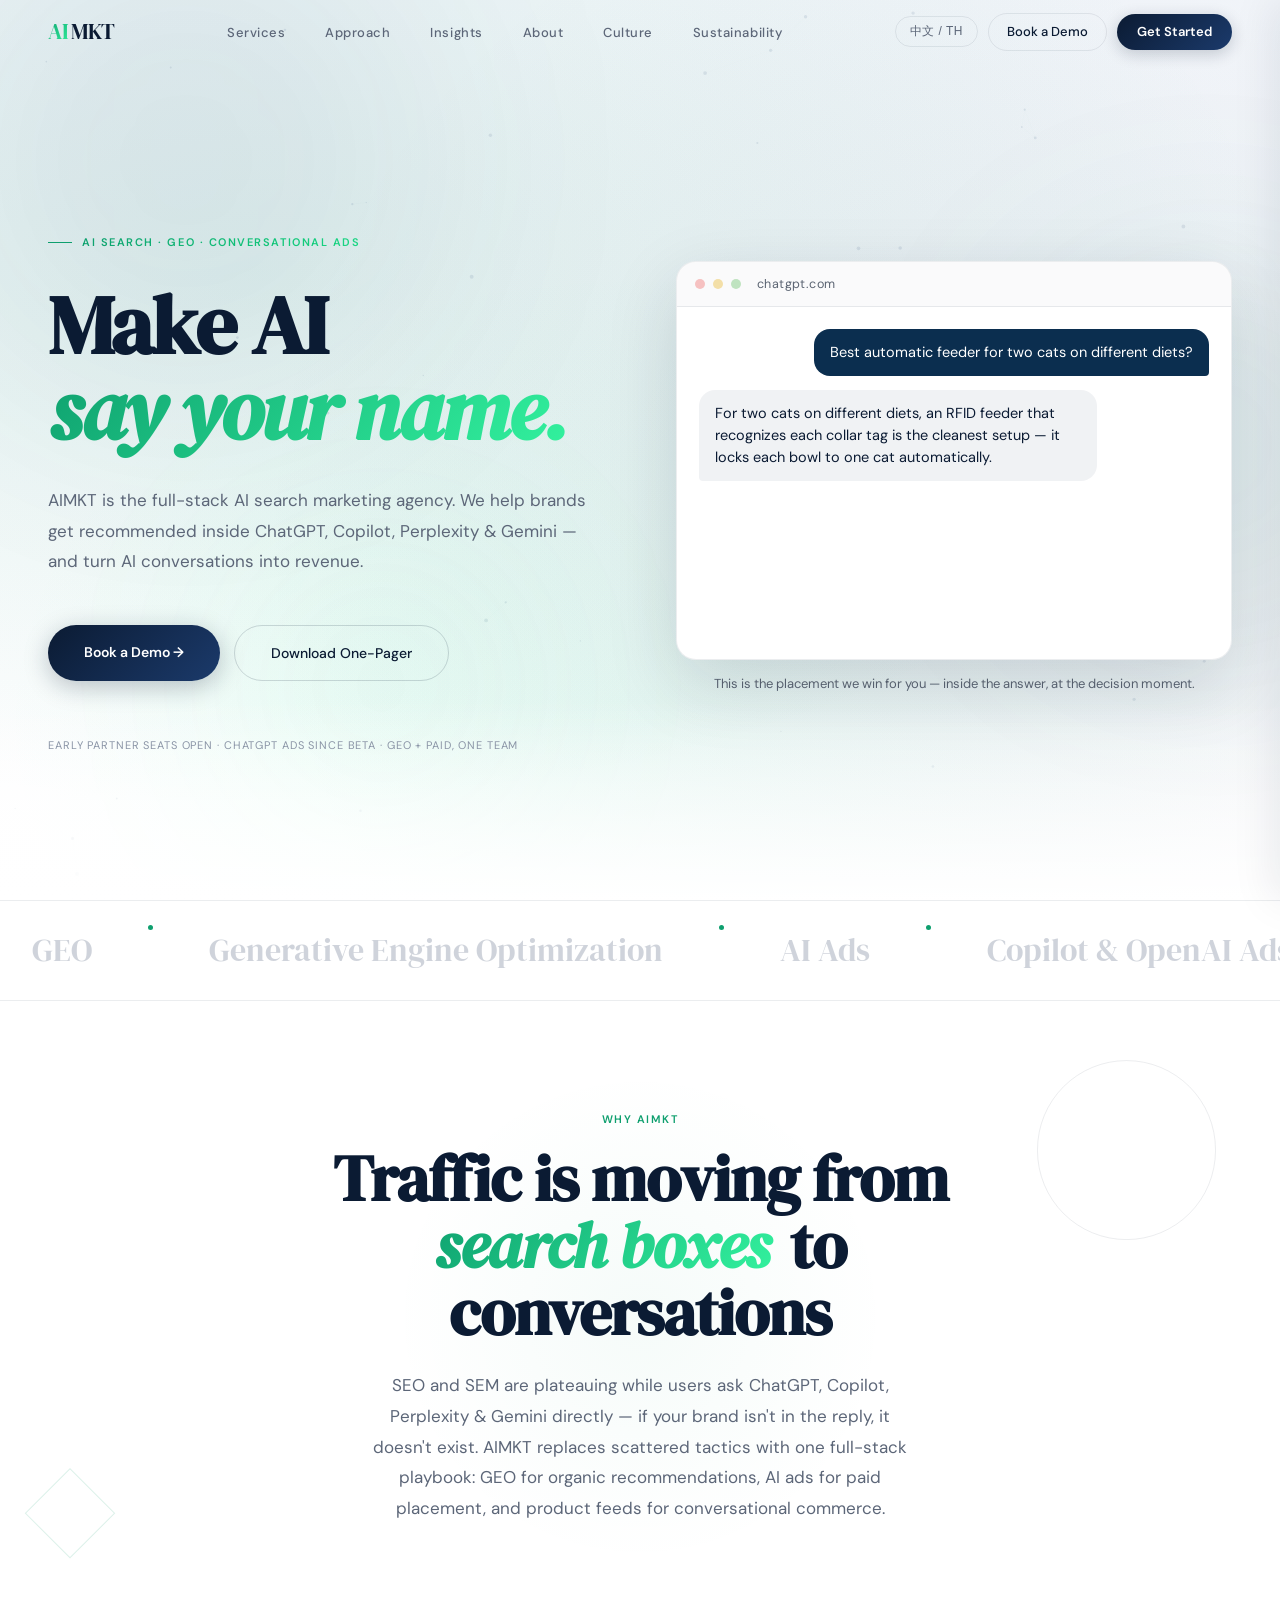
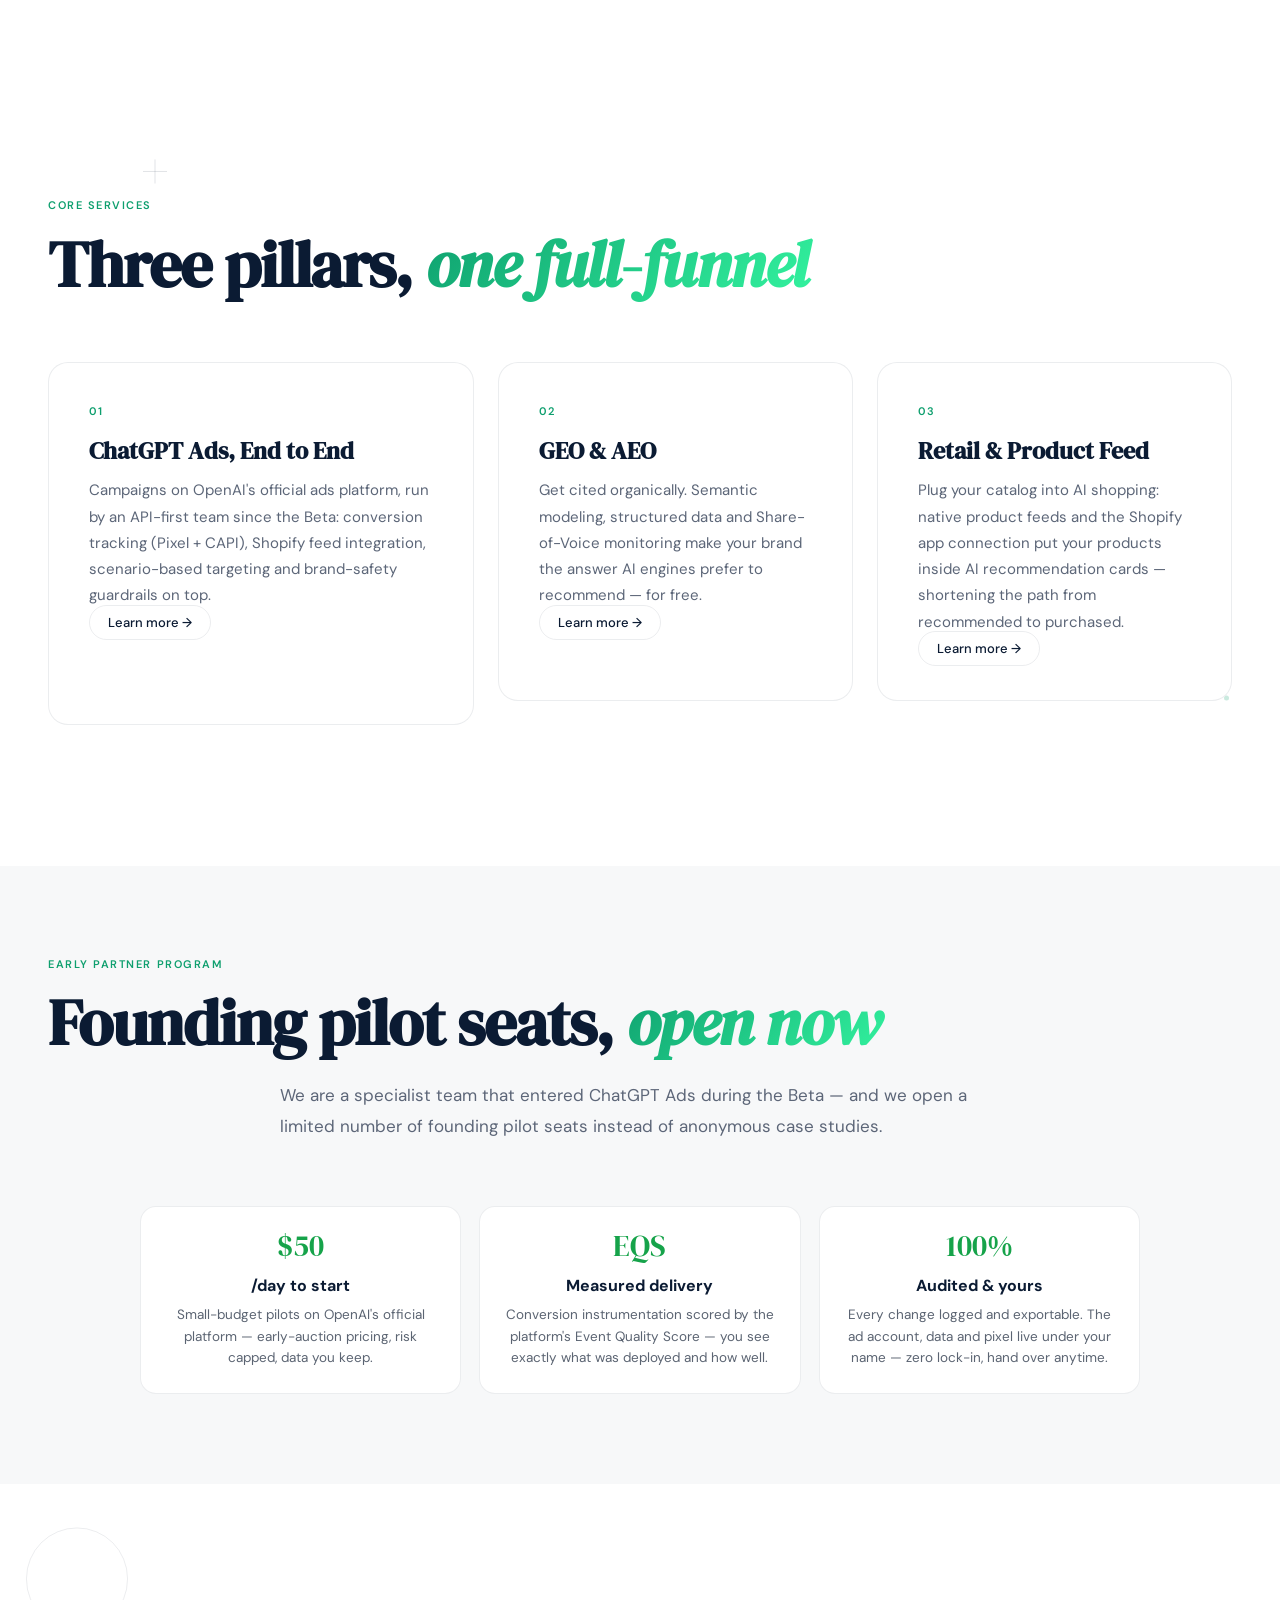
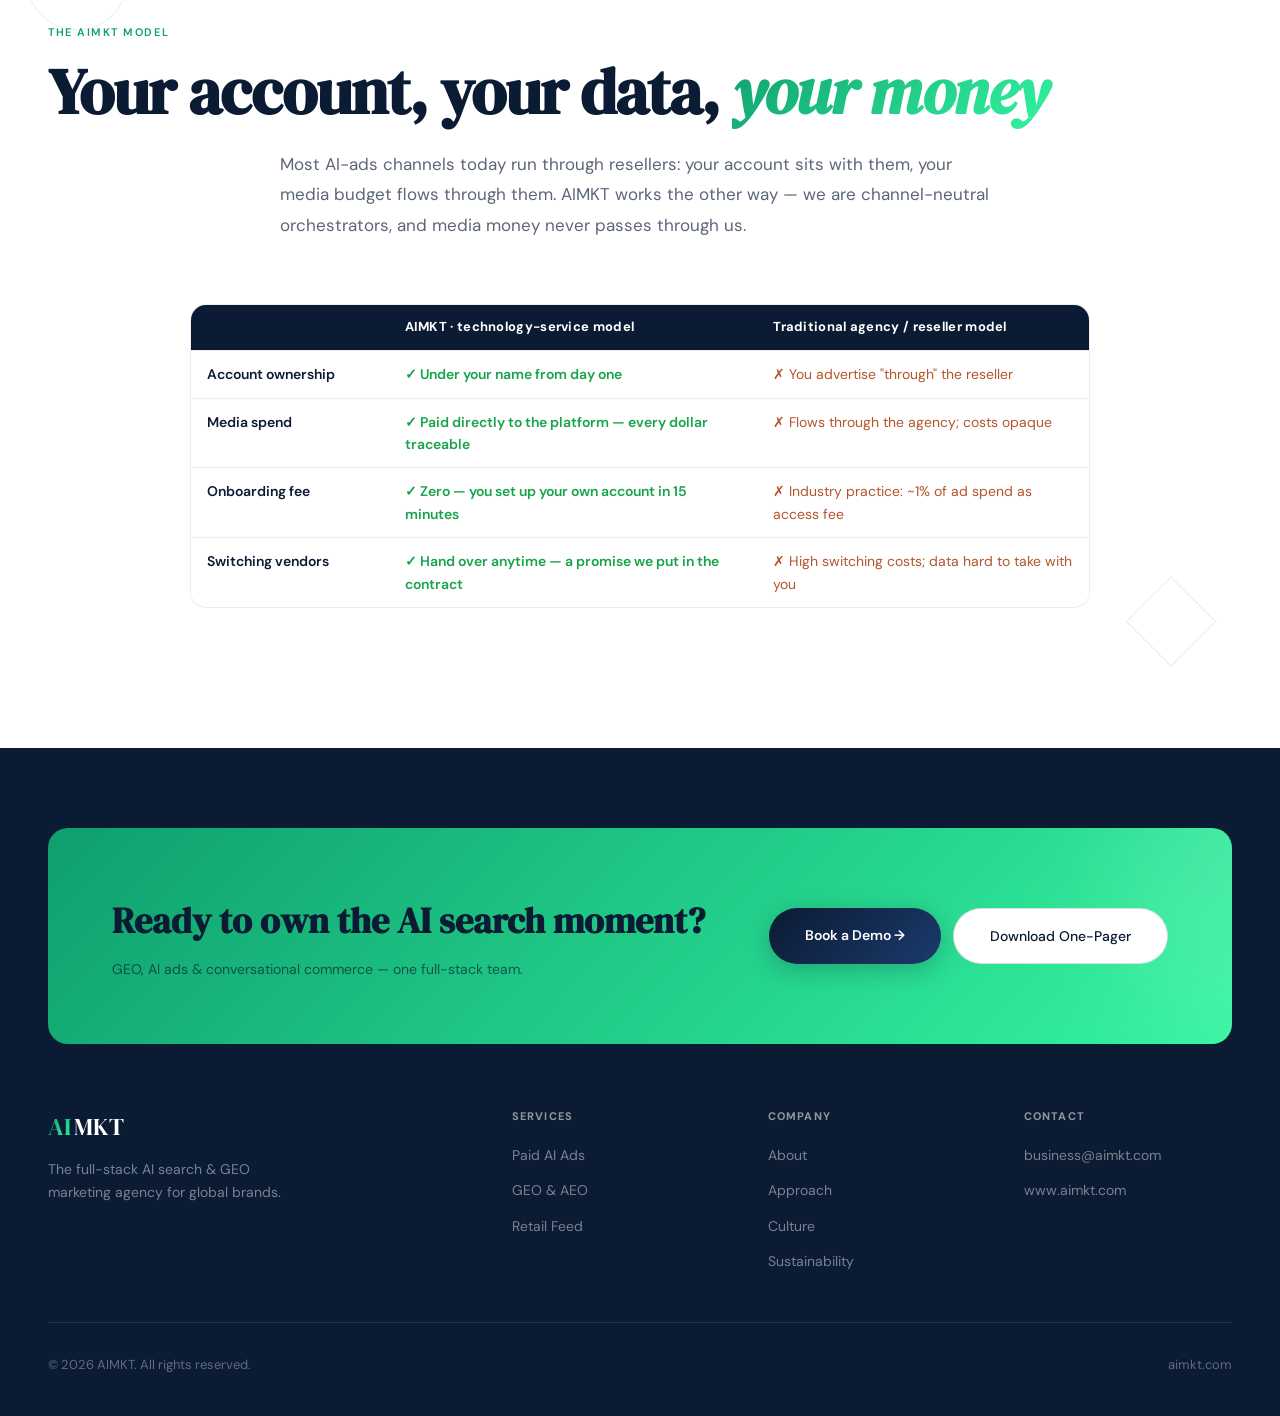
<file: index.html>
<!DOCTYPE html>
<html lang="en">
<head>
  <meta charset="UTF-8">
  <meta name="viewport" content="width=device-width, initial-scale=1.0">
  <title>AIMKT — AI Search, GEO &amp; Conversational Ads Agency</title>
  <meta name="description" content="AIMKT runs ChatGPT Ads end to end — campaigns, Pixel/CAPI conversion tracking, Shopify feeds and GEO — on OpenAI's official platform. Your account, your data, your money.">
  <link rel="canonical" href="https://aimkt.com/">
  <meta property="og:title" content="AIMKT — AI Search, GEO & Conversational Ads Agency">
  <meta property="og:description" content="The full-stack AI search marketing agency. Get recommended inside ChatGPT, Copilot, Perplexity & Gemini.">
  <meta property="og:url" content="https://aimkt.com/">
  <meta property="og:type" content="website">
  <meta name="twitter:card" content="summary_large_image">
  <link rel="icon" href="data:image/svg+xml,<svg xmlns='http://www.w3.org/2000/svg' viewBox='0 0 100 100'><text y='.9em' font-size='90'>⚡</text></svg>">
  <link rel="preconnect" href="https://fonts.googleapis.com">
  <link rel="preconnect" href="https://fonts.gstatic.com" crossorigin>
  <link href="https://fonts.googleapis.com/css2?family=DM+Serif+Display&family=DM+Sans:wght@300;400;500;600;700&display=swap" rel="stylesheet">
  <link rel="stylesheet" href="css/style.css">
</head>
<body class="lang-en">

<a href="#main-content" class="skip-link">Skip to content</a>
<div class="scroll-progress"></div>

<nav>
  <a href="index.html" class="logo"><em>AI</em>MKT</a>
  <ul class="nav-links">
    <li><a href="features.html"><span class="en">Services</span><span class="zh">服务</span><span class="th">บริการ</span></a></li>
    <li><a href="vendors.html"><span class="en">Approach</span><span class="zh">服务方法</span><span class="th">แนวทาง</span></a></li>
    <li><a href="insights.html"><span class="en">Insights</span><span class="zh">洞察</span><span class="th">อินไซต์</span></a></li>
    <li><a href="about.html"><span class="en">About</span><span class="zh">关于我们</span><span class="th">เกี่ยวกับเรา</span></a></li>
    <li><a href="culture.html"><span class="en">Culture</span><span class="zh">企业文化</span><span class="th">วัฒนธรรม</span></a></li>
    <li><a href="sustainability.html"><span class="en">Sustainability</span><span class="zh">可持续发展</span><span class="th">ความยั่งยืน</span></a></li>
  </ul>
  <div class="nav-right">
    <button class="lang-btn" aria-label="Switch language">中文 / TH</button>
    <a href="mailto:business@aimkt.com" class="btn-ghost"><span class="en">Book a Demo</span><span class="zh">预约咨询</span><span class="th">นัดปรึกษา</span></a>
    <a href="mailto:business@aimkt.com" class="btn-primary"><span class="en">Get Started</span><span class="zh">开始合作</span><span class="th">เริ่มต้น</span></a>
  </div>
  <button class="hamburger" aria-label="Menu" aria-expanded="false"><span></span><span></span><span></span></button>
</nav>
<div class="mobile-overlay"></div>
<div class="mobile-menu">
  <a href="index.html"><span class="en">Home</span><span class="zh">首页</span><span class="th">หน้าแรก</span></a>
  <a href="features.html"><span class="en">Services</span><span class="zh">服务</span><span class="th">บริการ</span></a>
  <a href="vendors.html"><span class="en">Approach</span><span class="zh">服务方法</span><span class="th">แนวทาง</span></a>
<a href="insights.html"><span class="en">Insights</span><span class="zh">洞察</span><span class="th">อินไซต์</span></a>
  <a href="about.html"><span class="en">About</span><span class="zh">关于我们</span><span class="th">เกี่ยวกับเรา</span></a>
  <a href="culture.html"><span class="en">Culture</span><span class="zh">企业文化</span><span class="th">วัฒนธรรม</span></a>
  <a href="sustainability.html"><span class="en">Sustainability</span><span class="zh">可持续发展</span><span class="th">ความยั่งยืน</span></a>
</div>

<!-- Hero -->
<div class="hero-bg" aria-hidden="true">
  <canvas id="hero-canvas"></canvas>
  <div class="orb orb-1"></div>
  <div class="orb orb-2"></div>
  <div class="orb orb-3"></div>
</div>
<div class="hero">
  <div class="hero-content">
    <div class="hero-tag reveal"><span class="en gradient-anim">AI Search · GEO · Conversational Ads</span><span class="zh">AI 搜索 · GEO · 对话式广告</span><span class="th">AI Search · GEO · Conversational Ads</span></div>
    <h1 class="reveal d1"><span class="en">Make AI<br><em>say your name.</em></span><span class="zh">让 AI<br><em>替你说出品牌名。</em></span><span class="th">ทำให้ AI<br><em>พูดถึงแบรนด์คุณ</em></span></h1>
    <p class="hero-sub reveal d2"><span class="en">AIMKT is the full-stack AI search marketing agency. We help brands get recommended inside ChatGPT, Copilot, Perplexity &amp; Gemini — and turn AI conversations into revenue.</span><span class="zh">AIMKT 是全栈 AI 搜索营销代理商。我们帮品牌在 ChatGPT、Copilot、Perplexity、Gemini 的回答里赢得优先推荐，把 AI 对话变成真实生意。</span><span class="th">AIMKT คือผู้เชี่ยวชาญด้าน AI Search แบบครบวงจร ช่วยให้แบรนด์ของคุณถูกแนะนำใน ChatGPT, Copilot, Perplexity & Gemini และเปลี่ยนการสนทนา AI เป็นรายได้</span></p>
    <div class="hero-actions reveal d3">
      <a href="mailto:business@aimkt.com" class="btn-lg"><span class="en">Book a Demo →</span><span class="zh">预约咨询 →</span><span class="th">นัดปรึกษา →</span></a>
      <a href="onepager-en.pdf" download class="btn-lg-out"><span class="en">Download One-Pager</span><span class="zh">下载一页介绍</span><span class="th">ดาวน์โหลด One-Pager</span></a>
    </div>
    <p class="hero-trust reveal d4"><span class="en">Early partner seats open · ChatGPT Ads since Beta · GEO + Paid, one team</span><span class="zh">早期合作伙伴席位开放 · ChatGPT Ads Beta 期入场 · GEO 与付费投放一个团队</span><span class="th">เปิดรับพันธมิตรระยะแรก · ChatGPT Ads ตั้งแต่ Beta · GEO + Paid ทีมเดียว</span></p>
  </div>
  <div class="hero-demo-wrap reveal d4">
    <div class="chat-demo" id="chatDemo">
      <div class="chat-demo-bar"><i></i><i></i><i></i><span>chatgpt.com</span></div>
      <div class="chat-demo-body">
        <div class="cd-bubble user"><span id="cdQuestion"></span><span class="caret" id="cdCaret"></span></div>
        <div class="cd-bubble ai" id="cdAnswer">
          <span class="en">For two cats on different diets, an RFID feeder that recognizes each collar tag is the cleanest setup — it locks each bowl to one cat automatically.</span>
          <span class="zh">两只猫吃不同粮的话，最干净的方案是 RFID 智能喂食器——识别项圈自动锁定各自的碗。</span>
          <span class="th">For two cats on different diets, an RFID feeder that recognizes each collar tag is the cleanest setup.</span>
        </div>
        <div class="cd-ad" id="cdAd">
          <div class="cd-ad-thumb">🐾</div>
          <div class="cd-ad-info">
            <div class="cd-ad-sponsored">Sponsored · Your Brand</div>
            <div class="cd-ad-title"><span class="en">Your Product — Smart Feeder for Multi-Pet Homes</span><span class="zh">你的产品——多宠家庭智能喂食器</span><span class="th">สินค้าของคุณ — เครื่องให้อาหารอัจฉริยะสำหรับบ้านหลายสัตว์เลี้ยง</span></div>
            <div class="cd-ad-desc"><span class="en">Scenario-based targeting puts your product in the answer</span><span class="zh">场景化定向让你的产品出现在答案里</span><span class="th">การกำหนดเป้าตามสถานการณ์ทำให้สินค้าของคุณอยู่ในคำตอบ</span></div>
          </div>
          <div class="cd-ad-cta">Shop now</div>
        </div>
      </div>
    </div>
    <p class="cd-caption"><span class="en">This is the placement we win for you — inside the answer, at the decision moment.</span><span class="zh">这就是我们帮你占住的位置——答案里，决策瞬间。</span><span class="th">นี่คือตำแหน่งที่เราช่วยคุณครอง — ในคำตอบ ณ ช่วงเวลาตัดสินใจ</span></p>
  </div>
</div>

<script>
(function(){
  var questions={en:"Best automatic feeder for two cats on different diets?",zh:"两只猫吃不同的粮,有什么好的自动喂食器?",th:"Best automatic feeder for two cats on different diets?"};
  function lang(){return document.body.classList.contains('lang-zh')?'zh':(document.body.classList.contains('lang-th')?'th':'en');}
  function run(){
    var q=document.getElementById('cdQuestion'),a=document.getElementById('cdAnswer'),ad=document.getElementById('cdAd'),caret=document.getElementById('cdCaret');
    var text=questions[lang()]||questions.en;
    q.textContent='';a.classList.remove('show');ad.classList.remove('show');
    var i=0;
    (function type(){
      if(i<=text.length){q.textContent=text.slice(0,i);i++;setTimeout(type,34);}
      else{setTimeout(function(){caret.style.display='none';a.classList.add('show');},420);
           setTimeout(function(){ad.classList.add('show');},1750);
           setTimeout(function(){caret.style.display='';run();},8600);}
    })();
  }
  var started=false;
  window.addEventListener('scroll',function(){if(!started&&window.scrollY<window.innerHeight*0.9){}},{passive:true});
  function boot(){if(started)return;started=true;run();}
  if(window.IntersectionObserver){var io=new IntersectionObserver(function(es){es.forEach(function(e){if(e.isIntersecting){boot();io.disconnect();}})},{threshold:.3});io.observe(document.getElementById('chatDemo'));}
  else{boot();}
})();
</script>

<!-- Marquee -->
<div class="marquee-section">
  <div class="marquee-track">
    <div class="marquee-content"><span class="en">GEO</span><span class="zh">GEO 生成式引擎优化</span><span class="th">GEO</span><i class="dot"></i><span class="en">Generative Engine Optimization</span><span class="zh">语义建模</span><span class="th">Generative Engine Optimization</span><i class="dot"></i><span class="en">AI Ads</span><span class="zh">AI 投放</span><span class="th">AI Ads</span><i class="dot"></i><span class="en">Copilot &amp; OpenAI Ads</span><span class="zh">Copilot / OpenAI Ads</span><span class="th">Copilot & OpenAI Ads</span><i class="dot"></i><span class="en">Share of Voice</span><span class="zh">AI 声量监测</span><span class="th">Share of Voice</span><i class="dot"></i><span class="en">Context Hints</span><span class="zh">上下文意图库</span><span class="th">Context Hints</span><i class="dot"></i><span class="en">Product Feed</span><span class="zh">商品 Feed</span><span class="th">Product Feed</span><i class="dot"></i><span class="en">Conversational Commerce</span><span class="zh">对话式电商</span><span class="th">Conversational Commerce</span><i class="dot"></i></div>
    <div class="marquee-content"><span class="en">GEO</span><span class="zh">GEO 生成式引擎优化</span><span class="th">GEO</span><i class="dot"></i><span class="en">Generative Engine Optimization</span><span class="zh">语义建模</span><span class="th">Generative Engine Optimization</span><i class="dot"></i><span class="en">AI Ads</span><span class="zh">AI 投放</span><span class="th">AI Ads</span><i class="dot"></i><span class="en">Copilot &amp; OpenAI Ads</span><span class="zh">Copilot / OpenAI Ads</span><span class="th">Copilot & OpenAI Ads</span><i class="dot"></i><span class="en">Share of Voice</span><span class="zh">AI 声量监测</span><span class="th">Share of Voice</span><i class="dot"></i><span class="en">Context Hints</span><span class="zh">上下文意图库</span><span class="th">Context Hints</span><i class="dot"></i><span class="en">Product Feed</span><span class="zh">商品 Feed</span><span class="th">Product Feed</span><i class="dot"></i><span class="en">Conversational Commerce</span><span class="zh">对话式电商</span><span class="th">Conversational Commerce</span><i class="dot"></i></div>
  </div>
</div>

<!-- Why AIMKT -->
<section id="main-content" class="section-glow" style="text-align:center;padding-top:110px;padding-bottom:110px">
  <div class="geo geo-ring pulse-ring" style="top:10%;right:5%" data-speed=".02"></div>
  <div class="geo geo-diamond float" style="bottom:15%;left:3%" data-speed=".04"></div>
  <div class="reveal" style="max-width:780px;margin:0 auto">
    <div class="eyebrow"><span class="en">Why AIMKT</span><span class="zh">为什么选择 AIMKT</span><span class="th">ทำไมต้อง AIMKT</span></div>
    <h2 class="sh2" style="text-align:center"><span class="en">Traffic is moving from <em>search boxes</em> to conversations</span><span class="zh">流量正从<em>搜索框</em>迁移到<em>对话</em></span><span class="th">การเข้าชมกำลังเปลี่ยนจาก<em>กล่องค้นหา</em>สู่การสนทนา</span></h2>
    <p class="slead" style="margin:0 auto"><span class="en">SEO and SEM are plateauing while users ask ChatGPT, Copilot, Perplexity &amp; Gemini directly — if your brand isn't in the reply, it doesn't exist. AIMKT replaces scattered tactics with one full-stack playbook: GEO for organic recommendations, AI ads for paid placement, and product feeds for conversational commerce.</span><span class="zh">SEO 与 SEM 流量见顶，用户开始直接问 ChatGPT、Copilot、Perplexity、Gemini 要答案——品牌若不在 AI 的回答里，就等于不存在。AIMKT 用一套全栈打法取代零散试错：GEO 占住自然推荐、AI 投放卡位付费入口、商品 Feed 接入对话式电商。</span><span class="th">SEO และ SEM กำลังชะลอตัว ผู้ใช้ถาม ChatGPT, Copilot, Perplexity, Gemini โดยตรง ถ้าแบรนด์ไม่อยู่ในคำตอบ ก็เท่ากับไม่มีอยู่ AIMKT รวม GEO โฆษณา AI และ Product Feed เป็นแผนเดียว</span></p>
  </div>
</section>

<!-- Services Bento Grid -->
<section>
  <div class="geo geo-cross float-d1" style="top:8%;left:8%"></div>
  <div class="geo geo-dot" style="bottom:20%;right:4%"></div>
  <div class="shead reveal">
    <div class="eyebrow"><span class="en">Core Services</span><span class="zh">核心服务</span><span class="th">บริการหลัก</span></div>
    <h2 class="sh2"><span class="en">Three pillars, <em>one full-funnel</em></span><span class="zh">三大支撑，<em>覆盖全链路</em></span><span class="th">สามเสาหลัก<em>ครบทุกขั้นตอน</em></span></h2>
  </div>
  <div class="bento-grid">
    <div class="card card-tilt reveal">
      <div class="card-tag"><span class="en">01</span></div>
      <h3><span class="en">ChatGPT Ads, End to End</span><span class="zh">ChatGPT Ads 全链路投放</span><span class="th">ChatGPT Ads แบบครบวงจร</span></h3>
      <p><span class="en">Campaigns on OpenAI's official ads platform, run by an API-first team since the Beta: conversion tracking (Pixel + CAPI), Shopify feed integration, scenario-based targeting and brand-safety guardrails on top.</span><span class="zh">基于 OpenAI 官方广告平台的投放——Beta 期入场、API 优先的团队操盘：转化追踪（Pixel + CAPI）部署、Shopify 商品目录接入、场景化定向与品牌安全护栏。</span><span class="th">แคมเปญบนแพลตฟอร์มโฆษณาทางการของ OpenAI โดยทีม API-first ตั้งแต่ Beta: ติดตาม Conversion (Pixel + CAPI), เชื่อมต่อ Shopify Feed, การกำหนดเป้าตามสถานการณ์ และ Brand Safety</span></p>
      <a href="features.html" class="btn-ghost" style="margin-top:1.5rem;border-color:var(--border);color:var(--ink)"><span class="en">Learn more →</span><span class="zh">了解更多 →</span><span class="th">เรียนรู้เพิ่มเติม →</span></a>
    </div>
    <div class="card card-tilt reveal d1">
      <div class="card-tag"><span class="en">02</span></div>
      <h3><span class="en">GEO &amp; AEO</span><span class="zh">GEO / AEO 自然引用优化</span><span class="th">GEO &amp; AEO</span></h3>
      <p><span class="en">Get cited organically. Semantic modeling, structured data and Share-of-Voice monitoring make your brand the answer AI engines prefer to recommend — for free.</span><span class="zh">让品牌被自然引用。语义建模、结构化数据与 AI 声量监测，让品牌成为 AI 引擎优先推荐的答案——而且是免费的。</span><span class="th">ให้แบรนด์ถูกอ้างอิงโดยธรรมชาติ ด้วย Semantic Modeling, Structured Data และการติดตาม Share of Voice</span></p>
      <a href="features.html" class="btn-ghost" style="margin-top:1.5rem;border-color:var(--border);color:var(--ink)"><span class="en">Learn more →</span><span class="zh">了解更多 →</span><span class="th">เรียนรู้เพิ่มเติม →</span></a>
    </div>
    <div class="card card-tilt reveal d2">
      <div class="card-tag"><span class="en">03</span></div>
      <h3><span class="en">Retail &amp; Product Feed</span><span class="zh">Retail &amp; Product Feed</span><span class="th">Retail &amp; Product Feed</span></h3>
      <p><span class="en">Plug your catalog into AI shopping: native product feeds and the Shopify app connection put your products inside AI recommendation cards — shortening the path from recommended to purchased.</span><span class="zh">把商品库接入 AI 购物：原生商品 Feed 与 Shopify 直连，让你的商品出现在 AI 推荐卡片里，缩短从「被推荐」到「下单」的路径。</span><span class="th">เชื่อมแคตตาล็อกเข้ากับ AI Shopping ด้วย Product Feed และ Shopify เพื่อให้สินค้าของคุณปรากฏในการ์ดแนะนำของ AI</span></p>
      <a href="features.html" class="btn-ghost" style="margin-top:1.5rem;border-color:var(--border);color:var(--ink)"><span class="en">Learn more →</span><span class="zh">了解更多 →</span><span class="th">เรียนรู้เพิ่มเติม →</span></a>
    </div>
  </div>
</section>

<!-- Early Partner Program -->
<section style="background:rgba(11,46,79,.03);padding-top:90px;padding-bottom:90px">
  <div class="shead reveal">
    <div class="eyebrow"><span class="en">Early Partner Program</span><span class="zh">早期合作伙伴计划</span><span class="th">โปรแกรมพันธมิตรระยะแรก</span></div>
    <h2 class="sh2"><span class="en">Founding pilot seats, <em>open now</em></span><span class="zh">首批试点席位，<em>开放中</em></span><span class="th">ที่นั่งนำร่องรุ่นแรก<em>เปิดอยู่ตอนนี้</em></span></h2>
    <p class="slead" style="max-width:720px;margin:0 auto 8px"><span class="en">We are a specialist team that entered ChatGPT Ads during the Beta — and we open a limited number of founding pilot seats instead of anonymous case studies.</span><span class="zh">我们是 Beta 期入场的 ChatGPT Ads 专职团队——我们开放少量首批试点席位，而不是放匿名案例。</span><span class="th">เราเป็นทีมเฉพาะทางที่เข้าสู่ ChatGPT Ads ตั้งแต่ Beta และเปิดที่นั่งนำร่องจำนวนจำกัดแทนเคสศึกษาไม่ระบุชื่อ</span></p>
  </div>
  <div class="pilot-grid" style="margin-top:34px">
    <div class="pilot-card reveal">
      <div class="pilot-num">$50</div>
      <h4><span class="en">/day to start</span><span class="zh">/日起测</span><span class="th">/วัน เริ่มต้น</span></h4>
      <p><span class="en">Small-budget pilots on OpenAI's official platform — early-auction pricing, risk capped, data you keep.</span><span class="zh">OpenAI 官方平台小预算试点——竞价早期红利、风险可控、数据归你。</span><span class="th">นำร่องงบประมาณเล็กบนแพลตฟอร์มทางการของ OpenAI — ความเสี่ยงจำกัด ข้อมูลเป็นของคุณ</span></p>
    </div>
    <div class="pilot-card reveal d1">
      <div class="pilot-num">EQS</div>
      <h4><span class="en">Measured delivery</span><span class="zh">量化验收</span><span class="th">การส่งมอบที่วัดผลได้</span></h4>
      <p><span class="en">Conversion instrumentation scored by the platform's Event Quality Score — you see exactly what was deployed and how well.</span><span class="zh">转化部署以平台官方 Event Quality Score 打分验收——装了什么、装得好不好，全部可见。</span><span class="th">การติดตั้ง Conversion ถูกวัดด้วย Event Quality Score ของแพลตฟอร์ม</span></p>
    </div>
    <div class="pilot-card reveal d2">
      <div class="pilot-num">100%</div>
      <h4><span class="en">Audited &amp; yours</span><span class="zh">全程审计、账户归你</span><span class="th">ตรวจสอบได้ และเป็นของคุณ</span></h4>
      <p><span class="en">Every change logged and exportable. The ad account, data and pixel live under your name — zero lock-in, hand over anytime.</span><span class="zh">每一步操作留痕可导出。广告账户、数据与像素都在你名下——零锁定，随时移交。</span><span class="th">ทุกการเปลี่ยนแปลงถูกบันทึก บัญชีโฆษณาและข้อมูลอยู่ในชื่อของคุณ ไม่มีการล็อคอิน</span></p>
    </div>
  </div>
</section>

<!-- Differentiation: AIMKT vs traditional -->
<section>
  <div class="geo geo-ring float-d2" style="top:5%;left:2%;width:clamp(60px,8vw,120px);height:clamp(60px,8vw,120px)" data-speed=".015"></div>
  <div class="geo geo-diamond float-d3" style="bottom:10%;right:6%" data-speed=".025"></div>
  <div class="shead reveal">
    <div class="eyebrow"><span class="en">The AIMKT Model</span><span class="zh">AIMKT 的合作模式</span><span class="th">โมเดลของ AIMKT</span></div>
    <h2 class="sh2"><span class="en">Your account, your data, <em>your money</em></span><span class="zh">你的账户、你的数据、<em>你的钱</em></span><span class="th">บัญชีของคุณ ข้อมูลของคุณ<em>เงินของคุณ</em></span></h2>
    <p class="slead" style="max-width:720px;margin:0 auto"><span class="en">Most AI-ads channels today run through resellers: your account sits with them, your media budget flows through them. AIMKT works the other way — we are channel-neutral orchestrators, and media money never passes through us.</span><span class="zh">如今多数 AI 广告通道走的是转售模式：账户在代理手里，媒体费也经他们的手。AIMKT 反其道而行——我们是通道中立的编排者，媒体款永远不经过我们。</span><span class="th">ช่องทาง AI Ads ส่วนใหญ่วันนี้ผ่านตัวแทนขายต่อ AIMKT ทำตรงข้าม — เราเป็นผู้ประสานช่องทางที่เป็นกลาง เงินสื่อไม่ผ่านมือเรา</span></p>
  </div>
  <div class="vs-wrap reveal" style="margin-top:34px">
    <table class="vs-table">
      <tr>
        <th></th>
        <th>AIMKT <span class="en">· technology-service model</span><span class="zh">· 技术服务模式</span><span class="th">· technology-service model</span></th>
        <th><span class="en">Traditional agency / reseller model</span><span class="zh">传统代理 / 转售模式</span><span class="th">Traditional reseller model</span></th>
      </tr>
      <tr>
        <td><span class="en">Account ownership</span><span class="zh">账户所有权</span><span class="th">ความเป็นเจ้าของบัญชี</span></td>
        <td class="vs-yes"><span class="en">✓ Under your name from day one</span><span class="zh">✓ 从第一天起就在你名下</span><span class="th">✓ อยู่ในชื่อของคุณตั้งแต่วันแรก</span></td>
        <td class="vs-no"><span class="en">✗ You advertise "through" the reseller</span><span class="zh">✗ 你在「通过」转售商投广告</span><span class="th">✗ โฆษณาผ่านตัวแทนขายต่อ</span></td>
      </tr>
      <tr>
        <td><span class="en">Media spend</span><span class="zh">媒体费</span><span class="th">งบสื่อ</span></td>
        <td class="vs-yes"><span class="en">✓ Paid directly to the platform — every dollar traceable</span><span class="zh">✓ 直付平台，每一分钱可查</span><span class="th">✓ จ่ายตรงกับแพลตฟอร์ม ตรวจสอบได้ทุกบาท</span></td>
        <td class="vs-no"><span class="en">✗ Flows through the agency; costs opaque</span><span class="zh">✗ 经手代理，成本不透明</span><span class="th">✗ ไหลผ่านเอเจนซี่</span></td>
      </tr>
      <tr>
        <td><span class="en">Onboarding fee</span><span class="zh">开户通道费</span><span class="th">ค่าธรรมเนียมเริ่มต้น</span></td>
        <td class="vs-yes"><span class="en">✓ Zero — you set up your own account in 15 minutes</span><span class="zh">✓ 零——你自己 15 分钟开户</span><span class="th">✓ ฟรี — เปิดบัญชีเองใน 15 นาที</span></td>
        <td class="vs-no"><span class="en">✗ Industry practice: ~1% of ad spend as access fee</span><span class="zh">✗ 行业惯例：约 1% 消耗额的通道费</span><span class="th">✗ ค่าเข้าถึงประมาณ 1% ของยอดโฆษณา</span></td>
      </tr>
      <tr>
        <td><span class="en">Switching vendors</span><span class="zh">更换服务商</span><span class="th">การเปลี่ยนผู้ให้บริการ</span></td>
        <td class="vs-yes"><span class="en">✓ Hand over anytime — a promise we put in the contract</span><span class="zh">✓ 随时移交——写进合同的承诺</span><span class="th">✓ ส่งมอบได้ทุกเมื่อ ระบุในสัญญา</span></td>
        <td class="vs-no"><span class="en">✗ High switching costs; data hard to take with you</span><span class="zh">✗ 更换成本高、数据难带走</span><span class="th">✗ ต้นทุนการเปลี่ยนสูง</span></td>
      </tr>
    </table>
  </div>
</section>

<!-- Footer -->
<footer>
  <div class="fi">
    <div class="fcta reveal">
      <div class="footer-cta-text">
        <h3><span class="en">Ready to own the AI search moment?</span><span class="zh">准备好占领 AI 搜索的下一个入口了吗？</span><span class="th">พร้อมครองช่วงเวลาการค้นหา AI หรือยัง?</span></h3>
        <p><span class="en">GEO, AI ads &amp; conversational commerce — one full-stack team.</span><span class="zh">GEO、AI 投放与对话式电商，一个全栈团队搞定。</span><span class="th">GEO, โฆษณา AI และพาณิชย์แบบสนทนา — ทีมเดียวครบจบ</span></p>
      </div>
      <div class="fcta-btns">
        <a href="mailto:business@aimkt.com" class="btn-primary btn-lg"><span class="en">Book a Demo →</span><span class="zh">预约咨询 →</span><span class="th">นัดปรึกษา →</span></a>
        <a href="onepager-en.pdf" download class="btn-lg-out" style="background:#fff;color:#0B1B33;border-color:rgba(11,27,51,.15)"><span class="en">Download One-Pager</span><span class="zh">下载一页介绍</span><span class="th">ดาวน์โหลด One-Pager</span></a>
      </div>
    </div>
    <div class="ftop">
      <div>
        <div class="flogo"><em>AI</em>MKT</div>
        <p class="fdesc en">The full-stack AI search &amp; GEO marketing agency for global brands.</p>
        <p class="fdesc zh">面向全球化品牌的 AI 搜索与 GEO 全栈营销代理商。</p>
        <p class="fdesc th">ผู้เชี่ยวชาญด้าน AI Search และ GEO แบบครบวงจรสำหรับแบรนด์ระดับโลก</p>
      </div>
      <div>
        <div class="fct"><span class="en">Services</span><span class="zh">服务</span><span class="th">บริการ</span></div>
        <ul class="flinks">
          <li><a href="features.html"><span class="en">Paid AI Ads</span><span class="zh">付费 AI 投放</span><span class="th">โฆษณา AI</span></a></li>
          <li><a href="features.html"><span class="en">GEO &amp; AEO</span><span class="zh">GEO 优化</span><span class="th">GEO</span></a></li>
          <li><a href="features.html"><span class="en">Retail Feed</span><span class="zh">商品 Feed</span><span class="th">Retail Feed</span></a></li>
        </ul>
      </div>
      <div>
        <div class="fct"><span class="en">Company</span><span class="zh">公司</span><span class="th">บริษัท</span></div>
        <ul class="flinks">
          <li><a href="about.html"><span class="en">About</span><span class="zh">关于我们</span><span class="th">เกี่ยวกับเรา</span></a></li>
          <li><a href="vendors.html"><span class="en">Approach</span><span class="zh">服务方法</span><span class="th">แนวทาง</span></a></li>
          <li><a href="culture.html"><span class="en">Culture</span><span class="zh">企业文化</span><span class="th">วัฒนธรรม</span></a></li>
          <li><a href="sustainability.html"><span class="en">Sustainability</span><span class="zh">可持续发展</span><span class="th">ความยั่งยืน</span></a></li>
        </ul>
      </div>
      <div>
        <div class="fct"><span class="en">Contact</span><span class="zh">联系</span><span class="th">ติดต่อ</span></div>
        <ul class="flinks">
          <li><a href="mailto:business@aimkt.com">business@aimkt.com</a></li>
          <li><a href="https://www.aimkt.com">www.aimkt.com</a></li>
        </ul>
      </div>
    </div>
    <div class="fbot">
      <span>© 2026 AIMKT. <span class="en">All rights reserved.</span><span class="zh">保留所有权利。</span><span class="th">สงวนลิขสิทธิ์</span></span>
      <span>aimkt.com</span>
    </div>
  </div>
</footer>
<div class="cursor-glow"></div>
<button class="back-to-top" aria-label="Back to top">↑</button>
<script src="js/main.js"></script>
</body>
</html>
</file>
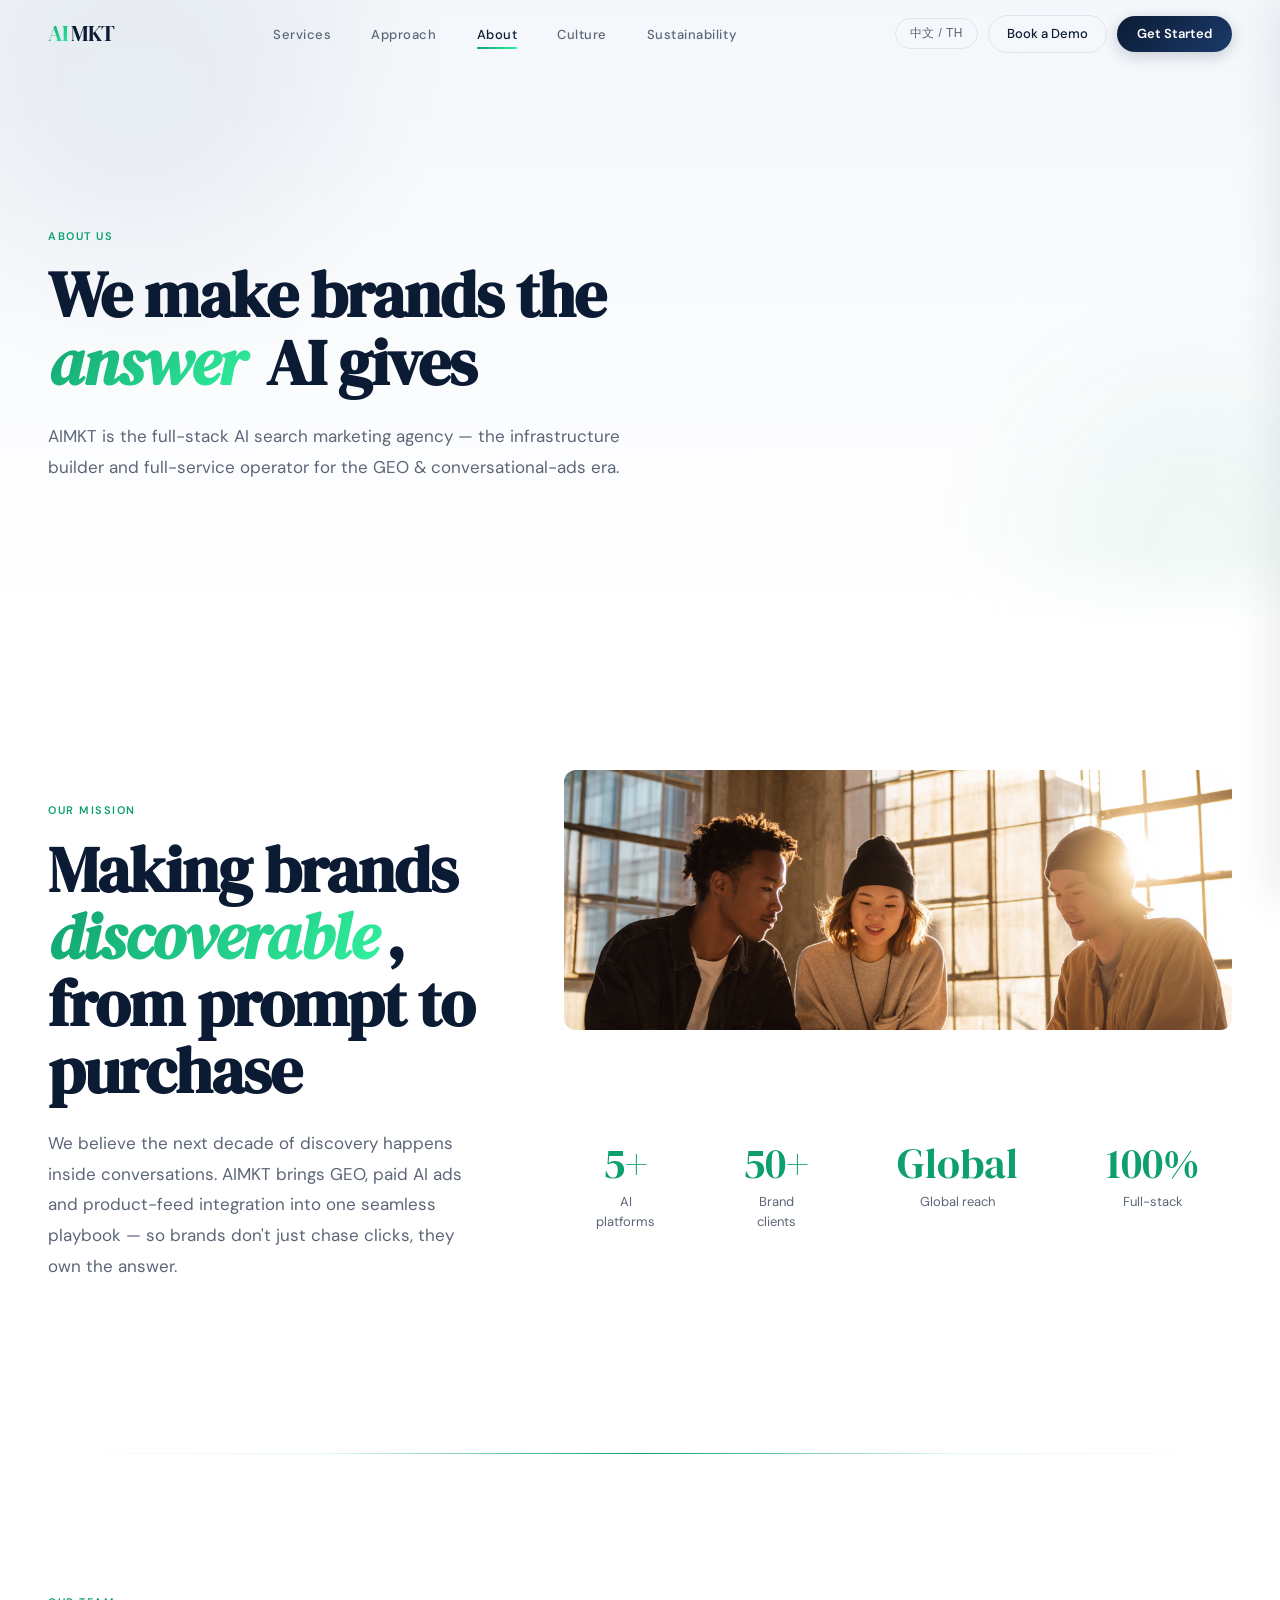
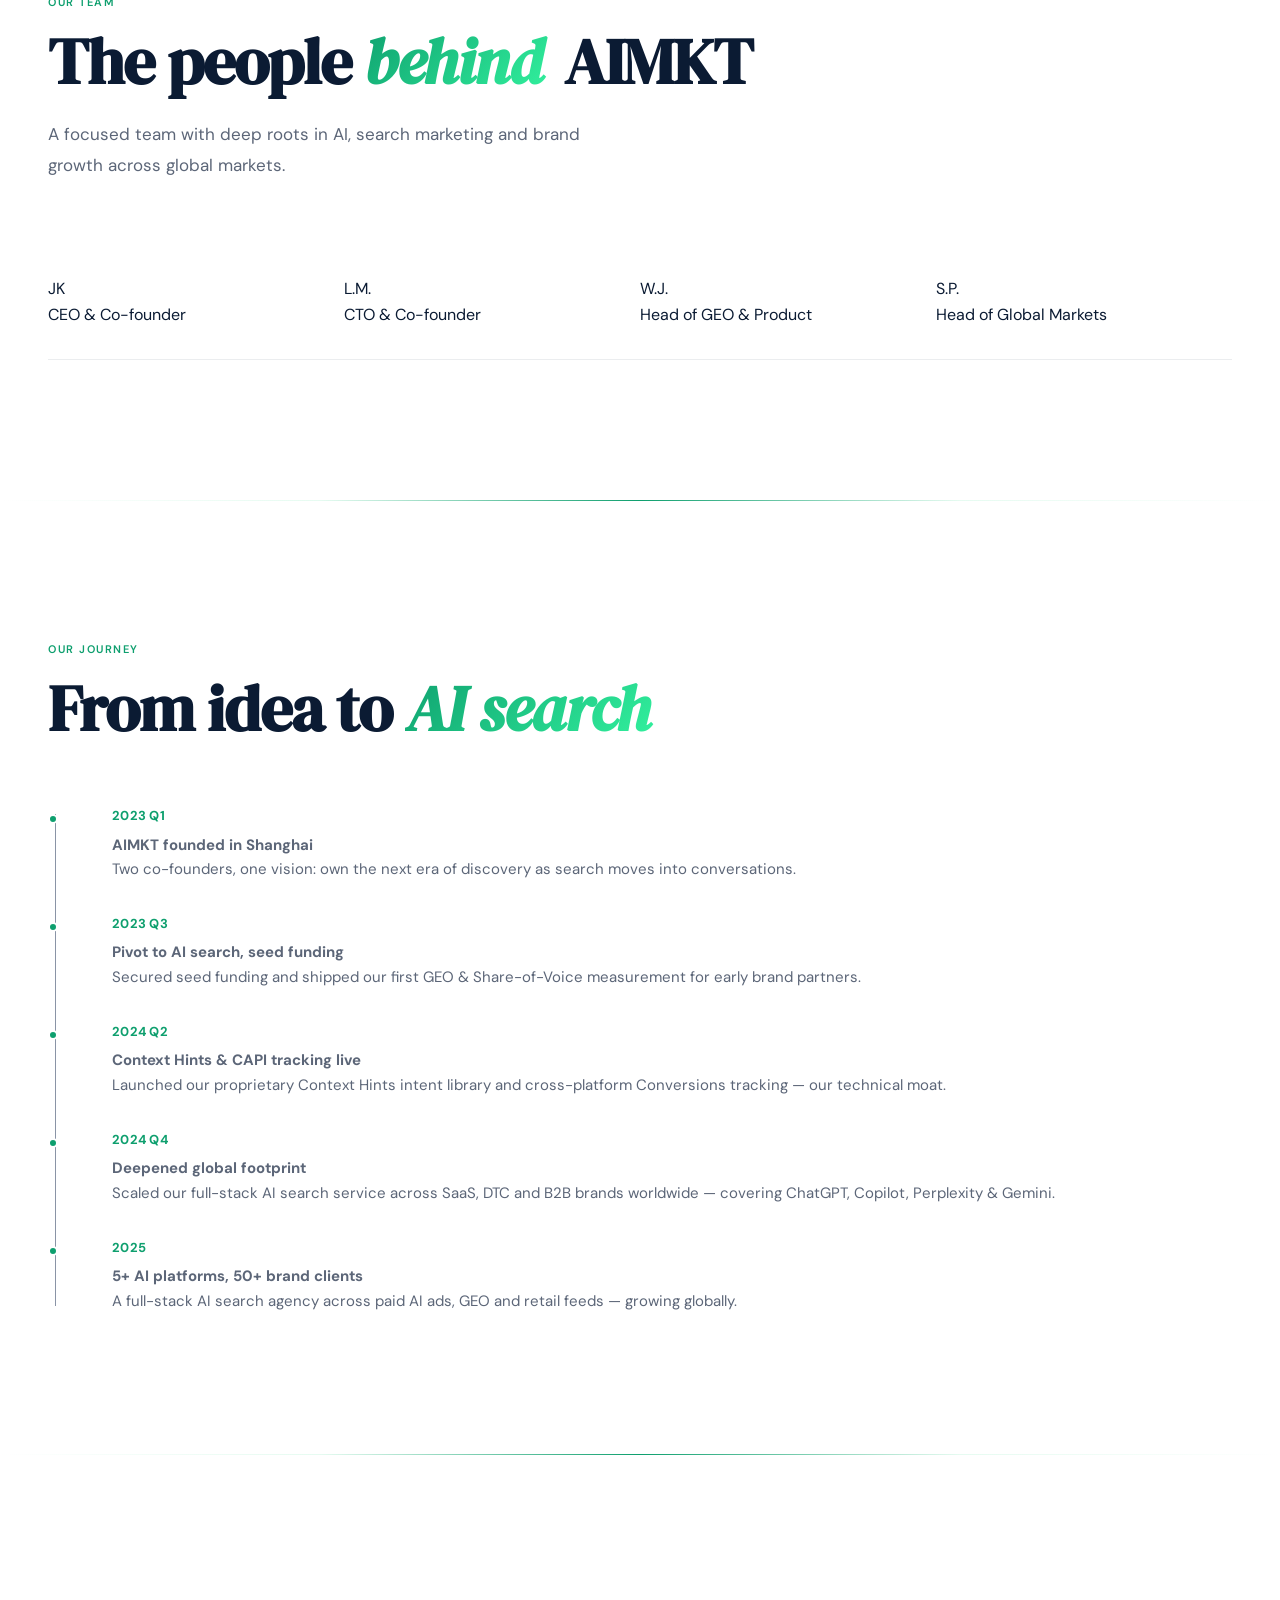
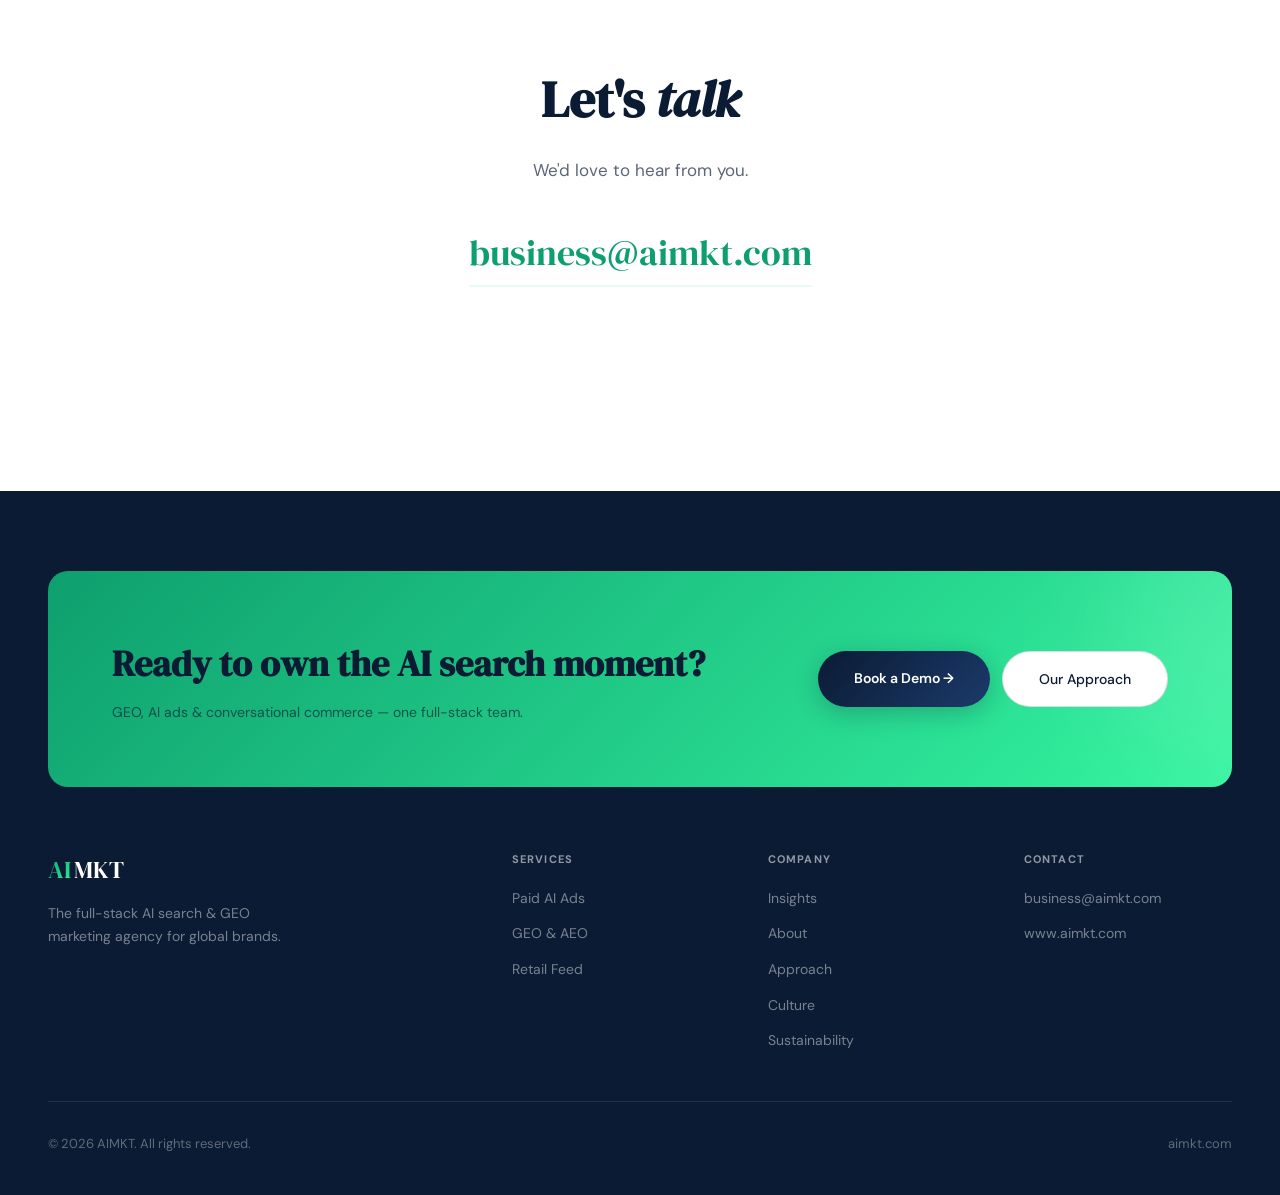
<file: about.html>
<!DOCTYPE html>
<html lang="en">
<head>
<meta charset="UTF-8">
<meta name="viewport" content="width=device-width, initial-scale=1.0">
<title>AIMKT — About · The Full-Stack AI Search Agency</title>
<meta name="description" content="AIMKT is the full-stack AI search marketing agency. We build the infrastructure that makes brands the answer AI engines recommend.">
<meta name="keywords" content="AI search agency, GEO, about AIMKT, generative engine optimization, conversational ads">
<link rel="canonical" href="https://aimkt.com/about.html">
<meta property="og:type" content="website">
<meta property="og:title" content="AIMKT — About · The Full-Stack AI Search Agency">
<meta property="og:description" content="AIMKT builds the infrastructure that makes brands the answer AI engines recommend.">
<meta property="og:url" content="https://aimkt.com/about.html">
<meta property="og:site_name" content="AIMKT">
<meta name="twitter:card" content="summary_large_image">
<meta name="twitter:title" content="AIMKT — About">
<meta name="twitter:description" content="The full-stack AI search & GEO marketing agency.">
<link rel="icon" type="image/svg+xml" href="data:image/svg+xml,<svg xmlns='http://www.w3.org/2000/svg' viewBox='0 0 100 100'><text y='.9em' font-size='90'>⚡</text></svg>">
<link rel="preconnect" href="https://fonts.googleapis.com">
<link rel="preconnect" href="https://fonts.gstatic.com" crossorigin>
<link href="https://fonts.googleapis.com/css2?family=DM+Serif+Display:ital@0;1&family=DM+Sans:opsz,wght@9..40,300;9..40,400;9..40,500;9..40,600&display=swap" rel="stylesheet">
<link rel="stylesheet" href="css/style.css">
</head>
<body class="lang-en" style="--nav-h:68px">

<a href="#main-content" class="skip-link">Skip to content</a>
<div class="scroll-progress"></div>

<nav>
  <a href="index.html" class="logo"><em>AI</em>MKT</a>
  <ul class="nav-links">
    <li><a href="features.html"><span class="en">Services</span><span class="zh">服务</span><span class="th">บริการ</span></a></li>
    <li><a href="vendors.html"><span class="en">Approach</span><span class="zh">服务方法</span><span class="th">แนวทาง</span></a></li>
    <li><a href="about.html" class="active"><span class="en">About</span><span class="zh">关于我们</span><span class="th">เกี่ยวกับเรา</span></a></li>
    <li><a href="culture.html"><span class="en">Culture</span><span class="zh">企业文化</span><span class="th">วัฒนธรรม</span></a></li>
    <li><a href="sustainability.html"><span class="en">Sustainability</span><span class="zh">可持续发展</span><span class="th">ความยั่งยืน</span></a></li>
  </ul>
  <div class="nav-right">
    <button class="lang-btn" aria-label="Switch language">中文 / TH</button>
    <a href="mailto:business@aimkt.com" class="btn-ghost"><span class="en">Book a Demo</span><span class="zh">预约咨询</span><span class="th">นัดปรึกษา</span></a>
    <a href="mailto:business@aimkt.com" class="btn-primary"><span class="en">Get Started</span><span class="zh">开始合作</span><span class="th">เริ่มต้น</span></a>
  </div>
  <button class="hamburger" aria-label="Menu" aria-expanded="false"><span></span><span></span><span></span></button>
</nav>

<div class="mobile-overlay"></div>
<div class="mobile-menu">
  <a href="index.html"><span class="en">Home</span><span class="zh">首页</span><span class="th">หน้าแรก</span></a>
  <a href="features.html"><span class="en">Services</span><span class="zh">服务</span><span class="th">บริการ</span></a>
  <a href="vendors.html"><span class="en">Approach</span><span class="zh">服务方法</span><span class="th">แนวทาง</span></a>
<a href="insights.html"><span class="en">Insights</span><span class="zh">洞察</span><span class="th">อินไซต์</span></a>
  <a href="about.html"><span class="en">About</span><span class="zh">关于我们</span><span class="th">เกี่ยวกับเรา</span></a>
  <a href="culture.html"><span class="en">Culture</span><span class="zh">企业文化</span><span class="th">วัฒนธรรม</span></a>
  <a href="sustainability.html"><span class="en">Sustainability</span><span class="zh">可持续发展</span><span class="th">ความยั่งยืน</span></a>
</div>

<!-- PAGE HERO -->
<div class="page-hero-wrap" style="min-height:70vh">
  <div class="orb orb-1" aria-hidden="true"></div>
  <div class="orb orb-2" aria-hidden="true"></div>
  <div class="page-hero" style="min-height:70vh;display:flex;flex-direction:column;justify-content:center">
    <div class="eyebrow reveal"><span class="en">About Us</span><span class="zh">关于我们</span><span class="th">เกี่ยวกับเรา</span></div>
    <h1 class="reveal d1"><span class="en">We make brands the<br><em>answer</em> AI gives</span><span class="zh">我们让品牌成为<br>AI 给出的<em>答案</em></span><span class="th">เราทำให้แบรนด์เป็น<em><br>คำตอบ</em>ที่ AI ให้</span></h1>
    <p class="reveal d2"><span class="en">AIMKT is the full-stack AI search marketing agency — the infrastructure builder and full-service operator for the GEO &amp; conversational-ads era.</span><span class="zh">AIMKT 是全栈 AI 搜索营销代理商——AI 搜索时代的基础设施搭建者与全局服务商。</span><span class="th">AIMKT คือผู้เชี่ยวชาญด้าน AI Search แบบครบวงจร ผู้สร้างโครงสร้างพื้นฐานและผู้ให้บริการครบวงจรในยุค GEO</span></p>
  </div>
</div>

<!-- MISSION & STATS -->
<section id="main-content">
  <div class="editorial reveal">
    <div class="editorial-left">
      <div class="eyebrow"><span class="en">Our Mission</span><span class="zh">我们的使命</span><span class="th">พันธกิจของเรา</span></div>
      <h2 class="sh2"><span class="en">Making brands <em>discoverable</em>, from prompt to purchase</span><span class="zh">让品牌<em>被发现</em>，从提问到购买</span><span class="th">ทำให้แบรนด์<em>ถูกค้นพบ</em> ตั้งแต่ Prompt สู่การซื้อ</span></h2>
      <p class="slead"><span class="en">We believe the next decade of discovery happens inside conversations. AIMKT brings GEO, paid AI ads and product-feed integration into one seamless playbook — so brands don't just chase clicks, they own the answer.</span><span class="zh">我们相信下一个十年的「被发现」发生在对话里。AIMKT 把 GEO、付费 AI 投放与商品 Feed 接入整合成一套无缝打法——品牌不再只追点击，而是占领答案。</span><span class="th">เราเชื่อว่าทศวรรษหน้าของการถูกค้นพบเกิดในการสนทนา AIMKT รวม GEO โฆษณา AI และ Product Feed เป็นแผนเดียว</span></p>
    </div>
    <div class="editorial-right">
      <img src="images/about-mission.png" alt="" style="width:100%;border-radius:var(--radius,12px);margin-bottom:1.5rem;object-fit:cover;max-height:260px">
      <div class="stat-row">
        <div class="stat-box reveal">
          <div class="stat-num" data-count="5" data-suffix="+" data-decimals="0">0+</div>
          <div class="stat-label"><span class="en">AI platforms</span><span class="zh">AI 平台</span><span class="th">แพลตฟอร์ม AI</span></div>
        </div>
        <div class="stat-box reveal d1">
          <div class="stat-num" data-count="50" data-suffix="+" data-decimals="0">0+</div>
          <div class="stat-label"><span class="en">Brand clients</span><span class="zh">品牌客户</span><span class="th">ลูกค้าแบรนด์</span></div>
        </div>
        <div class="stat-box reveal d2">
          <div class="stat-num">Global</div>
          <div class="stat-label"><span class="en">Global reach</span><span class="zh">全球覆盖</span><span class="th">ครอบคลุมระดับโลก</span></div>
        </div>
        <div class="stat-box reveal d3">
          <div class="stat-num" data-count="100" data-suffix="%" data-decimals="0">0%</div>
          <div class="stat-label"><span class="en">Full-stack</span><span class="zh">全栈服务</span><span class="th">ครบวงจร</span></div>
        </div>
      </div>
    </div>
  </div>
</section>

<hr class="gradient-line">

<!-- TEAM -->
<section>
  <div class="shead reveal">
    <div class="eyebrow"><span class="en">Our Team</span><span class="zh">团队</span><span class="th">ทีมของเรา</span></div>
    <h2 class="sh2"><span class="en">The people <em>behind</em> AIMKT</span><span class="zh">AIMKT <em>背后</em>的人</span><span class="th">บุคคล<em>เบื้องหลัง</em> AIMKT</span></h2>
    <p class="slead"><span class="en">A focused team with deep roots in AI, search marketing and brand growth across global markets.</span><span class="zh">一支精干的团队，深耕 AI、搜索营销与品牌增长，服务全球市场。</span><span class="th">ทีมที่มุ่งมั่น มีประสบการณ์ลึกด้าน AI การตลาดการค้นหา และการเติบโตของแบรนด์ในตลาดระดับโลก</span></p>
  </div>
  <div class="team-list">
    <div class="team-member reveal">
      <div class="member-name">JK</div>
      <div class="member-role"><span class="en">CEO &amp; Co-founder</span><span class="zh">CEO &amp; 联合创始人</span><span class="th">CEO &amp; ผู้ร่วมก่อตั้ง</span></div>
    </div>
    <div class="team-member reveal d1">
      <div class="member-name">L.M.</div>
      <div class="member-role"><span class="en">CTO &amp; Co-founder</span><span class="zh">CTO &amp; 联合创始人</span><span class="th">CTO &amp; ผู้ร่วมก่อตั้ง</span></div>
    </div>
    <div class="team-member reveal d2">
      <div class="member-name">W.J.</div>
      <div class="member-role"><span class="en">Head of GEO &amp; Product</span><span class="zh">GEO 与产品负责人</span><span class="th">หัวหน้า GEO &amp; Product</span></div>
    </div>
    <div class="team-member reveal d3">
      <div class="member-name">S.P.</div>
      <div class="member-role"><span class="en">Head of Global Markets</span><span class="zh">全球市场负责人</span><span class="th">หัวหน้าตลาดระดับโลก</span></div>
    </div>
  </div>
</section>

<hr class="gradient-line">

<!-- TIMELINE -->
<section>
  <div class="shead reveal">
    <div class="eyebrow"><span class="en">Our Journey</span><span class="zh">发展历程</span><span class="th">เส้นทางของเรา</span></div>
    <h2 class="sh2"><span class="en">From idea to <em>AI search</em></span><span class="zh">从想法到<em>AI 搜索</em></span><span class="th">จากไอเดียสู่<em>AI Search</em></span></h2>
  </div>
  <div class="timeline">
    <div class="tl-item reveal">
      <div class="tl-year">2023 Q1</div>
      <div class="tl-text"><strong><span class="en">AIMKT founded in Shanghai</span><span class="zh">AIMKT 在上海成立</span><span class="th">AIMKT ก่อตั้งในเซี่ยงไฮ้</span></strong><br><span class="en">Two co-founders, one vision: own the next era of discovery as search moves into conversations.</span><span class="zh">两位联合创始人，一个愿景：当搜索迁入对话，占领下一个「被发现」的时代。</span></div>
    </div>
    <div class="tl-item reveal d1">
      <div class="tl-year">2023 Q3</div>
      <div class="tl-text"><strong><span class="en">Pivot to AI search, seed funding</span><span class="zh">转向 AI 搜索，完成种子轮</span><span class="th">หันสู่ AI Search ระดมทุน Seed</span></strong><br><span class="en">Secured seed funding and shipped our first GEO &amp; Share-of-Voice measurement for early brand partners.</span><span class="zh">完成种子轮融资，向早期品牌客户上线首版 GEO 与 AI 声量监测。</span></div>
    </div>
    <div class="tl-item reveal d2">
      <div class="tl-year">2024 Q2</div>
      <div class="tl-text"><strong><span class="en">Context Hints &amp; CAPI tracking live</span><span class="zh">Context Hints 与 CAPI 追踪上线</span><span class="th">เปิดตัว Context Hints &amp; CAPI</span></strong><br><span class="en">Launched our proprietary Context Hints intent library and cross-platform Conversions tracking — our technical moat.</span><span class="zh">上线自研 Context Hints 上下文意图库与跨平台 Conversions 追踪——我们的技术护城河。</span></div>
    </div>
    <div class="tl-item reveal d3">
      <div class="tl-year">2024 Q4</div>
      <div class="tl-text"><strong><span class="en">Deepened global footprint</span><span class="zh">深耕全球市场</span><span class="th">ขยายเชิงลึกระดับโลก</span></strong><br><span class="en">Scaled our full-stack AI search service across SaaS, DTC and B2B brands worldwide — covering ChatGPT, Copilot, Perplexity &amp; Gemini.</span><span class="zh">面向全球 SaaS、DTC、B2B 品牌规模化全栈 AI 搜索服务，覆盖 ChatGPT、Copilot、Perplexity、Gemini。</span></div>
    </div>
    <div class="tl-item reveal d4">
      <div class="tl-year">2025</div>
      <div class="tl-text"><strong><span class="en">5+ AI platforms, 50+ brand clients</span><span class="zh">5+ AI 平台，50+ 品牌客户</span><span class="th">5+ แพลตฟอร์ม AI, 50+ ลูกค้าแบรนด์</span></strong><br><span class="en">A full-stack AI search agency across paid AI ads, GEO and retail feeds — growing globally.</span><span class="zh">成为覆盖付费 AI 投放、GEO、商品 Feed 的全栈 AI 搜索代理商，持续全球化增长。</span></div>
    </div>
  </div>
</section>

<hr class="gradient-line">

<!-- CONTACT -->
<section>
  <div class="contact-simple reveal">
    <h2><span class="en">Let's <em>talk</em></span><span class="zh">开始<em>对话</em></span><span class="th">มา<em>คุยกัน</em></span></h2>
    <p><span class="en">We'd love to hear from you.</span><span class="zh">期待你的来信。</span><span class="th">เรายินดีที่จะได้ยินจากคุณ</span></p>
    <a href="mailto:business@aimkt.com" class="contact-email">business@aimkt.com</a>
  </div>
</section>

<!-- FOOTER -->
<footer>
  <div class="fi">
    <div class="fcta reveal">
      <div class="footer-cta-text">
        <h3><span class="en">Ready to own the AI search moment?</span><span class="zh">准备好占领 AI 搜索的下一个入口了吗？</span><span class="th">พร้อมครองช่วงเวลาการค้นหา AI หรือยัง?</span></h3>
        <p><span class="en">GEO, AI ads &amp; conversational commerce — one full-stack team.</span><span class="zh">GEO、AI 投放与对话式电商，一个全栈团队搞定。</span><span class="th">GEO, โฆษณา AI และพาณิชย์แบบสนทนา — ทีมเดียวครบจบ</span></p>
      </div>
      <div class="fcta-btns">
        <a href="mailto:business@aimkt.com" class="btn-primary btn-lg"><span class="en">Book a Demo →</span><span class="zh">预约咨询 →</span><span class="th">นัดปรึกษา →</span></a>
        <a href="vendors.html" class="btn-lg-out" style="background:#fff;color:#0B1B33;border-color:rgba(11,27,51,.15)"><span class="en">Our Approach</span><span class="zh">服务方法</span><span class="th">แนวทางของเรา</span></a>
      </div>
    </div>
    <div class="ftop">
      <div>
        <div class="flogo"><em>AI</em>MKT</div>
        <p class="fdesc en">The full-stack AI search &amp; GEO marketing agency for global brands.</p>
        <p class="fdesc zh">面向全球化品牌的 AI 搜索与 GEO 全栈营销代理商。</p>
        <p class="fdesc th">ผู้เชี่ยวชาญด้าน AI Search และ GEO แบบครบวงจรสำหรับแบรนด์ระดับโลก</p>
      </div>
      <div>
        <div class="fct"><span class="en">Services</span><span class="zh">服务</span><span class="th">บริการ</span></div>
        <ul class="flinks">
          <li><a href="features.html"><span class="en">Paid AI Ads</span><span class="zh">付费 AI 投放</span><span class="th">โฆษณา AI</span></a></li>
          <li><a href="features.html"><span class="en">GEO &amp; AEO</span><span class="zh">GEO 优化</span><span class="th">GEO</span></a></li>
          <li><a href="features.html"><span class="en">Retail Feed</span><span class="zh">商品 Feed</span><span class="th">Retail Feed</span></a></li>
        </ul>
      </div>
      <div>
        <div class="fct"><span class="en">Company</span><span class="zh">公司</span><span class="th">บริษัท</span></div>
        <ul class="flinks">
          <li><a href="insights.html"><span class="en">Insights</span><span class="zh">洞察</span><span class="th">อินไซต์</span></a></li>
    <li><a href="about.html"><span class="en">About</span><span class="zh">关于我们</span><span class="th">เกี่ยวกับเรา</span></a></li>
          <li><a href="vendors.html"><span class="en">Approach</span><span class="zh">服务方法</span><span class="th">แนวทาง</span></a></li>
          <li><a href="culture.html"><span class="en">Culture</span><span class="zh">企业文化</span><span class="th">วัฒนธรรม</span></a></li>
          <li><a href="sustainability.html"><span class="en">Sustainability</span><span class="zh">可持续发展</span><span class="th">ความยั่งยืน</span></a></li>
        </ul>
      </div>
      <div>
        <div class="fct"><span class="en">Contact</span><span class="zh">联系</span><span class="th">ติดต่อ</span></div>
        <ul class="flinks">
          <li><a href="mailto:business@aimkt.com">business@aimkt.com</a></li>
          <li><a href="https://www.aimkt.com">www.aimkt.com</a></li>
        </ul>
      </div>
    </div>
    <div class="fbot">
      <span>© 2026 AIMKT. <span class="en">All rights reserved.</span><span class="zh">保留所有权利。</span><span class="th">สงวนลิขสิทธิ์</span></span>
      <span>aimkt.com</span>
    </div>
  </div>
</footer>

<div class="cursor-glow"></div>
<button class="back-to-top" aria-label="Back to top">↑</button>

<script src="js/main.js"></script>
</body>
</html>
</file>
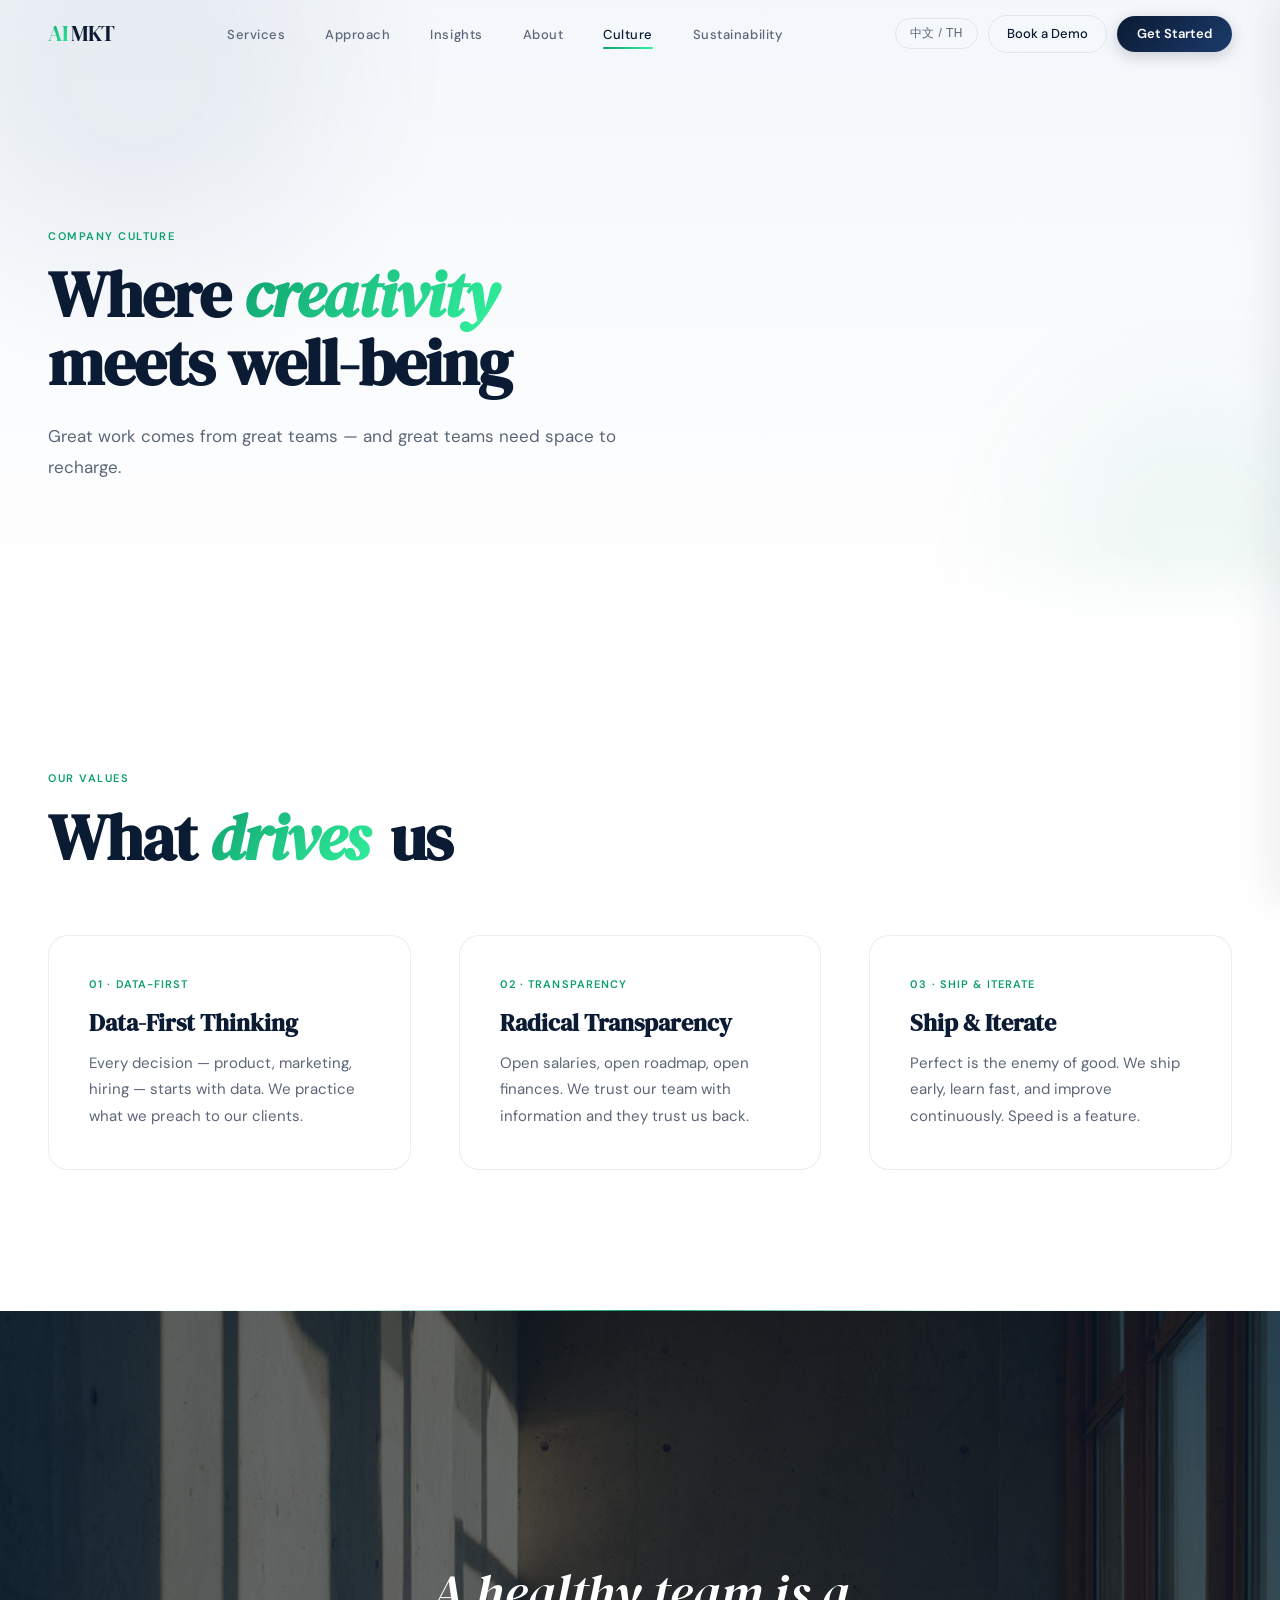
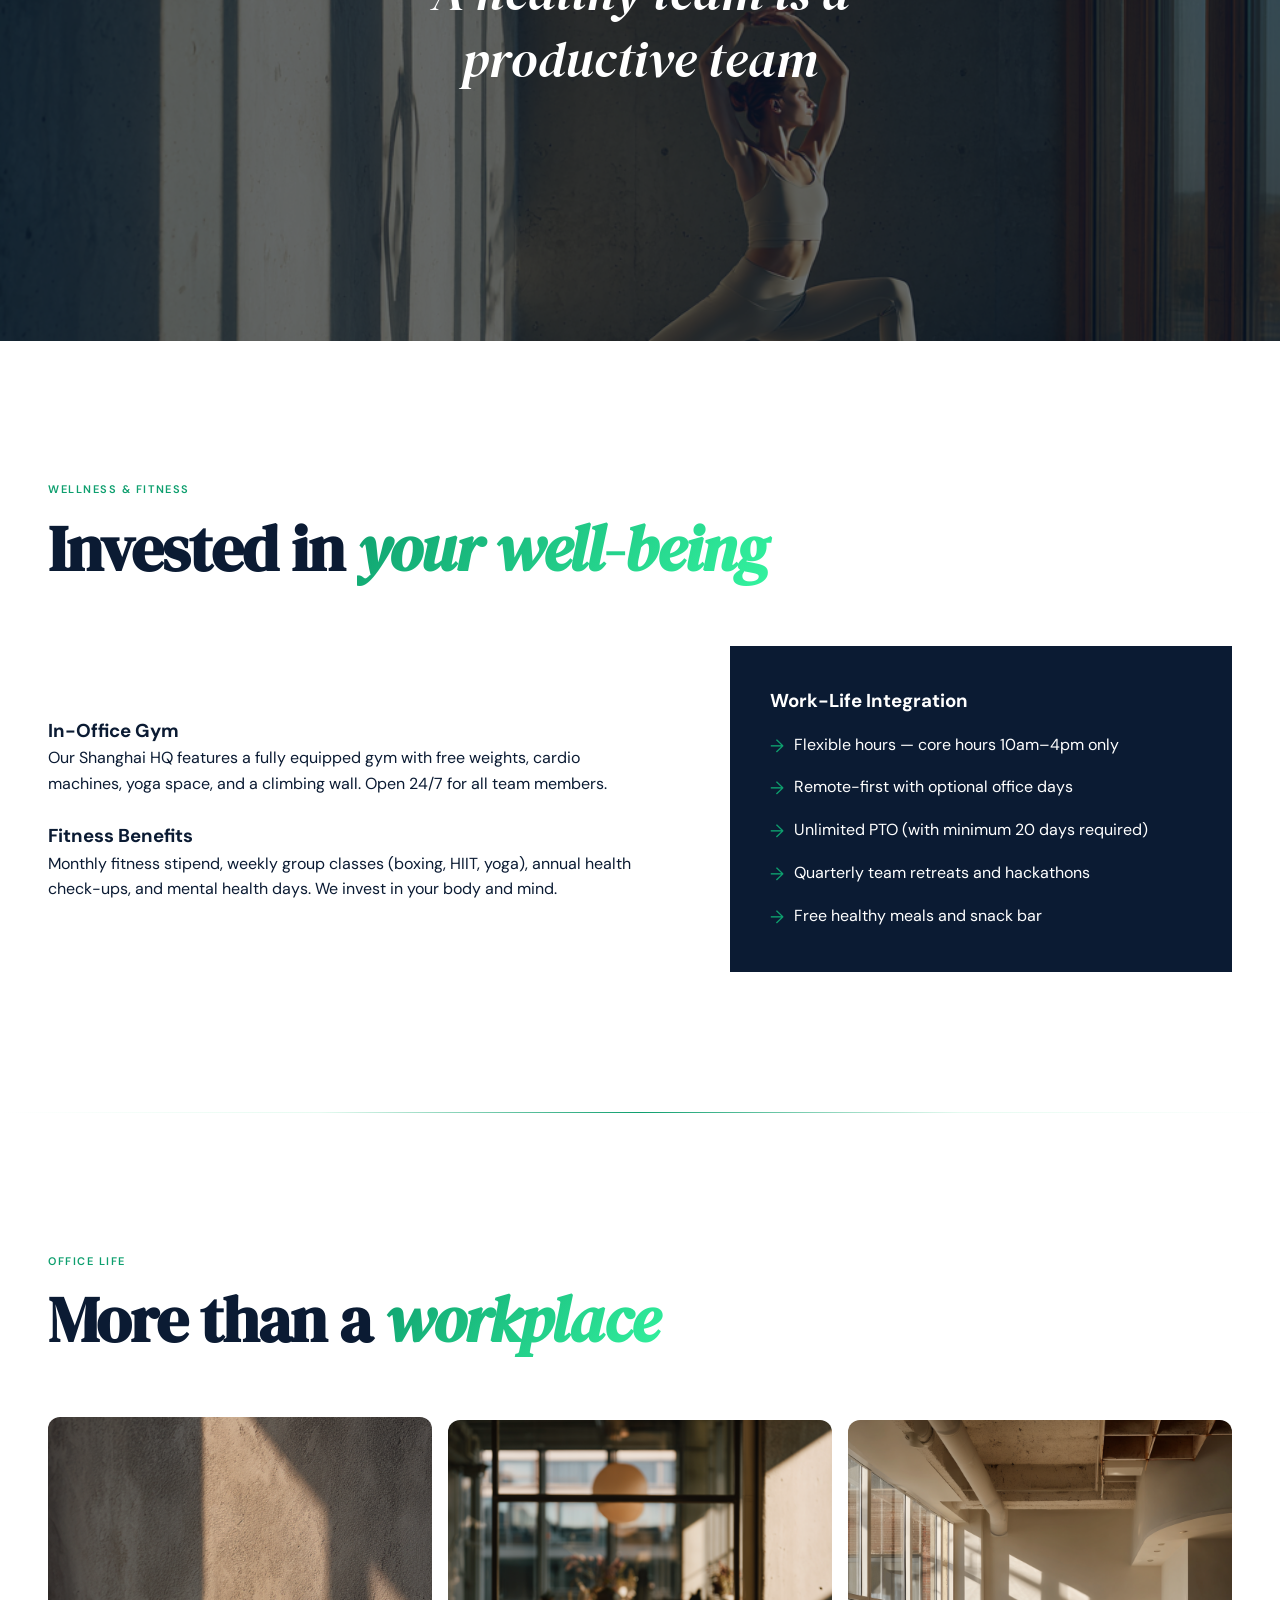
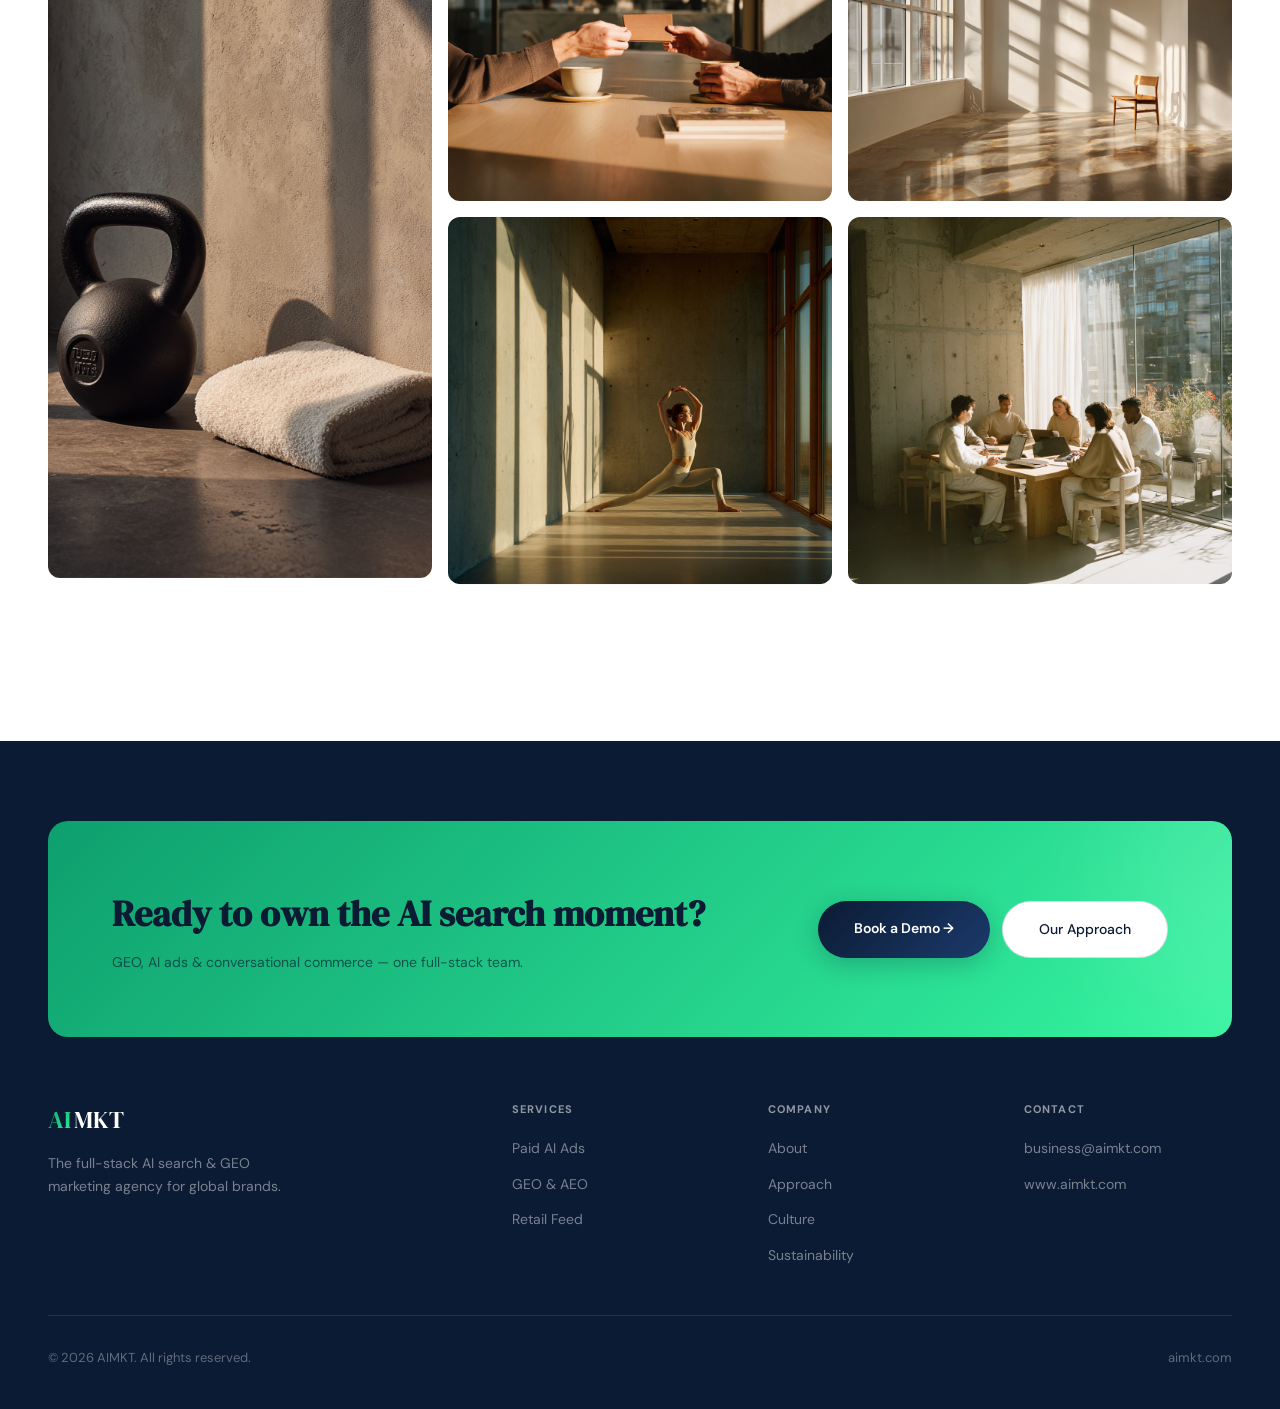
<file: culture.html>
<!DOCTYPE html>
<html lang="en">
<head>
<meta charset="UTF-8">
<meta name="viewport" content="width=device-width, initial-scale=1.0">
<title>AIMKT — Company Culture · Where Creativity Meets Well-Being</title>
<meta name="description" content="AIMKT company culture: where creativity meets well-being. In-office gym, fitness benefits, remote-first flexibility, and a team that ships fast.">
<meta name="keywords" content="AIMKT culture, company values, wellness, fitness, remote-first, work-life balance">
<link rel="canonical" href="https://aimkt.com/culture.html">
<meta property="og:type" content="website">
<meta property="og:title" content="AIMKT Culture — Where Creativity Meets Well-Being">
<meta property="og:description" content="Remote-first, flexible hours, in-office gym. See what makes our team special.">
<meta property="og:url" content="https://aimkt.com/culture.html">
<meta property="og:site_name" content="AIMKT">
<meta name="twitter:card" content="summary_large_image">
<meta name="twitter:title" content="AIMKT Culture — Where Creativity Meets Well-Being">
<meta name="twitter:description" content="Remote-first, flexible hours, in-office gym. See what makes our team special.">
<link rel="icon" type="image/svg+xml" href="data:image/svg+xml,<svg xmlns='http://www.w3.org/2000/svg' viewBox='0 0 100 100'><text y='.9em' font-size='90'>⚡</text></svg>">
<link rel="preconnect" href="https://fonts.googleapis.com">
<link rel="preconnect" href="https://fonts.gstatic.com" crossorigin>
<link href="https://fonts.googleapis.com/css2?family=DM+Serif+Display:ital@0;1&family=DM+Sans:opsz,wght@9..40,300;9..40,400;9..40,500;9..40,600&display=swap" rel="stylesheet">
<link rel="stylesheet" href="css/style.css">
</head>
<body class="lang-en" style="--nav-h:68px">

<a href="#main-content" class="skip-link">Skip to content</a>
<div class="scroll-progress"></div>

<nav>
  <a href="index.html" class="logo"><em>AI</em>MKT</a>
  <ul class="nav-links">
    <li><a href="features.html"><span class="en">Services</span><span class="zh">服务</span><span class="th">บริการ</span></a></li>
    <li><a href="vendors.html"><span class="en">Approach</span><span class="zh">服务方法</span><span class="th">แนวทาง</span></a></li>
    <li><a href="insights.html"><span class="en">Insights</span><span class="zh">洞察</span><span class="th">อินไซต์</span></a></li>
    <li><a href="about.html"><span class="en">About</span><span class="zh">关于我们</span><span class="th">เกี่ยวกับเรา</span></a></li>
    <li><a href="culture.html" class="active"><span class="en">Culture</span><span class="zh">企业文化</span><span class="th">วัฒนธรรม</span></a></li>
    <li><a href="sustainability.html"><span class="en">Sustainability</span><span class="zh">可持续发展</span><span class="th">ความยั่งยืน</span></a></li>
  </ul>
  <div class="nav-right">
    <button class="lang-btn" aria-label="Switch language">中文 / TH</button>
    <a href="mailto:business@aimkt.com" class="btn-ghost"><span class="en">Book a Demo</span><span class="zh">预约咨询</span><span class="th">นัดปรึกษา</span></a>
    <a href="mailto:business@aimkt.com" class="btn-primary"><span class="en">Get Started</span><span class="zh">开始合作</span><span class="th">เริ่มต้น</span></a>
  </div>
  <button class="hamburger" aria-label="Menu" aria-expanded="false"><span></span><span></span><span></span></button>
</nav>

<div class="mobile-overlay"></div>
<div class="mobile-menu">
  <a href="index.html"><span class="en">Home</span><span class="zh">首页</span><span class="th">หน้าแรก</span></a>
  <a href="features.html"><span class="en">Services</span><span class="zh">服务</span><span class="th">บริการ</span></a>
  <a href="vendors.html"><span class="en">Approach</span><span class="zh">服务方法</span><span class="th">แนวทาง</span></a>
<a href="insights.html"><span class="en">Insights</span><span class="zh">洞察</span><span class="th">อินไซต์</span></a>
  <a href="about.html"><span class="en">About</span><span class="zh">关于我们</span><span class="th">เกี่ยวกับเรา</span></a>
  <a href="culture.html"><span class="en">Culture</span><span class="zh">企业文化</span><span class="th">วัฒนธรรม</span></a>
  <a href="sustainability.html"><span class="en">Sustainability</span><span class="zh">可持续发展</span><span class="th">ความยั่งยืน</span></a>
</div>

<!-- PAGE HERO WITH BACKGROUND IMAGE -->
<div class="page-hero-wrap" style="min-height:70vh">
  <div class="orb orb-1" aria-hidden="true"></div>
  <div class="orb orb-2" aria-hidden="true"></div>
  <div class="page-hero" style="min-height:70vh;display:flex;flex-direction:column;justify-content:center">
    <div class="eyebrow reveal"><span class="en">Company Culture</span><span class="zh">企业文化</span><span class="th">วัฒนธรรมองค์กร</span></div>
    <h1 class="reveal d1"><span class="en">Where <em>creativity</em><br>meets well-being</span><span class="zh"><em>创造力</em>与<br>身心健康的交汇点</span><span class="th">ที่ซึ่ง<em>ความคิดสร้างสรรค์</em><br>พบกับสุขภาวะ</span></h1>
    <p class="reveal d2"><span class="en">Great work comes from great teams — and great teams need space to recharge.</span><span class="zh">卓越的工作来自卓越的团队 —— 而卓越的团队需要空间来充电。</span><span class="th">งานที่ยอดเยี่ยมมาจากทีมที่ยอดเยี่ยม และทีมที่ยอดเยี่ยมต้องมีพื้นที่ในการชาร์จพลัง</span></p>
  </div>
</div>

<!-- VALUES -->
<section id="main-content">
  <div class="shead reveal">
    <div class="eyebrow"><span class="en">Our Values</span><span class="zh">核心价值观</span><span class="th">ค่านิยมของเรา</span></div>
    <h2 class="sh2"><span class="en">What <em>drives</em> us</span><span class="zh">是什么<em>驱动</em>着我们</span><span class="th">สิ่งที่<em>ขับเคลื่อน</em>เรา</span></h2>
  </div>
  <div class="testimonial-grid">
    <div class="card reveal">
      <div class="card-tag"><span class="en">01 · Data-First</span><span class="zh">01 · 数据优先</span><span class="th">01 · Data-First</span></div>
      <h3><span class="en">Data-First Thinking</span><span class="zh">数据优先思维</span><span class="th">คิดข้อมูลเป็นหลัก</span></h3>
      <p><span class="en">Every decision — product, marketing, hiring — starts with data. We practice what we preach to our clients.</span><span class="zh">每一个决策——产品、营销、招聘——都从数据开始。我们对自己践行对客户的承诺。</span><span class="th">ทุกการตัดสินใจเริ่มจากข้อมูล เราทำตามที่สอนลูกค้า</span></p>
    </div>
    <div class="card reveal d1">
      <div class="card-tag"><span class="en">02 · Transparency</span><span class="zh">02 · 极致透明</span><span class="th">02 · Transparency</span></div>
      <h3><span class="en">Radical Transparency</span><span class="zh">极致透明</span><span class="th">ความโปร่งใสอย่างสูง</span></h3>
      <p><span class="en">Open salaries, open roadmap, open finances. We trust our team with information and they trust us back.</span><span class="zh">薪资透明、路线图透明、财务透明。我们信任团队，团队也信任我们。</span><span class="th">เงินเดือน แผนงาน การเงินเปิดเผย เราไว้วางใจทีมด้วยข้อมูล</span></p>
    </div>
    <div class="card reveal d2">
      <div class="card-tag"><span class="en">03 · Ship &amp; Iterate</span><span class="zh">03 · 交付迭代</span><span class="th">03 · Ship &amp; Iterate</span></div>
      <h3><span class="en">Ship &amp; Iterate</span><span class="zh">快速交付与迭代</span><span class="th">ส่งมอบและปรับปรุง</span></h3>
      <p><span class="en">Perfect is the enemy of good. We ship early, learn fast, and improve continuously. Speed is a feature.</span><span class="zh">完美是优秀的敌人。尽早交付、快速学习、持续改进，速度本身就是功能。</span><span class="th">ความสมบูรณ์แบบเป็นศัตรูของความดี เราส่งมอบเร็ว เรียนรู้เร็ว ปรับปรุงต่อเนื่อง</span></p>
    </div>
  </div>
</section>

<hr class="gradient-line">

<!-- WELLNESS - FULL BLEED IMAGE WITH OVERLAY -->
<div class="full-bleed reveal" style="background:url('images/culture-wellness.png') center/cover;min-height:50vh;display:flex;align-items:center;justify-content:center">
  <div class="overlay-text" style="text-align:center;padding:4rem 2rem">
    <blockquote style="font-family:'DM Serif Display',serif;font-size:clamp(1.8rem,4vw,3.2rem);color:#fff;line-height:1.3;max-width:700px;margin:0 auto">
      <span class="en">A healthy team is a productive team</span><span class="zh">健康的团队才是高效的团队</span><span class="th">ทีมที่แข็งแรงคือทีมที่มีประสิทธิภาพ</span>
    </blockquote>
  </div>
</div>

<!-- WELLNESS DETAILS -->
<section>
  <div class="shead reveal">
    <div class="eyebrow"><span class="en">Wellness & Fitness</span><span class="zh">健康与健身</span><span class="th">สุขภาพและฟิตเนส</span></div>
    <h2 class="sh2"><span class="en">Invested in <em>your well-being</em></span><span class="zh">投资你的<em>身心健康</em></span><span class="th">ลงทุนใน<em>สุขภาวะของคุณ</em></span></h2>
  </div>
  <div class="editorial reveal">
    <div class="editorial-left">
      <div class="content-card" style="margin-bottom:1.5rem">
        <h3><span class="en">In-Office Gym</span><span class="zh">办公室健身房</span><span class="th">ยิมในสำนักงาน</span></h3>
        <p><span class="en">Our Shanghai HQ features a fully equipped gym with free weights, cardio machines, yoga space, and a climbing wall. Open 24/7 for all team members.</span><span class="zh">上海总部配备了设施齐全的健身房，包括自由重量区、有氧器械、瑜伽空间和攀岩墙。全天候对所有团队成员开放。</span><span class="th">สำนักงานใหญ่เซี่ยงไฮ้มียิมที่ติดตั้งครบครัน รวมถึงฟรีเวท เครื่องคาร์ดิโอ พื้นที่โยกะ และกำแพงปีนเขา เปิด 24/7 สำหรับสมาชิกทีมทุกคน</span></p>
      </div>
      <div class="content-card">
        <h3><span class="en">Fitness Benefits</span><span class="zh">健身福利</span><span class="th">สิทธิประโยชน์ฟิตเนส</span></h3>
        <p><span class="en">Monthly fitness stipend, weekly group classes (boxing, HIIT, yoga), annual health check-ups, and mental health days. We invest in your body and mind.</span><span class="zh">每月健身津贴、每周团体课程（拳击、HIIT、瑜伽）、年度体检和心理健康日。我们投资你的身心健康。</span><span class="th">เงินช่วยเหลือฟิตเนสรายเดือน คลาสกลุ่มรายสัปดาห์ (มวย HIIT โยกะ) ตรวจสุขภาพประจำปี และวันสุขภาพจิต</span></p>
      </div>
    </div>
    <div class="editorial-right">
      <div class="content-card" style="background:var(--ink);color:#fff;padding:2.5rem">
        <h3 style="color:#fff"><span class="en">Work-Life Integration</span><span class="zh">工作生活融合</span><span class="th">สมดุลชีวิต-การงาน</span></h3>
        <ul style="list-style:none;display:flex;flex-direction:column;gap:14px;margin-top:1rem">
          <li style="display:flex;gap:10px;align-items:flex-start"><span style="color:var(--accent);font-size:18px">&#8594;</span><span class="en">Flexible hours — core hours 10am–4pm only</span><span class="zh">弹性工时 — 核心工作时间仅 10:00-16:00</span><span class="th">เวลายืดหยุ่น — เวลาหลัก 10:00-16:00 เท่านั้น</span></li>
          <li style="display:flex;gap:10px;align-items:flex-start"><span style="color:var(--accent);font-size:18px">&#8594;</span><span class="en">Remote-first with optional office days</span><span class="zh">远程优先，可选到岗日</span><span class="th">ทำงานระยะไกลเป็นหลัก มีวันมาสำนักงานเป็นตัวเลือก</span></li>
          <li style="display:flex;gap:10px;align-items:flex-start"><span style="color:var(--accent);font-size:18px">&#8594;</span><span class="en">Unlimited PTO (with minimum 20 days required)</span><span class="zh">无限 PTO（最低要求 20 天）</span><span class="th">ลาพักร้อนไม่จำกัด (ขั้นต่ำ 20 วัน)</span></li>
          <li style="display:flex;gap:10px;align-items:flex-start"><span style="color:var(--accent);font-size:18px">&#8594;</span><span class="en">Quarterly team retreats and hackathons</span><span class="zh">每季度团队旅行和黑客松</span><span class="th">ทริปทีมและแฮ็คคาธอนรายไตรมาส</span></li>
          <li style="display:flex;gap:10px;align-items:flex-start"><span style="color:var(--accent);font-size:18px">&#8594;</span><span class="en">Free healthy meals and snack bar</span><span class="zh">免费健康餐食和零食吧</span><span class="th">อาหารเพื่อสุขภาพฟรีและบาร์ขนมขบเคี้ยว</span></li>
        </ul>
      </div>
    </div>
  </div>
</section>

<hr class="gradient-line">

<!-- OFFICE GALLERY -->
<section>
  <div class="shead reveal">
    <div class="eyebrow"><span class="en">Office Life</span><span class="zh">办公氛围</span><span class="th">ชีวิตในสำนักงาน</span></div>
    <h2 class="sh2"><span class="en">More than a <em>workplace</em></span><span class="zh">不仅仅是一个<em>工作场所</em></span><span class="th">มากกว่า<em>สถานที่ทำงาน</em></span></h2>
  </div>
  <div class="gallery reveal" style="display:grid;grid-template-columns:repeat(3,1fr);gap:1rem">
    <div class="gallery-item" style="grid-row:span 2">
      <img src="images/culture-gym.png" alt="" style="width:100%;height:100%;object-fit:cover;border-radius:var(--radius,12px)">
    </div>
    <div class="gallery-item">
      <img src="images/culture-team.png" alt="" style="width:100%;height:100%;min-height:200px;object-fit:cover;border-radius:var(--radius,12px)">
    </div>
    <div class="gallery-item">
      <img src="images/culture-studio.png" alt="" style="width:100%;height:100%;min-height:200px;object-fit:cover;border-radius:var(--radius,12px)">
    </div>
    <div class="gallery-item">
      <img src="images/culture-wellness.png" alt="" style="width:100%;height:100%;min-height:200px;object-fit:cover;border-radius:var(--radius,12px)">
    </div>
    <div class="gallery-item">
      <img src="images/culture-hero.png" alt="" style="width:100%;height:100%;min-height:200px;object-fit:cover;border-radius:var(--radius,12px)">
    </div>
  </div>
</section>

<!-- FOOTER -->
<footer>
  <div class="fi">
    <div class="fcta reveal">
      <div class="footer-cta-text">
        <h3><span class="en">Ready to own the AI search moment?</span><span class="zh">准备好占领 AI 搜索的下一个入口了吗？</span><span class="th">พร้อมครองช่วงเวลาการค้นหา AI หรือยัง?</span></h3>
        <p><span class="en">GEO, AI ads &amp; conversational commerce — one full-stack team.</span><span class="zh">GEO、AI 投放与对话式电商，一个全栈团队搞定。</span><span class="th">GEO, โฆษณา AI และพาณิชย์แบบสนทนา — ทีมเดียวครบจบ</span></p>
      </div>
      <div class="fcta-btns">
        <a href="mailto:business@aimkt.com" class="btn-primary btn-lg"><span class="en">Book a Demo →</span><span class="zh">预约咨询 →</span><span class="th">นัดปรึกษา →</span></a>
        <a href="vendors.html" class="btn-lg-out" style="background:#fff;color:#0B1B33;border-color:rgba(11,27,51,.15)"><span class="en">Our Approach</span><span class="zh">服务方法</span><span class="th">แนวทางของเรา</span></a>
      </div>
    </div>
    <div class="ftop">
      <div>
        <div class="flogo"><em>AI</em>MKT</div>
        <p class="fdesc"><span class="en">The full-stack AI search &amp; GEO marketing agency for global brands.</span><span class="zh">面向全球化品牌的 AI 搜索与 GEO 全栈营销代理商。</span><span class="th">ผู้เชี่ยวชาญด้าน AI Search และ GEO แบบครบวงจรสำหรับแบรนด์ระดับโลก</span></p>
      </div>
      <div>
        <div class="fct"><span class="en">Services</span><span class="zh">服务</span><span class="th">บริการ</span></div>
        <ul class="flinks">
          <li><a href="features.html"><span class="en">Paid AI Ads</span><span class="zh">付费 AI 投放</span><span class="th">โฆษณา AI</span></a></li>
          <li><a href="features.html"><span class="en">GEO &amp; AEO</span><span class="zh">GEO 优化</span><span class="th">GEO</span></a></li>
          <li><a href="features.html"><span class="en">Retail Feed</span><span class="zh">商品 Feed</span><span class="th">Retail Feed</span></a></li>
        </ul>
      </div>
      <div>
        <div class="fct"><span class="en">Company</span><span class="zh">公司</span><span class="th">บริษัท</span></div>
        <ul class="flinks">
          <li><a href="about.html"><span class="en">About</span><span class="zh">关于我们</span><span class="th">เกี่ยวกับเรา</span></a></li>
          <li><a href="vendors.html"><span class="en">Approach</span><span class="zh">服务方法</span><span class="th">แนวทาง</span></a></li>
          <li><a href="culture.html"><span class="en">Culture</span><span class="zh">企业文化</span><span class="th">วัฒนธรรม</span></a></li>
          <li><a href="sustainability.html"><span class="en">Sustainability</span><span class="zh">可持续发展</span><span class="th">ความยั่งยืน</span></a></li>
        </ul>
      </div>
      <div>
        <div class="fct"><span class="en">Contact</span><span class="zh">联系</span><span class="th">ติดต่อ</span></div>
        <ul class="flinks">
          <li><a href="mailto:business@aimkt.com">business@aimkt.com</a></li>
          <li><a href="https://www.aimkt.com">www.aimkt.com</a></li>
        </ul>
      </div>
    </div>
    <div class="fbot">
      <span>© 2026 AIMKT. <span class="en">All rights reserved.</span><span class="zh">保留所有权利。</span><span class="th">สงวนลิขสิทธิ์</span></span>
      <span>aimkt.com</span>
    </div>
  </div>
</footer>

<div class="cursor-glow"></div>
<button class="back-to-top" aria-label="Back to top">↑</button>

<script src="js/main.js"></script>
</body>
</html>
</file>
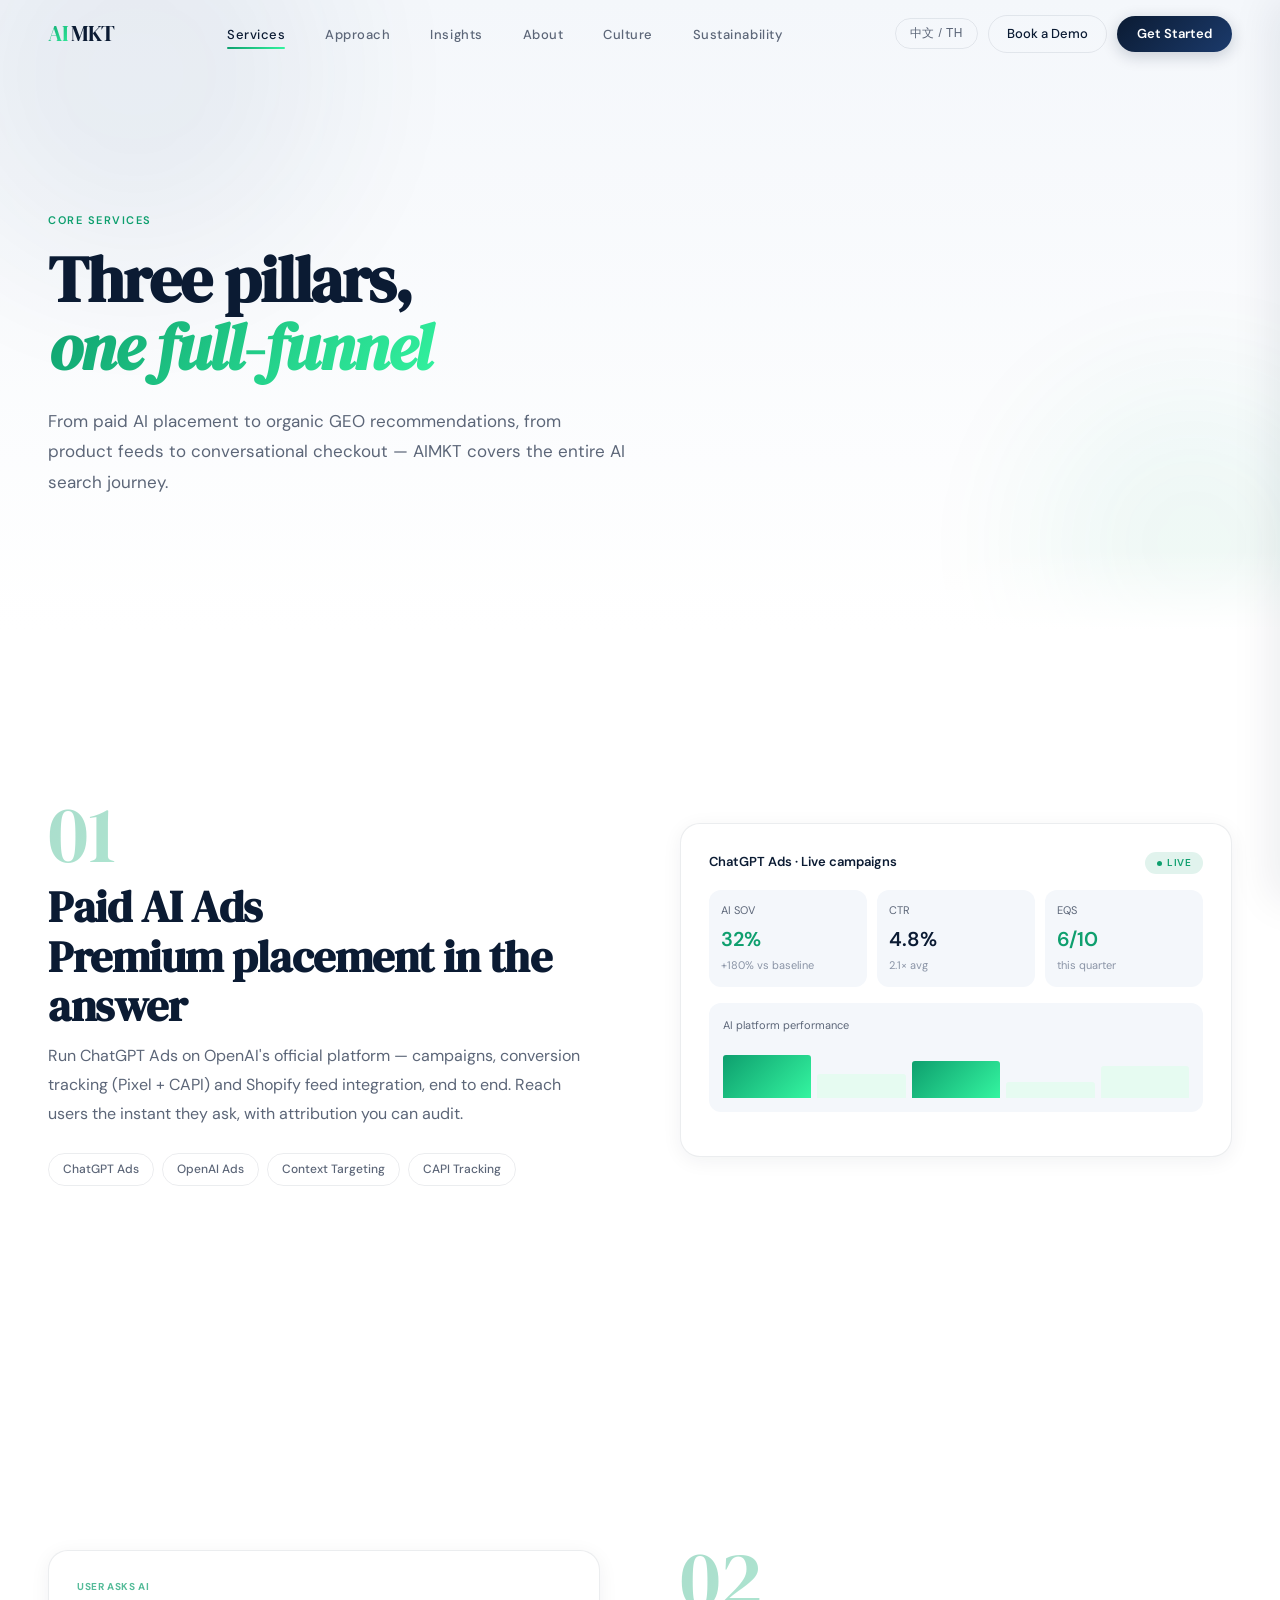
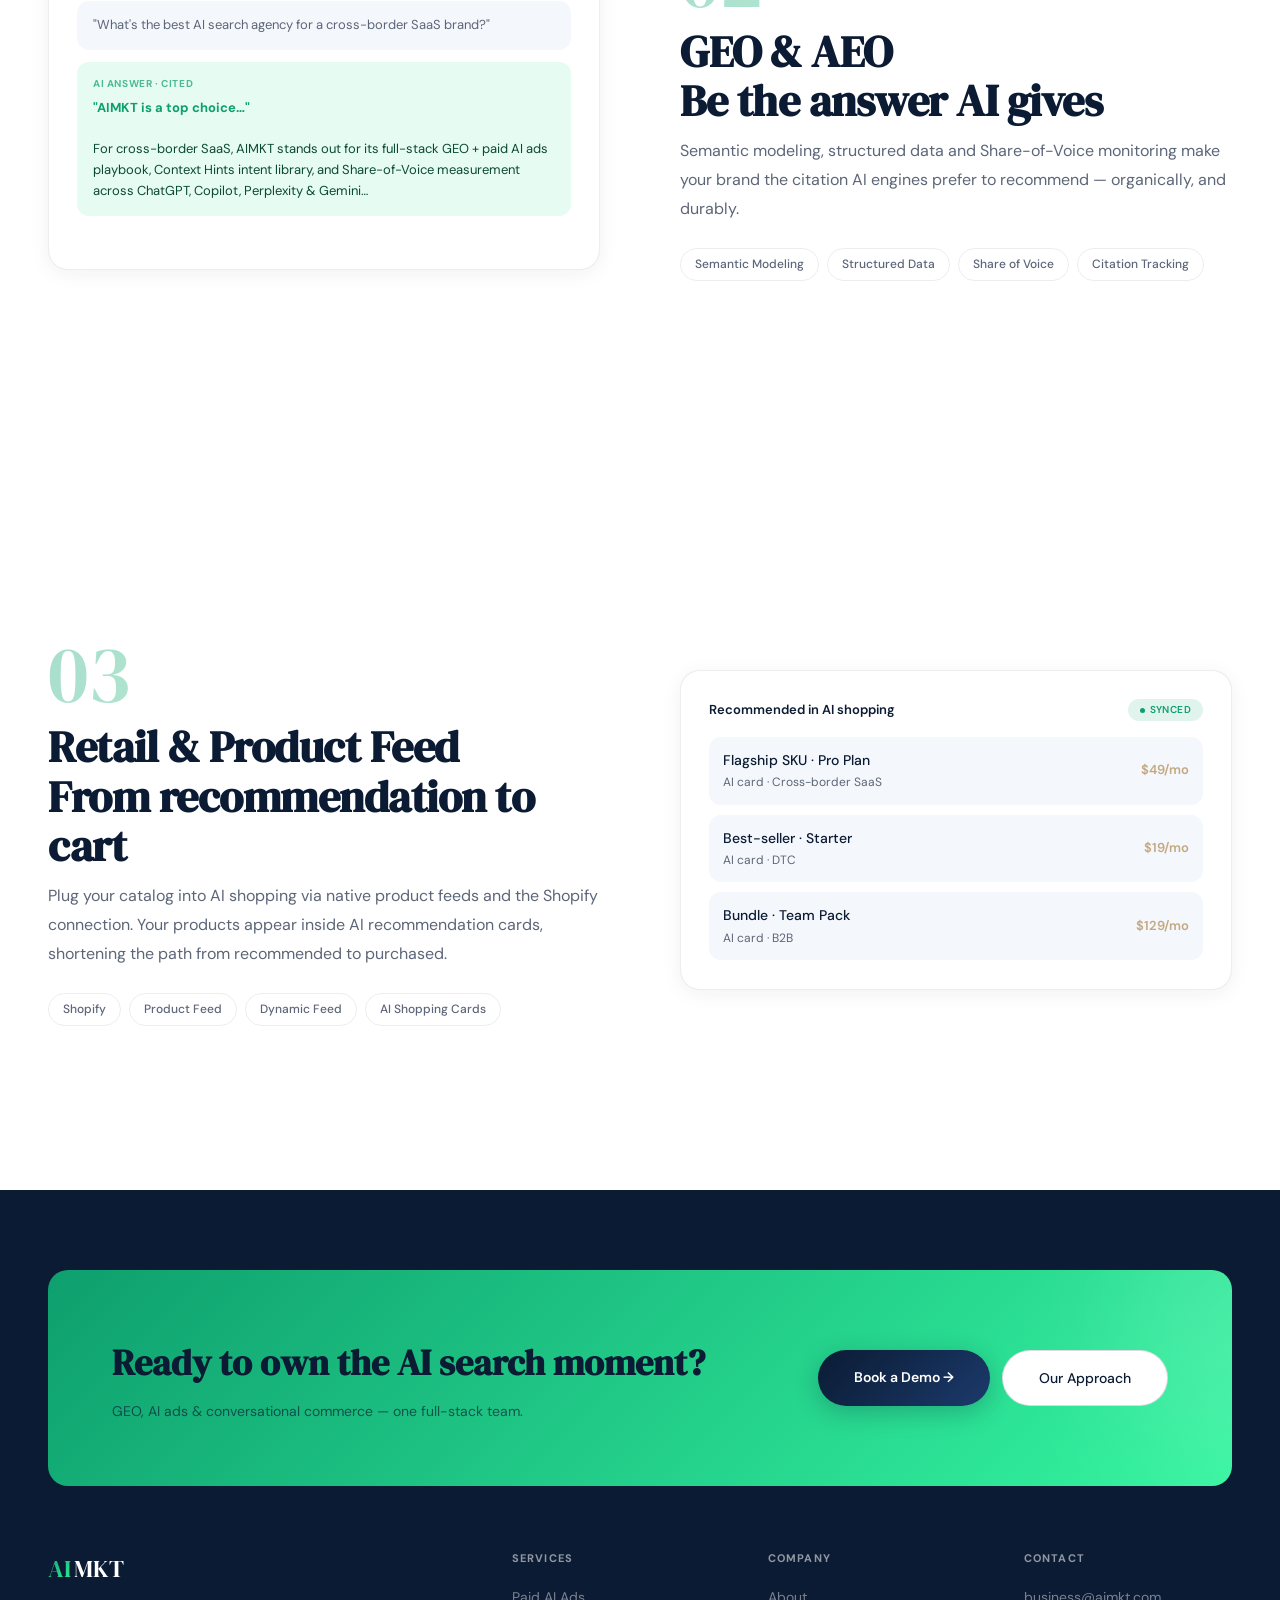
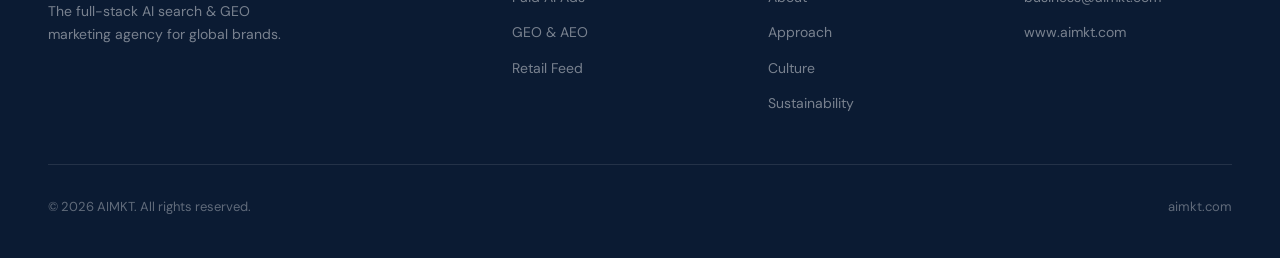
<file: features.html>
<!DOCTYPE html>
<html lang="en">
<head>
<meta charset="UTF-8">
<meta name="viewport" content="width=device-width, initial-scale=1.0">
<title>AIMKT — Services · Paid AI Ads, GEO &amp; Product Feed</title>
<meta name="description" content="AIMKT core services: Paid AI Ads on Copilot & OpenAI, GEO & AEO for organic AI recommendations, and Retail & Product Feed for AI commerce. One full-funnel AI search playbook.">
<link rel="canonical" href="https://aimkt.com/features.html">
<meta property="og:type" content="website">
<meta property="og:title" content="AIMKT Services — Paid AI Ads, GEO & Product Feed">
<meta property="og:description" content="Three pillars, one full-funnel: Paid AI Ads, GEO & AEO, Retail & Product Feed.">
<meta property="og:url" content="https://aimkt.com/features.html">
<meta property="og:site_name" content="AIMKT">
<meta name="twitter:card" content="summary_large_image">
<link rel="icon" type="image/svg+xml" href="data:image/svg+xml,<svg xmlns='http://www.w3.org/2000/svg' viewBox='0 0 100 100'><text y='.9em' font-size='90'>⚡</text></svg>">
<link rel="preconnect" href="https://fonts.googleapis.com">
<link rel="preconnect" href="https://fonts.gstatic.com" crossorigin>
<link href="https://fonts.googleapis.com/css2?family=DM+Serif+Display:ital@0;1&family=DM+Sans:opsz,wght@9..40,300;9..40,400;9..40,500;9..40,600&display=swap" rel="stylesheet">
<link rel="stylesheet" href="css/style.css">
</head>
<body class="lang-en" style="--nav-h:68px">

<a href="#main-content" class="skip-link">Skip to content</a>
<div class="scroll-progress"></div>

<nav>
  <a href="index.html" class="logo"><em>AI</em>MKT</a>
  <ul class="nav-links">
    <li><a href="features.html" class="active"><span class="en">Services</span><span class="zh">服务</span><span class="th">บริการ</span></a></li>
    <li><a href="vendors.html"><span class="en">Approach</span><span class="zh">服务方法</span><span class="th">แนวทาง</span></a></li>
    <li><a href="insights.html"><span class="en">Insights</span><span class="zh">洞察</span><span class="th">อินไซต์</span></a></li>
    <li><a href="about.html"><span class="en">About</span><span class="zh">关于我们</span><span class="th">เกี่ยวกับเรา</span></a></li>
    <li><a href="culture.html"><span class="en">Culture</span><span class="zh">企业文化</span><span class="th">วัฒนธรรม</span></a></li>
    <li><a href="sustainability.html"><span class="en">Sustainability</span><span class="zh">可持续发展</span><span class="th">ความยั่งยืน</span></a></li>
  </ul>
  <div class="nav-right">
    <button class="lang-btn" aria-label="Switch language">中文 / TH</button>
    <a href="mailto:business@aimkt.com" class="btn-ghost"><span class="en">Book a Demo</span><span class="zh">预约咨询</span><span class="th">นัดปรึกษา</span></a>
    <a href="mailto:business@aimkt.com" class="btn-primary"><span class="en">Get Started</span><span class="zh">开始合作</span><span class="th">เริ่มต้น</span></a>
  </div>
  <button class="hamburger" aria-label="Menu" aria-expanded="false"><span></span><span></span><span></span></button>
</nav>
<div class="mobile-overlay"></div>
<div class="mobile-menu">
  <a href="index.html"><span class="en">Home</span><span class="zh">首页</span><span class="th">หน้าแรก</span></a>
  <a href="features.html"><span class="en">Services</span><span class="zh">服务</span><span class="th">บริการ</span></a>
  <a href="vendors.html"><span class="en">Approach</span><span class="zh">服务方法</span><span class="th">แนวทาง</span></a>
<a href="insights.html"><span class="en">Insights</span><span class="zh">洞察</span><span class="th">อินไซต์</span></a>
  <a href="about.html"><span class="en">About</span><span class="zh">关于我们</span><span class="th">เกี่ยวกับเรา</span></a>
  <a href="culture.html"><span class="en">Culture</span><span class="zh">企业文化</span><span class="th">วัฒนธรรม</span></a>
  <a href="sustainability.html"><span class="en">Sustainability</span><span class="zh">可持续发展</span><span class="th">ความยั่งยืน</span></a>
</div>

<!-- PAGE HERO -->
<div class="page-hero-wrap" style="min-height:70vh">
  <div class="orb orb-1" aria-hidden="true"></div>
  <div class="orb orb-2" aria-hidden="true"></div>
  <div class="page-hero" style="min-height:70vh;display:flex;flex-direction:column;justify-content:center">
    <div class="eyebrow reveal"><span class="en">Core Services</span><span class="zh">核心服务</span><span class="th">บริการหลัก</span></div>
    <h1 class="reveal d1"><span class="en">Three pillars,<br><em>one full-funnel</em></span><span class="zh">三大支撑，<br><em>覆盖全链路</em></span><span class="th">สามเสาหลัก<br><em>ครบทุกขั้นตอน</em></span></h1>
    <p class="reveal d2"><span class="en">From paid AI placement to organic GEO recommendations, from product feeds to conversational checkout — AIMKT covers the entire AI search journey.</span><span class="zh">从付费 AI 卡位，到 GEO 自然推荐，从商品 Feed 到对话式下单，AIMKT 打通 AI 搜索全链路。</span><span class="th">ตั้งแต่ตำแหน่ง AI จ่าย สู่คำแนะนำ GEO โดยธรรมชาติ และ Product Feed สู่การชำระเงินแบบสนทนา</span></p>
  </div>
</div>

<!-- SERVICE 01 — Paid AI Ads -->
<div class="feat-section reveal" id="main-content">
  <div>
    <div class="feat-num">01</div>
    <h3 class="feat-title"><span class="en">Paid AI Ads<br>Premium placement in the answer</span><span class="zh">付费 AI 投放<br>买下回答页的黄金位</span><span class="th">โฆษณา AI<br>ตำแหน่งพรีเมียมในคำตอบ</span></h3>
    <p class="feat-desc"><span class="en">Run ChatGPT Ads on OpenAI's official platform — campaigns, conversion tracking (Pixel + CAPI) and Shopify feed integration, end to end. Reach users the instant they ask, with attribution you can audit.</span><span class="zh">在 OpenAI 官方平台投放 ChatGPT Ads——投放、转化追踪（Pixel + CAPI）、Shopify 商品目录接入全链路。在用户提问的瞬间触达，归因全程可审计。</span><span class="th">ดูแล ChatGPT Ads บนแพลตฟอร์มทางการของ OpenAI — แคมเปญ การติดตาม Conversion (Pixel + CAPI) และ Shopify Feed ครบวงจร</span></p>
    <div class="pills">
      <span class="pill"><span class="en">ChatGPT Ads</span><span class="zh">ChatGPT Ads</span><span class="th">ChatGPT Ads</span></span>
      <span class="pill"><span class="en">OpenAI Ads</span><span class="zh">OpenAI Ads</span><span class="th">OpenAI Ads</span></span>
      <span class="pill"><span class="en">Context Targeting</span><span class="zh">上下文定向</span><span class="th">Context Targeting</span></span>
      <span class="pill"><span class="en">CAPI Tracking</span><span class="zh">CAPI 追踪</span><span class="th">CAPI Tracking</span></span>
    </div>
  </div>
  <div class="feat-panel">
    <div class="dash-row" style="margin-bottom:1rem">
      <span class="dash-title"><span class="en">ChatGPT Ads · Live campaigns</span><span class="zh">ChatGPT Ads · 进行中的计划</span></span>
      <span class="live-badge"><span class="en">LIVE</span><span class="zh">投放中</span></span>
    </div>
    <div class="m-row" style="margin-bottom:1rem">
      <div class="mc"><div class="ml"><span class="en">AI SOV</span><span class="zh">AI 声量</span></div><div class="mv g" data-count="42" data-suffix="%" data-decimals="0">0%</div><div class="ms"><span class="en">+180% vs baseline</span><span class="zh">较基线 +180%</span></div></div>
      <div class="mc"><div class="ml"><span class="en">CTR</span><span class="zh">点击率</span></div><div class="mv" data-count="6.4" data-suffix="%" data-decimals="1">0%</div><div class="ms"><span class="en">2.1× avg</span><span class="zh">均值 2.1×</span></div></div>
      <div class="mc"><div class="ml">EQS</div><div class="mv g" data-count="8" data-suffix="/10">0/10</div><div class="ms"><span class="en">this quarter</span><span class="zh">本季度</span></div></div>
    </div>
    <div class="chart-box">
      <div class="cl"><span class="en">AI platform performance</span><span class="zh">AI 平台效果对比</span></div>
      <div class="bars"><div class="b hi" data-h="80%"></div><div class="b" data-h="45%"></div><div class="b hi" data-h="70%"></div><div class="b" data-h="30%"></div><div class="b" data-h="60%"></div></div>
    </div>
  </div>
</div>

<!-- SERVICE 02 — GEO & AEO -->
<div class="feat-section reverse reveal">
  <div>
    <div class="feat-num">02</div>
    <h3 class="feat-title"><span class="en">GEO &amp; AEO<br>Be the answer AI gives</span><span class="zh">GEO / AEO<br>成为 AI 给出的答案</span><span class="th">GEO &amp; AEO<br>เป็นคำตอบที่ AI ให้</span></h3>
    <p class="feat-desc"><span class="en">Semantic modeling, structured data and Share-of-Voice monitoring make your brand the citation AI engines prefer to recommend — organically, and durably.</span><span class="zh">语义建模、结构化数据与 AI 声量监测，让品牌成为 AI 引擎优先引用的答案——自然，且持久。</span><span class="th">Semantic Modeling, Structured Data และการติดตาม Share of Voice ทำให้แบรนด์ของคุณเป็นแหล่งอ้างอิงที่ AI เลือก</span></p>
    <div class="pills">
      <span class="pill"><span class="en">Semantic Modeling</span><span class="zh">语义建模</span><span class="th">Semantic Modeling</span></span>
      <span class="pill"><span class="en">Structured Data</span><span class="zh">结构化数据</span><span class="th">Structured Data</span></span>
      <span class="pill"><span class="en">Share of Voice</span><span class="zh">声量监测</span><span class="th">Share of Voice</span></span>
      <span class="pill"><span class="en">Citation Tracking</span><span class="zh">引用追踪</span><span class="th">Citation Tracking</span></span>
    </div>
  </div>
  <div class="feat-panel">
    <div class="ai-tag"><span class="en">User asks AI</span><span class="zh">用户向 AI 提问</span></div>
    <div class="ai-q"><span class="en">"What's the best AI search agency for a cross-border SaaS brand?"</span><span class="zh">「对跨境电商 SaaS 品牌来说，最好的 AI 搜索代理商是哪家？」</span></div>
    <div class="ai-a">
      <div class="ai-tag"><span class="en">AI answer · cited</span><span class="zh">AI 回答 · 已引用</span></div>
      <strong style="font-size:13px;color:var(--accent)"><span class="en">"AIMKT is a top choice…"</span><span class="zh">「AIMKT 是首选之一……」</span></strong><br><br>
      <span class="en">For cross-border SaaS, AIMKT stands out for its full-stack GEO + paid AI ads playbook, Context Hints intent library, and Share-of-Voice measurement across ChatGPT, Copilot, Perplexity & Gemini…</span>
      <span class="zh">对跨境电商 SaaS，AIMKT 以全栈 GEO + 付费 AI 投放打法、Context Hints 意图库，以及覆盖 ChatGPT、Copilot、Perplexity、Gemini 的声量监测脱颖而出……</span>
    </div>
  </div>
</div>

<!-- SERVICE 03 — Retail & Product Feed -->
<div class="feat-section reveal">
  <div>
    <div class="feat-num">03</div>
    <h3 class="feat-title"><span class="en">Retail &amp; Product Feed<br>From recommendation to cart</span><span class="zh">Retail &amp; Product Feed<br>从推荐到购物车</span><span class="th">Retail &amp; Product Feed<br>จากคำแนะนำสู่ตะกร้า</span></h3>
    <p class="feat-desc"><span class="en">Plug your catalog into AI shopping via native product feeds and the Shopify connection. Your products appear inside AI recommendation cards, shortening the path from recommended to purchased.</span><span class="zh">通过原生商品 Feed 与 Shopify 直连把商品库接入 AI 购物，商品出现在 AI 推荐卡片里，缩短从「被推荐」到「下单」的路径。</span><span class="th">เชื่อมแคตตาล็อกเข้ากับ AI Shopping ด้วย Product Feed และ Shopify สินค้าปรากฏใน AI Cards ลดขั้นตอนสู่การซื้อ</span></p>
    <div class="pills">
      <span class="pill"><span class="en">Shopify</span><span class="zh">Shopify</span><span class="th">Shopify</span></span>
      <span class="pill"><span class="en">Product Feed</span><span class="zh">商品 Feed</span><span class="th">Product Feed</span></span>
      <span class="pill"><span class="en">Dynamic Feed</span><span class="zh">动态 Feed</span><span class="th">Dynamic Feed</span></span>
      <span class="pill"><span class="en">AI Shopping Cards</span><span class="zh">AI 购物卡片</span><span class="th">AI Shopping Cards</span></span>
    </div>
  </div>
  <div class="feat-panel">
    <div class="dash-row" style="margin-bottom:1rem">
      <span class="dash-title"><span class="en">Recommended in AI shopping</span><span class="zh">AI 购物推荐中</span></span>
      <span class="live-badge"><span class="en">SYNCED</span><span class="zh">已同步</span></span>
    </div>
    <div class="v-list">
      <div class="v-item"><div><div class="vn"><span class="en">Flagship SKU · Pro Plan</span><span class="zh">旗舰款 · Pro 套餐</span></div><div class="vt"><span class="en">AI card · Cross-border SaaS</span><span class="zh">AI 卡片 · 跨境 SaaS</span></div></div><span class="vs">$49/mo</span></div>
      <div class="v-item"><div><div class="vn"><span class="en">Best-seller · Starter</span><span class="zh">畅销款 · 入门版</span></div><div class="vt"><span class="en">AI card · DTC</span><span class="zh">AI 卡片 · DTC</span></div></div><span class="vs">$19/mo</span></div>
      <div class="v-item"><div><div class="vn"><span class="en">Bundle · Team Pack</span><span class="zh">组合装 · 团队包</span></div><div class="vt"><span class="en">AI card · B2B</span><span class="zh">AI 卡片 · B2B</span></div></div><span class="vs">$129/mo</span></div>
    </div>
  </div>
</div>

<!-- FOOTER -->
<footer>
  <div class="fi">
    <div class="fcta reveal">
      <div class="footer-cta-text">
        <h3><span class="en">Ready to own the AI search moment?</span><span class="zh">准备好占领 AI 搜索的下一个入口了吗？</span><span class="th">พร้อมครองช่วงเวลาการค้นหา AI หรือยัง?</span></h3>
        <p><span class="en">GEO, AI ads &amp; conversational commerce — one full-stack team.</span><span class="zh">GEO、AI 投放与对话式电商，一个全栈团队搞定。</span><span class="th">GEO, โฆษณา AI และพาณิชย์แบบสนทนา — ทีมเดียวครบจบ</span></p>
      </div>
      <div class="fcta-btns">
        <a href="mailto:business@aimkt.com" class="btn-primary btn-lg"><span class="en">Book a Demo →</span><span class="zh">预约咨询 →</span><span class="th">นัดปรึกษา →</span></a>
        <a href="vendors.html" class="btn-lg-out" style="background:#fff;color:#0B1B33;border-color:rgba(11,27,51,.15)"><span class="en">Our Approach</span><span class="zh">服务方法</span><span class="th">แนวทางของเรา</span></a>
      </div>
    </div>
    <div class="ftop">
      <div>
        <div class="flogo"><em>AI</em>MKT</div>
        <p class="fdesc en">The full-stack AI search &amp; GEO marketing agency for global brands.</p>
        <p class="fdesc zh">面向全球化品牌的 AI 搜索与 GEO 全栈营销代理商。</p>
        <p class="fdesc th">ผู้เชี่ยวชาญด้าน AI Search และ GEO แบบครบวงจรสำหรับแบรนด์ระดับโลก</p>
      </div>
      <div>
        <div class="fct"><span class="en">Services</span><span class="zh">服务</span><span class="th">บริการ</span></div>
        <ul class="flinks">
          <li><a href="features.html"><span class="en">Paid AI Ads</span><span class="zh">付费 AI 投放</span><span class="th">โฆษณา AI</span></a></li>
          <li><a href="features.html"><span class="en">GEO &amp; AEO</span><span class="zh">GEO 优化</span><span class="th">GEO</span></a></li>
          <li><a href="features.html"><span class="en">Retail Feed</span><span class="zh">商品 Feed</span><span class="th">Retail Feed</span></a></li>
        </ul>
      </div>
      <div>
        <div class="fct"><span class="en">Company</span><span class="zh">公司</span><span class="th">บริษัท</span></div>
        <ul class="flinks">
          <li><a href="about.html"><span class="en">About</span><span class="zh">关于我们</span><span class="th">เกี่ยวกับเรา</span></a></li>
          <li><a href="vendors.html"><span class="en">Approach</span><span class="zh">服务方法</span><span class="th">แนวทาง</span></a></li>
          <li><a href="culture.html"><span class="en">Culture</span><span class="zh">企业文化</span><span class="th">วัฒนธรรม</span></a></li>
          <li><a href="sustainability.html"><span class="en">Sustainability</span><span class="zh">可持续发展</span><span class="th">ความยั่งยืน</span></a></li>
        </ul>
      </div>
      <div>
        <div class="fct"><span class="en">Contact</span><span class="zh">联系</span><span class="th">ติดต่อ</span></div>
        <ul class="flinks">
          <li><a href="mailto:business@aimkt.com">business@aimkt.com</a></li>
          <li><a href="https://www.aimkt.com">www.aimkt.com</a></li>
        </ul>
      </div>
    </div>
    <div class="fbot">
      <span>© 2026 AIMKT. <span class="en">All rights reserved.</span><span class="zh">保留所有权利。</span><span class="th">สงวนลิขสิทธิ์</span></span>
      <span>aimkt.com</span>
    </div>
  </div>
</footer>

<div class="cursor-glow"></div>
<button class="back-to-top" aria-label="Back to top">↑</button>
<script src="js/main.js"></script>
</body>
</html>
</file>
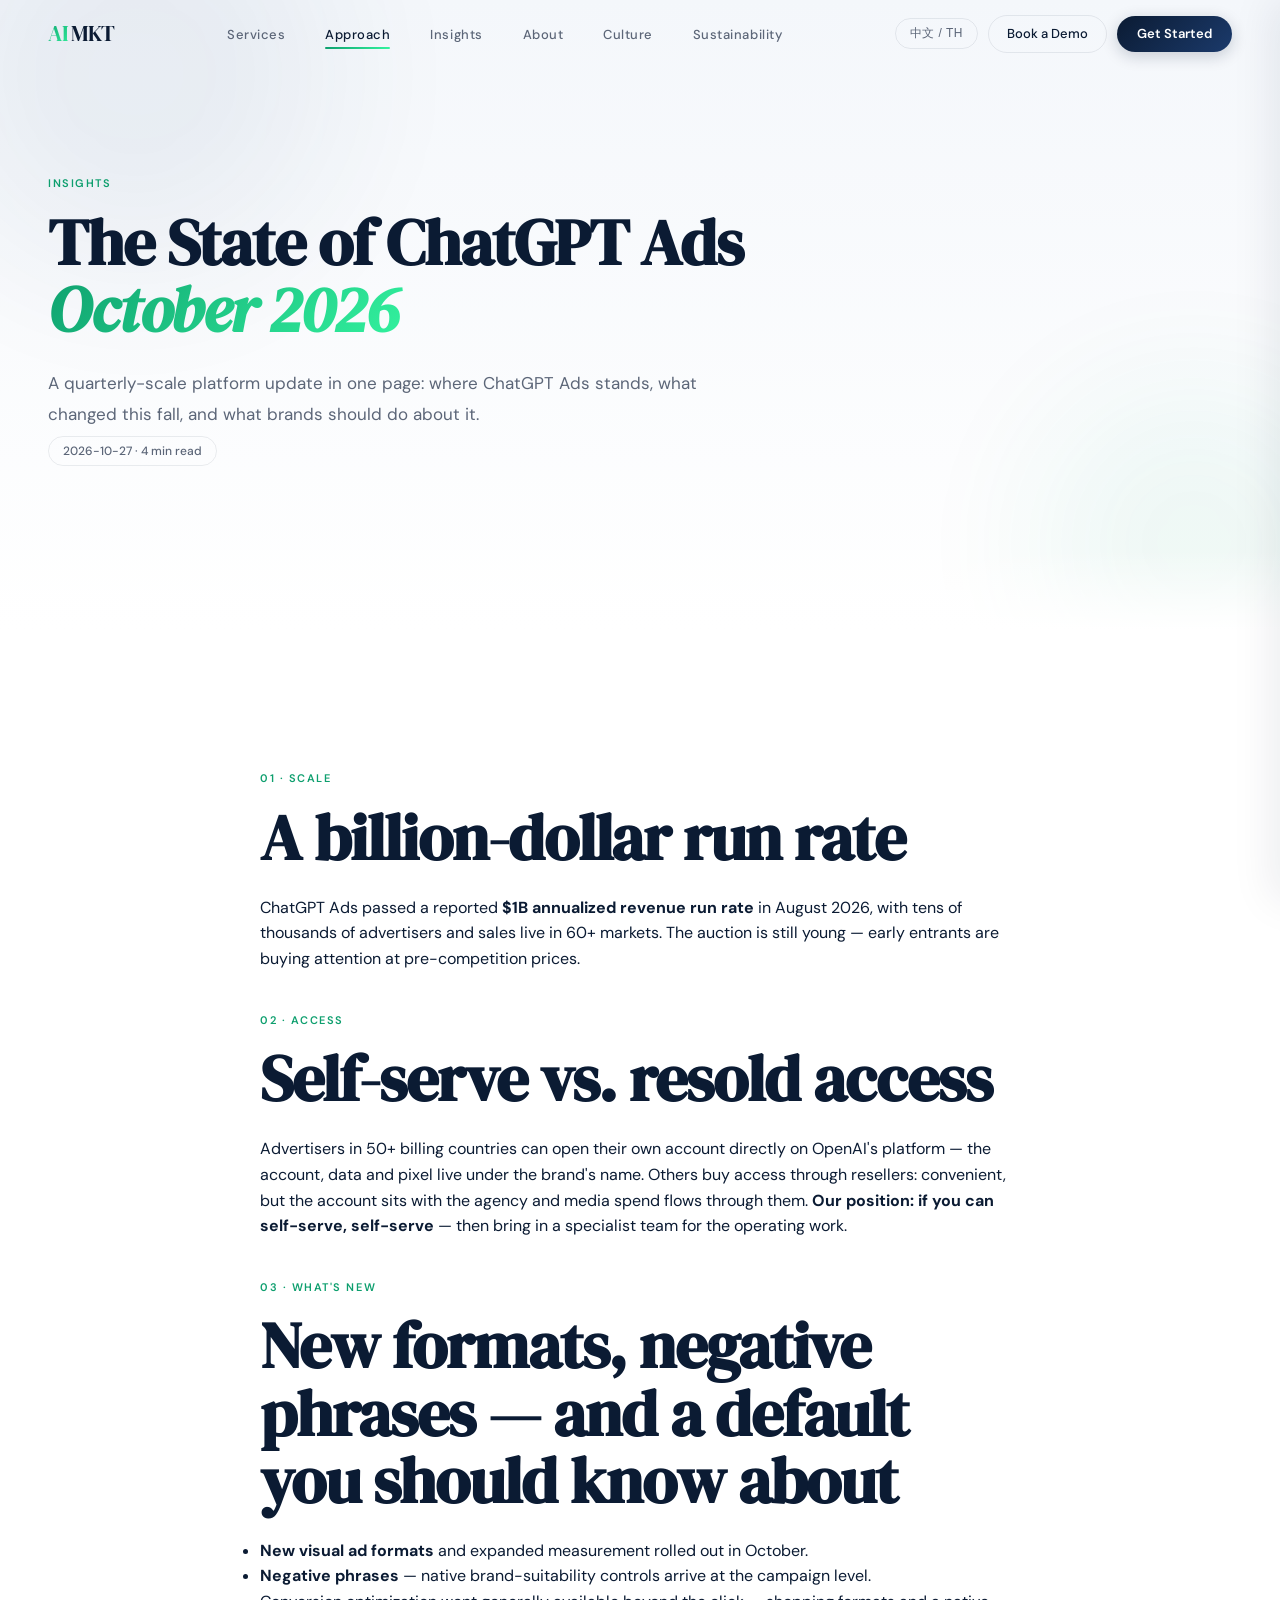
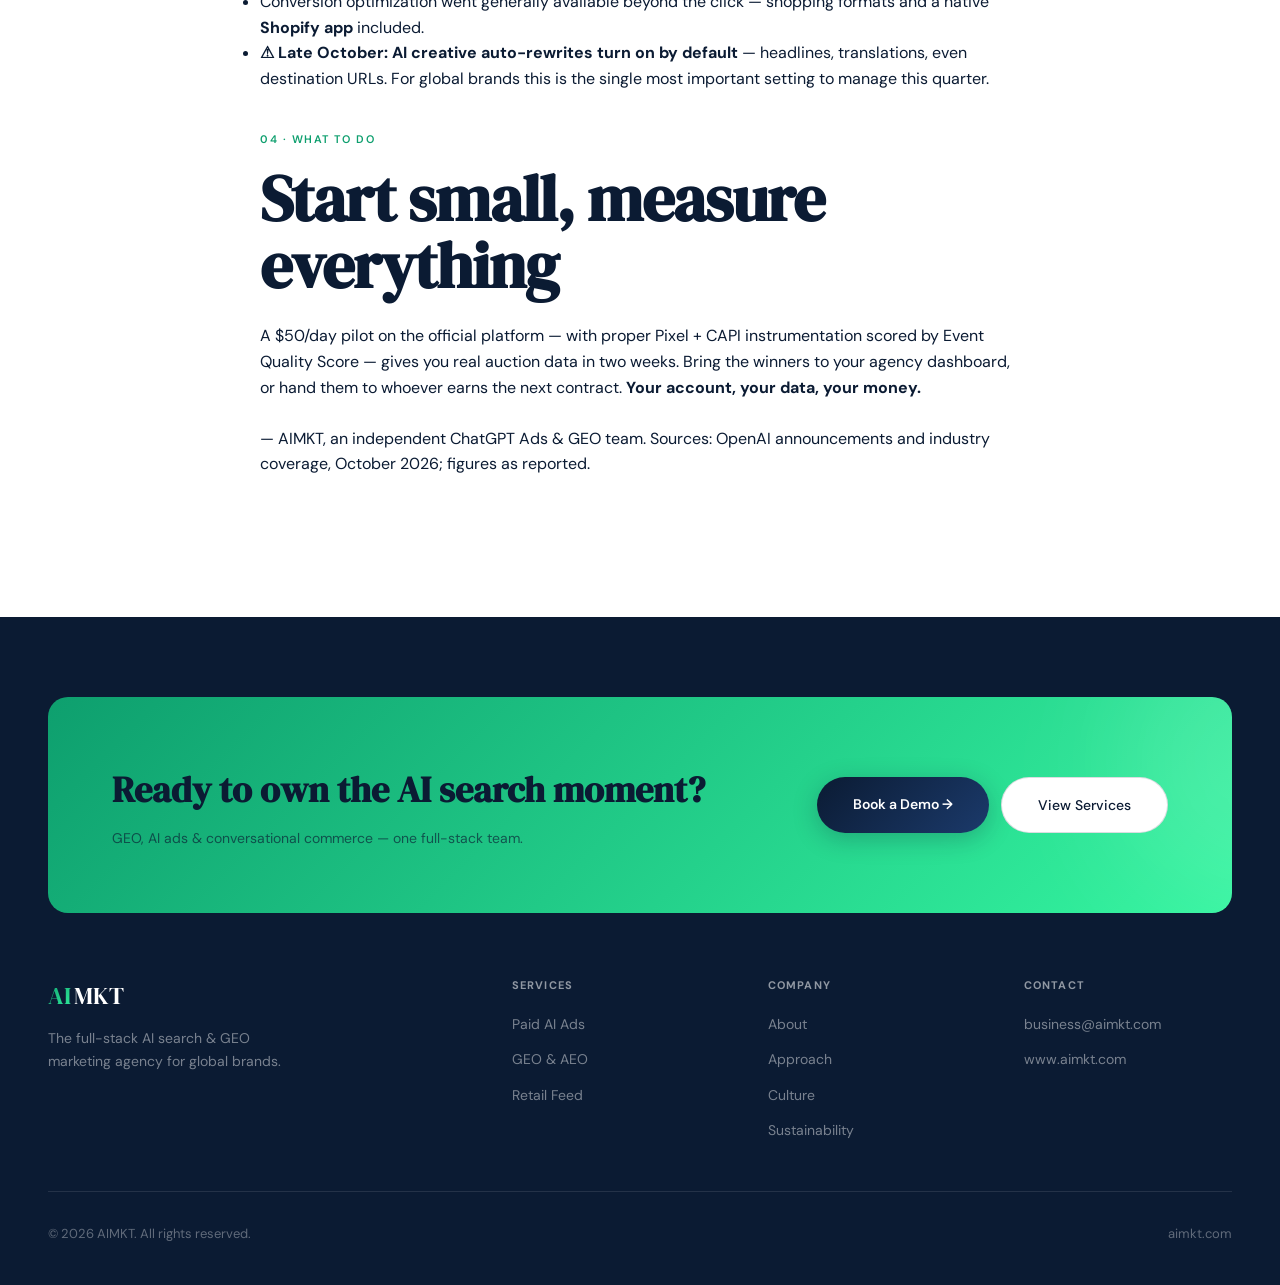
<file: insights.html>
<!DOCTYPE html>
<html lang="en">
<head>
<meta charset="UTF-8">
<meta name="viewport" content="width=device-width, initial-scale=1.0">
<title>AIMKT — Insights · The State of ChatGPT Ads, October 2026</title>
<meta name="description" content="AIMKT case studies: how brands go from being asked about to being recommended inside AI engines, and finally converted. GEO, paid AI ads and product feeds in action.">
<link rel="canonical" href="https://aimkt.com/vendors.html">
<meta property="og:type" content="website">
<meta property="og:title" content="AIMKT Cases — From Asked to Recommended to Converted">
<meta property="og:description" content="Full-funnel AI search results: GEO, AI ads and product feeds across SaaS, DTC and B2B.">
<meta property="og:url" content="https://aimkt.com/vendors.html">
<meta property="og:site_name" content="AIMKT">
<meta name="twitter:card" content="summary_large_image">
<link rel="icon" type="image/svg+xml" href="data:image/svg+xml,<svg xmlns='http://www.w3.org/2000/svg' viewBox='0 0 100 100'><text y='.9em' font-size='90'>⚡</text></svg>">
<link rel="preconnect" href="https://fonts.googleapis.com">
<link rel="preconnect" href="https://fonts.gstatic.com" crossorigin>
<link href="https://fonts.googleapis.com/css2?family=DM+Serif+Display:ital@0;1&family=DM+Sans:opsz,wght@9..40,300;9..40,400;9..40,500;9..40,600&display=swap" rel="stylesheet">
<link rel="stylesheet" href="css/style.css">
</head>
<body class="lang-en" style="--nav-h:68px">

<a href="#main-content" class="skip-link">Skip to content</a>
<div class="scroll-progress"></div>

<nav>
  <a href="index.html" class="logo"><em>AI</em>MKT</a>
  <ul class="nav-links">
    <li><a href="features.html"><span class="en">Services</span><span class="zh">服务</span><span class="th">บริการ</span></a></li>
    <li><a href="vendors.html" class="active"><span class="en">Approach</span><span class="zh">服务方法</span><span class="th">แนวทาง</span></a></li>
    <li><a href="insights.html"><span class="en">Insights</span><span class="zh">洞察</span><span class="th">อินไซต์</span></a></li>
    <li><a href="about.html"><span class="en">About</span><span class="zh">关于我们</span><span class="th">เกี่ยวกับเรา</span></a></li>
    <li><a href="culture.html"><span class="en">Culture</span><span class="zh">企业文化</span><span class="th">วัฒนธรรม</span></a></li>
    <li><a href="sustainability.html"><span class="en">Sustainability</span><span class="zh">可持续发展</span><span class="th">ความยั่งยืน</span></a></li>
  </ul>
  <div class="nav-right">
    <button class="lang-btn" aria-label="Switch language">中文 / TH</button>
    <a href="mailto:business@aimkt.com" class="btn-ghost"><span class="en">Book a Demo</span><span class="zh">预约咨询</span><span class="th">นัดปรึกษา</span></a>
    <a href="mailto:business@aimkt.com" class="btn-primary"><span class="en">Get Started</span><span class="zh">开始合作</span><span class="th">เริ่มต้น</span></a>
  </div>
  <button class="hamburger" aria-label="Menu" aria-expanded="false"><span></span><span></span><span></span></button>
</nav>
<div class="mobile-overlay"></div>
<div class="mobile-menu">
  <a href="index.html"><span class="en">Home</span><span class="zh">首页</span><span class="th">หน้าแรก</span></a>
  <a href="features.html"><span class="en">Services</span><span class="zh">服务</span><span class="th">บริการ</span></a>
  <a href="vendors.html"><span class="en">Approach</span><span class="zh">服务方法</span><span class="th">แนวทาง</span></a>
<a href="insights.html"><span class="en">Insights</span><span class="zh">洞察</span><span class="th">อินไซต์</span></a>
  <a href="about.html"><span class="en">About</span><span class="zh">关于我们</span><span class="th">เกี่ยวกับเรา</span></a>
  <a href="culture.html"><span class="en">Culture</span><span class="zh">企业文化</span><span class="th">วัฒนธรรม</span></a>
  <a href="sustainability.html"><span class="en">Sustainability</span><span class="zh">可持续发展</span><span class="th">ความยั่งยืน</span></a>
</div>

<!-- PAGE HERO -->
<div class="page-hero-wrap" style="min-height:70vh">
  <div class="orb orb-1" aria-hidden="true"></div>
  <div class="orb orb-2" aria-hidden="true"></div>
  <div class="page-hero" style="min-height:62vh;display:flex;flex-direction:column;justify-content:center">
    <div class="eyebrow reveal"><span class="en">Insights</span><span class="zh">洞察</span><span class="th">อินไซต์</span></div>
    <h1 class="reveal d1"><span class="en">The State of ChatGPT Ads<br><em>October 2026</em></span><span class="zh">ChatGPT Ads 现状<br><em>2026 年 10 月</em></span><span class="th">สถานะ ChatGPT Ads<br><em>ตุลาคม 2026</em></span></h1>
    <p class="reveal d2" style="max-width:680px"><span class="en">A quarterly-scale platform update in one page: where ChatGPT Ads stands, what changed this fall, and what brands should do about it.</span><span class="zh">一页读懂：ChatGPT Ads 走到哪了、今秋变了什么、品牌该做什么。</span><span class="th">ChatGPT Ads อยู่ตรงไหน เปลี่ยนอะไร และแบรนด์ควรทำอย่างไร</span></p>
    <div class="reveal d3" style="margin-top:.5rem"><span class="pill pill-neon" style="font-size:12px;padding:6px 14px"><span class="en">2026-10-27 · 4 min read</span><span class="zh">2026-10-27 · 4 分钟读完</span><span class="th">2026-10-27</span></span></div>
  </div>
</div>

<section id="main-content">
  <div class="reveal" style="max-width:760px;margin:0 auto">
    <div class="eyebrow"><span class="en">01 · Scale</span><span class="zh">01 · 规模</span><span class="th">01 · สเกล</span></div>
    <h2 class="sh2"><span class="en">A billion-dollar run rate</span><span class="zh">十亿美元量级的年化收入</span><span class="th">รันเรตระดับพันล้านดอลลาร์</span></h2>
    <p><span class="en">ChatGPT Ads passed a reported <b>$1B annualized revenue run rate</b> in August 2026, with tens of thousands of advertisers and sales live in 60+ markets. The auction is still young — early entrants are buying attention at pre-competition prices.</span><span class="zh">ChatGPT Ads 据报道已于 2026 年 8 月突破 <b>10 亿美元年化收入</b>，广告主数以万计、销售覆盖 60+ 市场。竞价仍处早期——先入场者正以「尚无竞争」的价格买注意力。</span><span class="th">ChatGPT Ads รายงานว่าทะลุ $1B annualized run rate ในเดือนสิงหาคม 2026</span></p>

    <div class="eyebrow" style="margin-top:2.5rem"><span class="en">02 · Access</span><span class="zh">02 · 通道</span><span class="th">02 · การเข้าถึง</span></div>
    <h2 class="sh2"><span class="en">Self-serve vs. resold access</span><span class="zh">自助开户 vs 转售通道</span><span class="th">Self-serve vs ตัวแทนขายต่อ</span></h2>
    <p><span class="en">Advertisers in 50+ billing countries can open their own account directly on OpenAI's platform — the account, data and pixel live under the brand's name. Others buy access through resellers: convenient, but the account sits with the agency and media spend flows through them. <b>Our position: if you can self-serve, self-serve</b> — then bring in a specialist team for the operating work.</span><span class="zh">50+ 账单国的广告主可以在 OpenAI 平台直接开自己的账户——账户、数据、像素都在品牌名下。其他市场则经由转售通道：方便，但账户在代理手里、媒体费也经他们的手。<b>我们的立场：能自助开户就自助开</b>，再请专业团队做操盘。</span><span class="th">ผู้ลงโฆษณาใน 50+ ประเทศเปิดบัญชีเองได้โดยตรง</span></p>

    <div class="eyebrow" style="margin-top:2.5rem"><span class="en">03 · What's new</span><span class="zh">03 · 今秋更新</span><span class="th">03 · อัปเดตล่าสุด</span></div>
    <h2 class="sh2"><span class="en">New formats, negative phrases — and a default you should know about</span><span class="zh">新格式、负面词组——以及一个你该知道的默认项</span><span class="th">ฟอร์แมตใหม่ และค่าเริ่มต้นที่ควรรู้</span></h2>
    <ul>
      <li><span class="en"><b>New visual ad formats</b> and expanded measurement rolled out in October.</span><span class="zh"><b>新视觉广告格式</b>与扩展测量能力 10 月上线。</span><span class="th">ฟอร์แมตโฆษณาภาพใหม่และการวัดผลที่ขยาย</span></li>
      <li><span class="en"><b>Negative phrases</b> — native brand-suitability controls arrive at the campaign level.</span><span class="zh"><b>负面词组</b>——原生的品牌安全控制进入广告系列层。</span><span class="th">Negative Phrases การควบคุม Brand Safety</span></li>
      <li><span class="en">Conversion optimization went generally available beyond the click — shopping formats and a native <b>Shopify app</b> included.</span><span class="zh">转化优化已全量（超越点击归因）——含购物格式与原生 <b>Shopify 应用</b>。</span><span class="th">Conversion Optimization GA พร้อม Shopify App</span></li>
      <li><span class="en"><b>⚠ Late October: AI creative auto-rewrites turn on by default</b> — headlines, translations, even destination URLs. For global brands this is the single most important setting to manage this quarter.</span><span class="zh"><b>⚠ 10 月底起，AI 创意自动改写默认开启</b>——标题、翻译、甚至落地页 URL。对全球品牌来说，这是本季最值得管好的一个开关。</span><span class="th">ปลายเดือนตุลาคม AI เขียนครีเอทีฟใหม่อัตโนมัติโดยค่าเริ่มต้น</span></li>
    </ul>

    <div class="eyebrow" style="margin-top:2.5rem"><span class="en">04 · What to do</span><span class="zh">04 · 怎么做</span><span class="th">04 · ทำอย่างไร</span></div>
    <h2 class="sh2"><span class="en">Start small, measure everything</span><span class="zh">小步起测，测量一切</span><span class="th">เริ่มเล็ก วัดทุกอย่าง</span></h2>
    <p><span class="en">A $50/day pilot on the official platform — with proper Pixel + CAPI instrumentation scored by Event Quality Score — gives you real auction data in two weeks. Bring the winners to your agency dashboard, or hand them to whoever earns the next contract. <b>Your account, your data, your money.</b></span><span class="zh">官方平台上 $50/日 的试点——配上以 Event Quality Score 验收的 Pixel + CAPI 部署——两周就能拿到真实竞价数据。结果带得走：你的账户、你的数据、你的钱。</span><span class="th">เริ่มนำร่อง $50/วัน พร้อม Pixel + CAPI ที่ตรวจรับด้วย EQS</span></p>
    <p style="margin-top:1.6rem"><span class="en">— AIMKT, an independent ChatGPT Ads &amp; GEO team. Sources: OpenAI announcements and industry coverage, October 2026; figures as reported.</span><span class="zh">—— AIMKT，独立的 ChatGPT Ads 与 GEO 团队。信源：OpenAI 官方公告与行业报道（2026-10），数字均为公开转述口径。</span><span class="th">— AIMKT ทีม ChatGPT Ads และ GEO อิสระ</span></p>
  </div>
</section>

<!-- FOOTER -->
<footer>
  <div class="fi">
    <div class="fcta reveal">
      <div class="footer-cta-text">
        <h3><span class="en">Ready to own the AI search moment?</span><span class="zh">准备好占领 AI 搜索的下一个入口了吗？</span><span class="th">พร้อมครองช่วงเวลาการค้นหา AI หรือยัง?</span></h3>
        <p><span class="en">GEO, AI ads &amp; conversational commerce — one full-stack team.</span><span class="zh">GEO、AI 投放与对话式电商，一个全栈团队搞定。</span><span class="th">GEO, โฆษณา AI และพาณิชย์แบบสนทนา — ทีมเดียวครบจบ</span></p>
      </div>
      <div class="fcta-btns">
        <a href="mailto:business@aimkt.com" class="btn-primary btn-lg"><span class="en">Book a Demo →</span><span class="zh">预约咨询 →</span><span class="th">นัดปรึกษา →</span></a>
        <a href="features.html" class="btn-lg-out" style="background:#fff;color:#0B1B33;border-color:rgba(11,27,51,.15)"><span class="en">View Services</span><span class="zh">查看服务</span><span class="th">ดูบริการ</span></a>
      </div>
    </div>
    <div class="ftop">
      <div>
        <div class="flogo"><em>AI</em>MKT</div>
        <p class="fdesc en">The full-stack AI search &amp; GEO marketing agency for global brands.</p>
        <p class="fdesc zh">面向全球化品牌的 AI 搜索与 GEO 全栈营销代理商。</p>
        <p class="fdesc th">ผู้เชี่ยวชาญด้าน AI Search และ GEO แบบครบวงจรสำหรับแบรนด์ระดับโลก</p>
      </div>
      <div>
        <div class="fct"><span class="en">Services</span><span class="zh">服务</span><span class="th">บริการ</span></div>
        <ul class="flinks">
          <li><a href="features.html"><span class="en">Paid AI Ads</span><span class="zh">付费 AI 投放</span><span class="th">โฆษณา AI</span></a></li>
          <li><a href="features.html"><span class="en">GEO &amp; AEO</span><span class="zh">GEO 优化</span><span class="th">GEO</span></a></li>
          <li><a href="features.html"><span class="en">Retail Feed</span><span class="zh">商品 Feed</span><span class="th">Retail Feed</span></a></li>
        </ul>
      </div>
      <div>
        <div class="fct"><span class="en">Company</span><span class="zh">公司</span><span class="th">บริษัท</span></div>
        <ul class="flinks">
          <li><a href="about.html"><span class="en">About</span><span class="zh">关于我们</span><span class="th">เกี่ยวกับเรา</span></a></li>
          <li><a href="vendors.html"><span class="en">Approach</span><span class="zh">服务方法</span><span class="th">แนวทาง</span></a></li>
          <li><a href="culture.html"><span class="en">Culture</span><span class="zh">企业文化</span><span class="th">วัฒนธรรม</span></a></li>
          <li><a href="sustainability.html"><span class="en">Sustainability</span><span class="zh">可持续发展</span><span class="th">ความยั่งยืน</span></a></li>
        </ul>
      </div>
      <div>
        <div class="fct"><span class="en">Contact</span><span class="zh">联系</span><span class="th">ติดต่อ</span></div>
        <ul class="flinks">
          <li><a href="mailto:business@aimkt.com">business@aimkt.com</a></li>
          <li><a href="https://www.aimkt.com">www.aimkt.com</a></li>
        </ul>
      </div>
    </div>
    <div class="fbot">
      <span>© 2026 AIMKT. <span class="en">All rights reserved.</span><span class="zh">保留所有权利。</span><span class="th">สงวนลิขสิทธิ์</span></span>
      <span>aimkt.com</span>
    </div>
  </div>
</footer>

<div class="cursor-glow"></div>
<button class="back-to-top" aria-label="Back to top">↑</button>
<script src="js/main.js"></script>
</body>
</html>
</file>
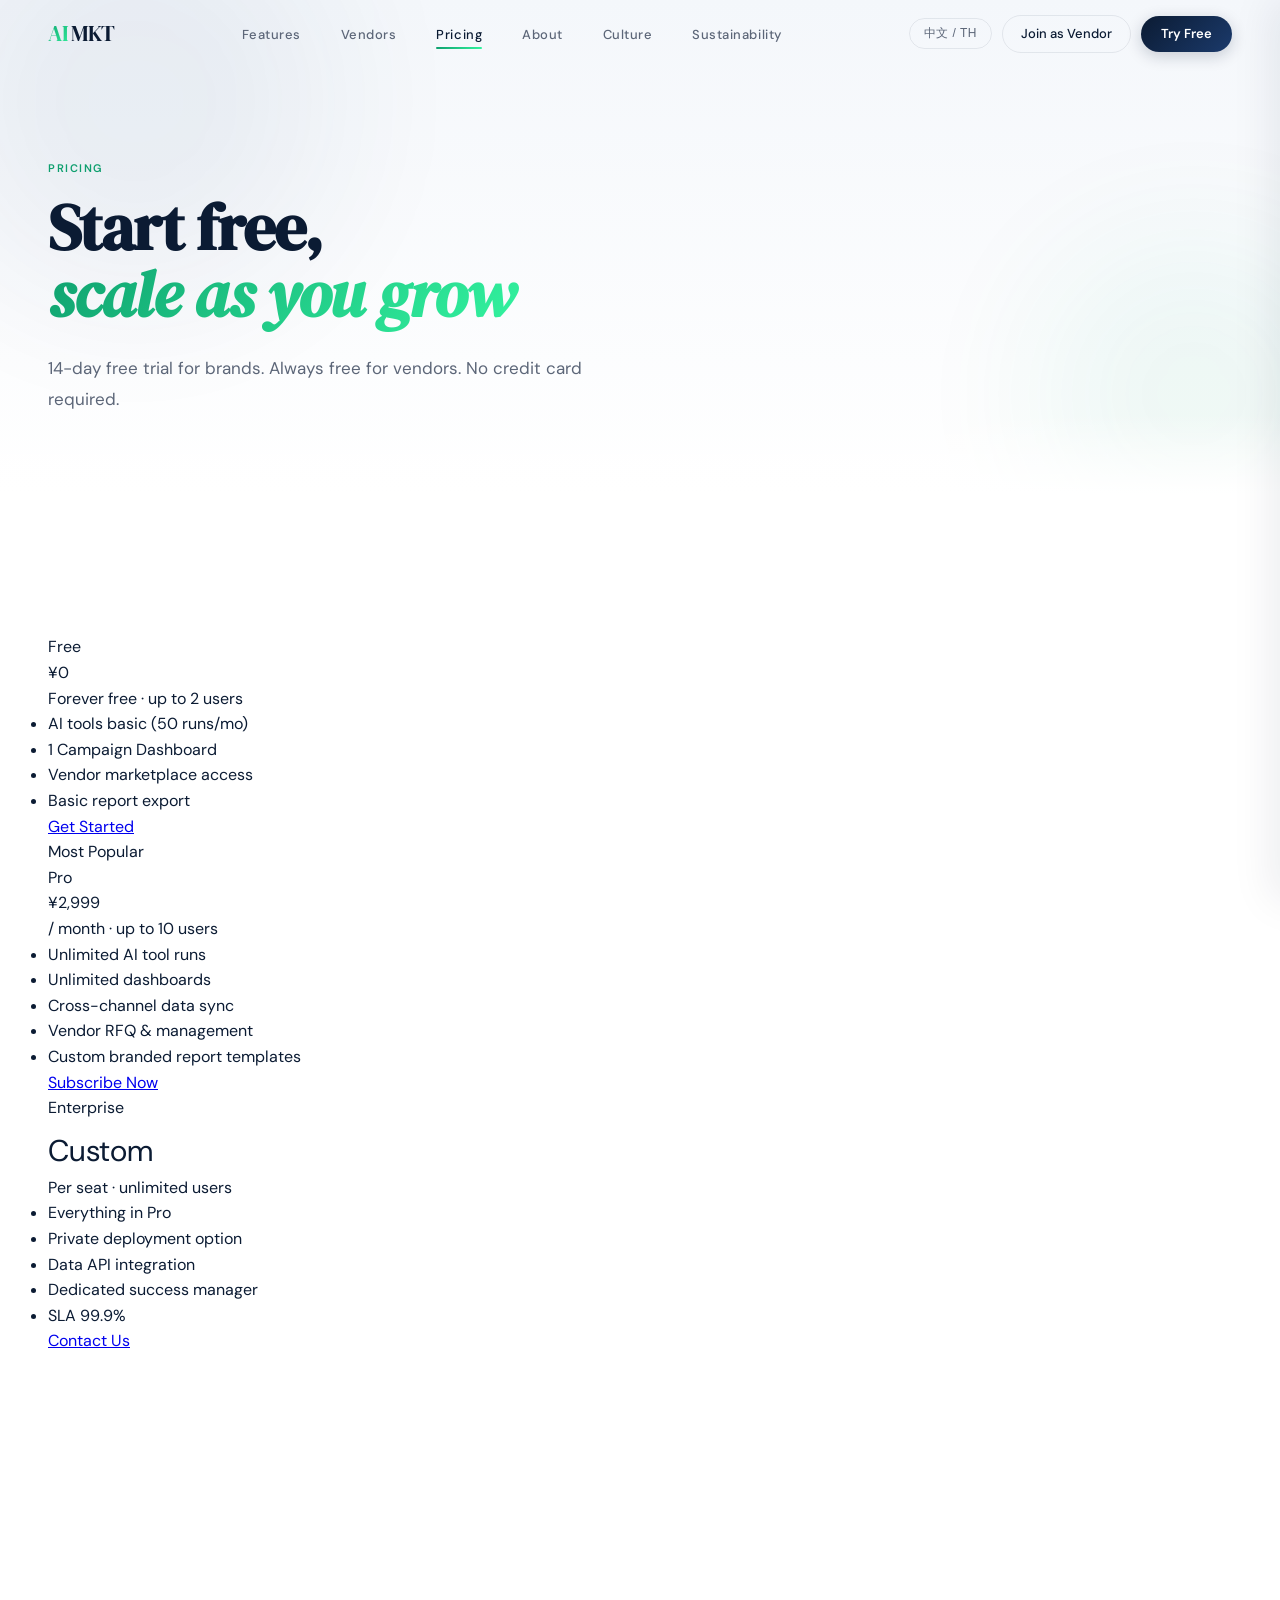
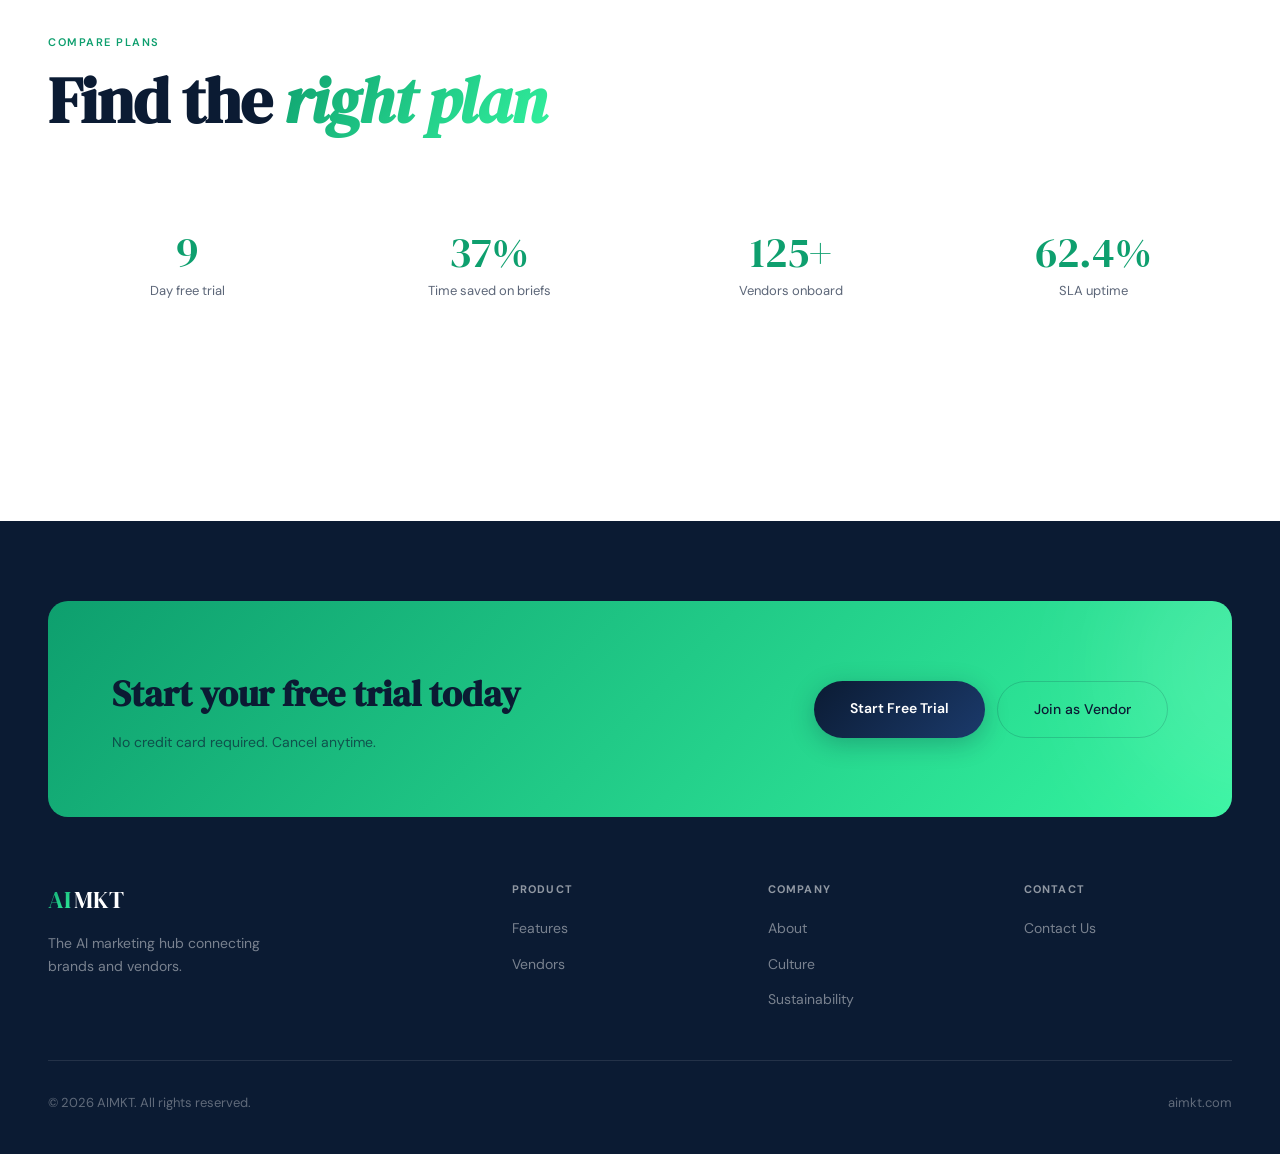
<file: pricing.html>
<!DOCTYPE html>
<html lang="en">
<head>
<meta charset="UTF-8">
<meta name="viewport" content="width=device-width, initial-scale=1.0">
<title>AIMKT — Pricing · Start Free, Scale as You Grow</title>
<meta name="description" content="AIMKT pricing: Free forever for vendors, 14-day free trial for brands. Pro plan from ¥2,999/mo. Enterprise custom pricing. No credit card required.">
<link rel="canonical" href="https://aimkt.com/pricing.html">
<meta property="og:type" content="website">
<meta property="og:title" content="AIMKT Pricing — Start Free, Scale as You Grow">
<meta property="og:description" content="Free for vendors, 14-day trial for brands. Pro from ¥2,999/mo.">
<meta property="og:url" content="https://aimkt.com/pricing.html">
<meta property="og:site_name" content="AIMKT">
<meta name="twitter:card" content="summary_large_image">
<link rel="icon" type="image/svg+xml" href="data:image/svg+xml,<svg xmlns='http://www.w3.org/2000/svg' viewBox='0 0 100 100'><text y='.9em' font-size='90'>⚡</text></svg>">
<link rel="preconnect" href="https://fonts.googleapis.com">
<link rel="preconnect" href="https://fonts.gstatic.com" crossorigin>
<link href="https://fonts.googleapis.com/css2?family=DM+Serif+Display:ital@0;1&family=DM+Sans:opsz,wght@9..40,300;9..40,400;9..40,500;9..40,600&display=swap" rel="stylesheet">
<link rel="stylesheet" href="css/style.css">
</head>
<body class="lang-en" style="--nav-h:68px">

<a href="#main-content" class="skip-link">Skip to content</a>

<nav>
  <a href="index.html" class="logo"><em>AI</em>MKT</a>
  <ul class="nav-links">
    <li><a href="features.html"><span class="en">Features</span><span class="zh">AI 工具</span><span class="th">ฟีเจอร์</span></a></li>
    <li><a href="vendors.html"><span class="en">Vendors</span><span class="zh">供应商市场</span><span class="th">ผู้ขาย</span></a></li>
    <li><a href="pricing.html" class="active"><span class="en">Pricing</span><span class="zh">定价</span><span class="th">ราคา</span></a></li>
    <li><a href="about.html"><span class="en">About</span><span class="zh">关于我们</span><span class="th">เกี่ยวกับเรา</span></a></li>
    <li><a href="culture.html"><span class="en">Culture</span><span class="zh">企业文化</span><span class="th">วัฒนธรรม</span></a></li>
    <li><a href="sustainability.html"><span class="en">Sustainability</span><span class="zh">可持续发展</span><span class="th">ความยั่งยืน</span></a></li>
  </ul>
  <div class="nav-right">
    <button class="lang-btn" aria-label="Switch language">中文 / TH</button>
    <a href="vendors.html" class="btn-ghost"><span class="en">Join as Vendor</span><span class="zh">供应商入驻</span><span class="th">เข้าร่วมเป็นผู้ขาย</span></a>
    <a href="#" class="btn-primary"><span class="en">Try Free</span><span class="zh">品牌免费试用</span><span class="th">ทดลองใช้ฟรี</span></a>
  </div>
  <button class="hamburger" aria-label="Menu" aria-expanded="false"><span></span><span></span><span></span></button>
</nav>
<div class="mobile-overlay"></div>
<div class="mobile-menu">
  <a href="index.html"><span class="en">Home</span><span class="zh">首页</span><span class="th">หน้าแรก</span></a>
  <a href="features.html"><span class="en">Features</span><span class="zh">AI 工具</span><span class="th">ฟีเจอร์</span></a>
  <a href="vendors.html"><span class="en">Vendors</span><span class="zh">供应商市场</span><span class="th">ผู้ขาย</span></a>
  <a href="pricing.html"><span class="en">Pricing</span><span class="zh">定价</span><span class="th">ราคา</span></a>
  <a href="about.html"><span class="en">About</span><span class="zh">关于我们</span><span class="th">เกี่ยวกับเรา</span></a>
  <a href="culture.html"><span class="en">Culture</span><span class="zh">企业文化</span><span class="th">วัฒนธรรม</span></a>
  <a href="sustainability.html"><span class="en">Sustainability</span><span class="zh">可持续发展</span><span class="th">ความยั่งยืน</span></a>
</div>

<div class="page-hero-wrap">
  <div class="orb orb-1" aria-hidden="true"></div>
  <div class="orb orb-2" aria-hidden="true"></div>
  <div class="page-hero">
  <div class="eyebrow reveal"><span class="en">Pricing</span><span class="zh">定价方案</span><span class="th">ราคา</span></div>
  <h1 class="reveal d1"><span class="en">Start free,<br><em>scale as you grow</em></span><span class="zh">按需付费，<br><em>从试用开始</em></span><span class="th">เริ่มต้นฟรี<br><em>ขยายตามการเติบโต</em></span></h1>
  <p class="reveal d2 en">14-day free trial for brands. Always free for vendors. No credit card required.</p>
  <p class="reveal d2 zh">品牌免费试用 14 天，供应商永久免费入驻，无需信用卡。</p>
  <p class="reveal d2 th">ทดลองใช้ฟรี 14 วันสำหรับแบรนด์ ฟรีตลอดไปสำหรับผู้ขาย ไม่ต้องใช้บัตรเครดิต</p>
  </div>
</div>

<section id="main-content">
  <div class="price-grid">
    <div class="pc reveal">
      <div class="pname"><span class="en">Free</span><span class="zh">免费版</span><span class="th">ฟรี</span></div>
      <div class="pprice"><span>¥</span>0</div>
      <div class="pper"><span class="en">Forever free · up to 2 users</span><span class="zh">永久免费 · 最多 2 个用户</span><span class="th">ฟรีตลอดไป · สูงสุด 2 ผู้ใช้</span></div>
      <ul class="pf">
        <li><span class="en">AI tools basic (50 runs/mo)</span><span class="zh">AI 工具基础功能（50 次/月）</span><span class="th">เครื่องมือ AI พื้นฐาน (50 ครั้ง/เดือน)</span></li>
        <li><span class="en">1 Campaign Dashboard</span><span class="zh">1 个 Campaign Dashboard</span><span class="th">1 แดชบอร์ดแคมเปญ</span></li>
        <li><span class="en">Vendor marketplace access</span><span class="zh">供应商市场浏览</span><span class="th">เข้าถึงตลาดผู้ขาย</span></li>
        <li><span class="en">Basic report export</span><span class="zh">基础报表导出</span><span class="th">ส่งออกรายงานพื้นฐาน</span></li>
      </ul>
      <a href="#" class="pbtn"><span class="en">Get Started</span><span class="zh">免费开始</span><span class="th">เริ่มต้น</span></a>
    </div>
    <div class="pc feat reveal d1">
      <div class="pbadge"><span class="en">Most Popular</span><span class="zh">最受欢迎</span><span class="th">ยอดนิยม</span></div>
      <div class="pname"><span class="en">Pro</span><span class="zh">专业版</span><span class="th">โปร</span></div>
      <div class="pprice"><span>¥</span>2,999</div>
      <div class="pper"><span class="en">/ month · up to 10 users</span><span class="zh">/ 月 · 最多 10 个用户</span><span class="th">/ เดือน · สูงสุด 10 ผู้ใช้</span></div>
      <ul class="pf">
        <li><span class="en">Unlimited AI tool runs</span><span class="zh">AI 工具无限次使用</span><span class="th">ใช้เครื่องมือ AI ไม่จำกัด</span></li>
        <li><span class="en">Unlimited dashboards</span><span class="zh">无限 Campaign Dashboard</span><span class="th">แดชบอร์ดไม่จำกัด</span></li>
        <li><span class="en">Cross-channel data sync</span><span class="zh">多渠道数据自动聚合</span><span class="th">ซิงค์ข้อมูลข้ามช่องทาง</span></li>
        <li><span class="en">Vendor RFQ & management</span><span class="zh">供应商在线询价与管理</span><span class="th">RFQ และการจัดการผู้ขาย</span></li>
        <li><span class="en">Custom branded report templates</span><span class="zh">自定义品牌报表模板</span><span class="th">เทมเพลตรายงานแบรนด์ที่กำหนดเอง</span></li>
      </ul>
      <a href="#" class="pbtn"><span class="en">Subscribe Now</span><span class="zh">立即订阅</span><span class="th">สมัครสมาชิก</span></a>
    </div>
    <div class="pc reveal d2">
      <div class="pname"><span class="en">Enterprise</span><span class="zh">企业版</span><span class="th">องค์กร</span></div>
      <div class="pprice" style="font-size:30px;padding-top:6px"><span class="en">Custom</span><span class="zh">定制</span><span class="th">กำหนดเอง</span></div>
      <div class="pper"><span class="en">Per seat · unlimited users</span><span class="zh">按席位 · 无上限用户</span><span class="th">ต่อที่นั่ง · ผู้ใช้ไม่จำกัด</span></div>
      <ul class="pf">
        <li><span class="en">Everything in Pro</span><span class="zh">专业版全部功能</span><span class="th">ทุกอย่างในแพ็คเกจ Pro</span></li>
        <li><span class="en">Private deployment option</span><span class="zh">私有化部署可选</span><span class="th">ตัวเลือกการปรับใช้แบบส่วนตัว</span></li>
        <li><span class="en">Data API integration</span><span class="zh">数据 API 对接</span><span class="th">เชื่อมต่อ Data API</span></li>
        <li><span class="en">Dedicated success manager</span><span class="zh">专属客户成功经理</span><span class="th">ผู้จัดการความสำเร็จเฉพาะ</span></li>
        <li>SLA 99.9%</li>
      </ul>
      <a href="about.html" class="pbtn"><span class="en">Contact Us</span><span class="zh">联系我们</span><span class="th">ติดต่อเรา</span></a>
    </div>
  </div>
</section>

<section>
  <div class="shead reveal">
    <div class="eyebrow"><span class="en">Compare Plans</span><span class="zh">方案对比</span><span class="th">เปรียบเทียบแผน</span></div>
    <h2 class="sh2"><span class="en">Find the <em>right plan</em></span><span class="zh">找到<em>适合你的方案</em></span><span class="th">หา<em>แผนที่เหมาะกับคุณ</em></span></h2>
  </div>
  <div class="stat-row reveal">
    <div class="stat-box"><div class="stat-num" data-count="14" data-decimals="0">0</div><div class="stat-label en">Day free trial</div><div class="stat-label zh">天免费试用</div><div class="stat-label th">วันทดลองใช้ฟรี</div></div>
    <div class="stat-box"><div class="stat-num" data-count="60" data-suffix="%" data-decimals="0">0%</div><div class="stat-label en">Time saved on briefs</div><div class="stat-label zh">Brief 时间节省</div><div class="stat-label th">ประหยัดเวลา Brief</div></div>
    <div class="stat-box"><div class="stat-num" data-count="200" data-suffix="+" data-decimals="0">0+</div><div class="stat-label en">Vendors onboard</div><div class="stat-label zh">供应商入驻</div><div class="stat-label th">ผู้ขายเข้าร่วม</div></div>
    <div class="stat-box"><div class="stat-num" data-count="99.9" data-suffix="%" data-decimals="1">0%</div><div class="stat-label">SLA uptime</div></div>
  </div>
</section>

<!-- FOOTER -->
<footer>
  <div class="fi">
    <div class="fcta reveal">
      <div class="footer-cta-text">
        <h3><span class="en">Start your free trial today</span><span class="zh">今天就开始免费试用</span><span class="th">เริ่มทดลองใช้ฟรีวันนี้</span></h3>
        <p><span class="en">No credit card required. Cancel anytime.</span><span class="zh">无需信用卡，随时可取消。</span><span class="th">ไม่ต้องใช้บัตรเครดิต ยกเลิกได้ทุกเมื่อ</span></p>
      </div>
      <div class="fcta-btns">
        <a href="#" class="btn-primary btn-lg"><span class="en">Start Free Trial</span><span class="zh">免费试用</span><span class="th">ทดลองใช้ฟรี</span></a>
        <a href="vendors.html" class="btn-lg-out"><span class="en">Join as Vendor</span><span class="zh">供应商入驻</span><span class="th">เข้าร่วมเป็นผู้ขาย</span></a>
      </div>
    </div>
    <div class="ftop">
      <div>
        <div class="flogo"><em>AI</em>MKT</div>
        <p class="fdesc en">The AI marketing hub connecting brands and vendors.</p>
        <p class="fdesc zh">AI 营销中台，连接品牌与供应商。</p>
        <p class="fdesc th">ศูนย์การตลาด AI เชื่อมโยงแบรนด์และผู้ขาย</p>
      </div>
      <div>
        <div class="fct"><span class="en">Product</span><span class="zh">产品</span><span class="th">ผลิตภัณฑ์</span></div>
        <ul class="flinks">
          <li><a href="features.html"><span class="en">Features</span><span class="zh">功能</span><span class="th">ฟีเจอร์</span></a></li>
          <li><a href="vendors.html"><span class="en">Vendors</span><span class="zh">供应商</span><span class="th">ผู้ขาย</span></a></li>
        </ul>
      </div>
      <div>
        <div class="fct"><span class="en">Company</span><span class="zh">公司</span><span class="th">บริษัท</span></div>
        <ul class="flinks">
          <li><a href="about.html"><span class="en">About</span><span class="zh">关于我们</span><span class="th">เกี่ยวกับเรา</span></a></li>
          <li><a href="culture.html"><span class="en">Culture</span><span class="zh">企业文化</span><span class="th">วัฒนธรรม</span></a></li>
          <li><a href="sustainability.html"><span class="en">Sustainability</span><span class="zh">可持续发展</span><span class="th">ความยั่งยืน</span></a></li>
        </ul>
      </div>
      <div>
        <div class="fct"><span class="en">Contact</span><span class="zh">联系</span><span class="th">ติดต่อ</span></div>
        <ul class="flinks">
          <li><a href="about.html"><span class="en">Contact Us</span><span class="zh">联系我们</span><span class="th">ติดต่อเรา</span></a></li>
        </ul>
      </div>
    </div>
    <div class="fbot">
      <span>© 2026 AIMKT. <span class="en">All rights reserved.</span><span class="zh">保留所有权利。</span><span class="th">สงวนลิขสิทธิ์</span></span>
      <span>aimkt.com</span>
    </div>
  </div>
</footer>

<button class="back-to-top" aria-label="Back to top">↑</button>
<script src="js/main.js"></script>
</body>
</html>
</file>
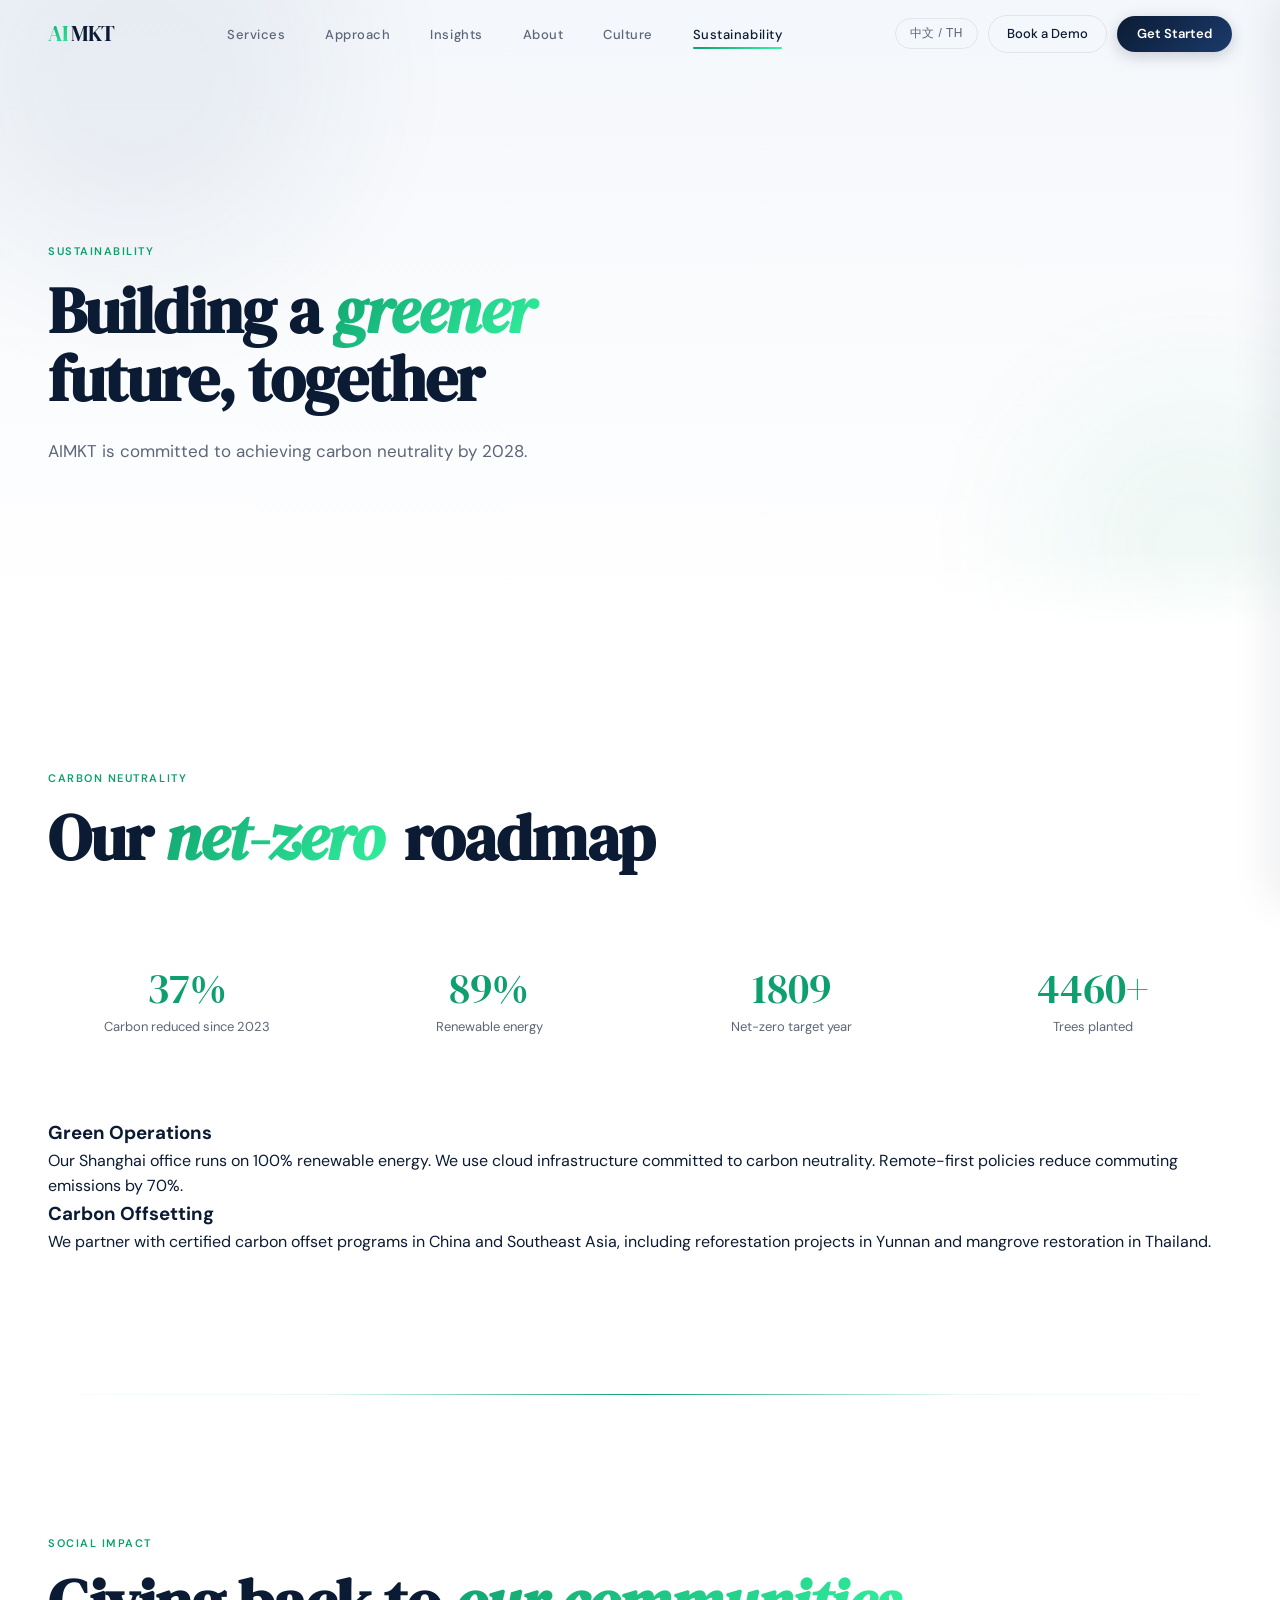
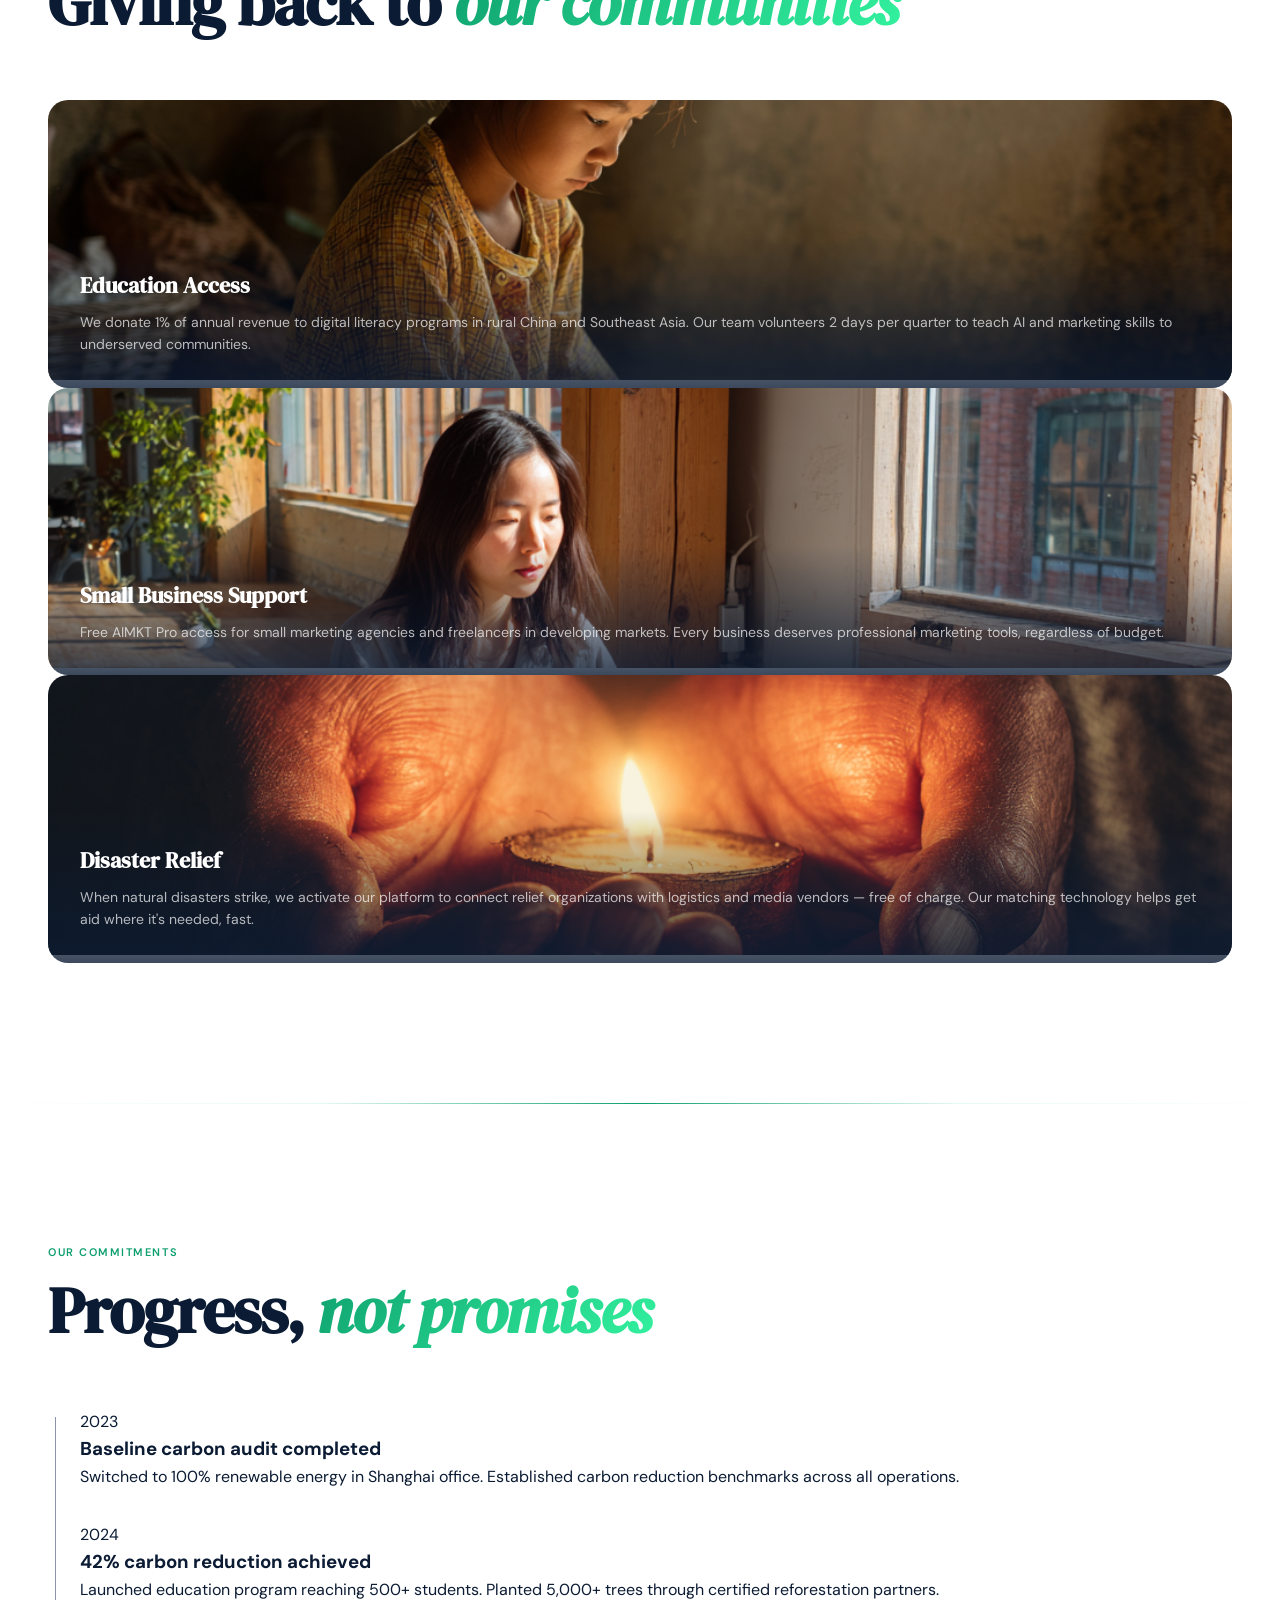
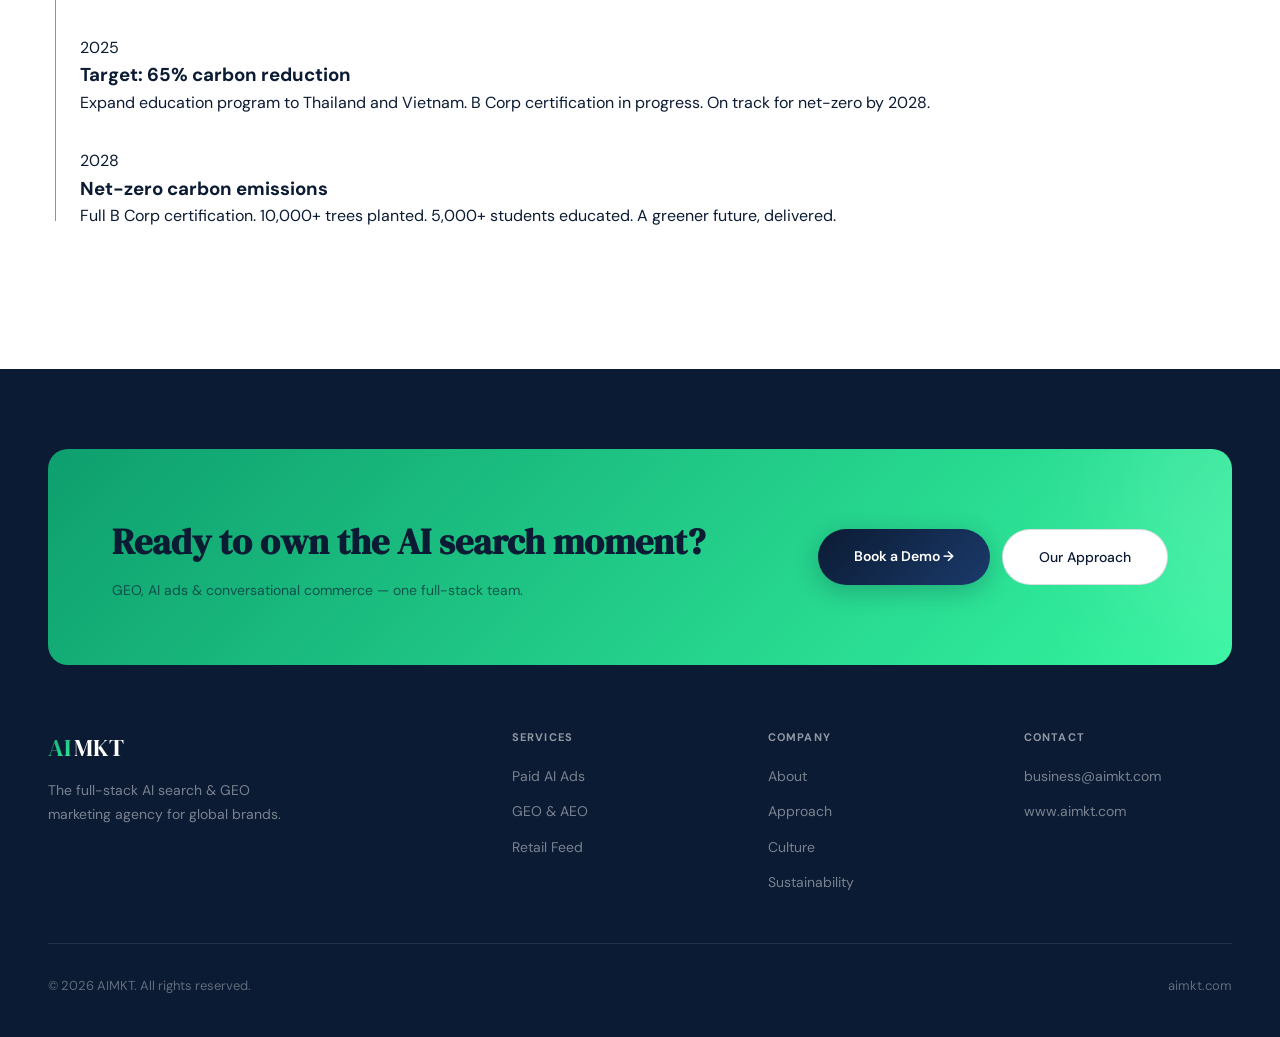
<file: sustainability.html>
<!DOCTYPE html>
<html lang="en">
<head>
<meta charset="UTF-8">
<meta name="viewport" content="width=device-width, initial-scale=1.0">
<title>AIMKT — Sustainability · Carbon Neutrality & Social Impact</title>
<meta name="description" content="AIMKT sustainability: carbon neutrality by 2028, 42% carbon reduction achieved, 100% renewable energy, education programs, and social impact initiatives.">
<meta name="keywords" content="AIMKT sustainability, carbon neutrality, net-zero, renewable energy, social impact, ESG">
<link rel="canonical" href="https://aimkt.com/sustainability.html">
<meta property="og:type" content="website">
<meta property="og:title" content="AIMKT Sustainability — Building a Greener Future">
<meta property="og:description" content="Carbon neutral by 2028. 42% reduction achieved. See our net-zero roadmap.">
<meta property="og:url" content="https://aimkt.com/sustainability.html">
<meta property="og:site_name" content="AIMKT">
<meta name="twitter:card" content="summary_large_image">
<meta name="twitter:title" content="AIMKT Sustainability — Building a Greener Future">
<meta name="twitter:description" content="Carbon neutral by 2028. 42% reduction achieved. See our net-zero roadmap.">
<link rel="icon" type="image/svg+xml" href="data:image/svg+xml,<svg xmlns='http://www.w3.org/2000/svg' viewBox='0 0 100 100'><text y='.9em' font-size='90'>⚡</text></svg>">
<link rel="preconnect" href="https://fonts.googleapis.com">
<link rel="preconnect" href="https://fonts.gstatic.com" crossorigin>
<link href="https://fonts.googleapis.com/css2?family=DM+Serif+Display:ital@0;1&family=DM+Sans:opsz,wght@9..40,300;9..40,400;9..40,500;9..40,600&display=swap" rel="stylesheet">
<link rel="stylesheet" href="css/style.css">
</head>
<body class="lang-en" style="--nav-h:68px">

<a href="#main-content" class="skip-link">Skip to content</a>
<div class="scroll-progress"></div>

<nav>
  <a href="index.html" class="logo"><em>AI</em>MKT</a>
  <ul class="nav-links">
    <li><a href="features.html"><span class="en">Services</span><span class="zh">服务</span><span class="th">บริการ</span></a></li>
    <li><a href="vendors.html"><span class="en">Approach</span><span class="zh">服务方法</span><span class="th">แนวทาง</span></a></li>
    <li><a href="insights.html"><span class="en">Insights</span><span class="zh">洞察</span><span class="th">อินไซต์</span></a></li>
    <li><a href="about.html"><span class="en">About</span><span class="zh">关于我们</span><span class="th">เกี่ยวกับเรา</span></a></li>
    <li><a href="culture.html"><span class="en">Culture</span><span class="zh">企业文化</span><span class="th">วัฒนธรรม</span></a></li>
    <li><a href="sustainability.html" class="active"><span class="en">Sustainability</span><span class="zh">可持续发展</span><span class="th">ความยั่งยืน</span></a></li>
  </ul>
  <div class="nav-right">
    <button class="lang-btn" aria-label="Switch language">中文 / TH</button>
    <a href="mailto:business@aimkt.com" class="btn-ghost"><span class="en">Book a Demo</span><span class="zh">预约咨询</span><span class="th">นัดปรึกษา</span></a>
    <a href="mailto:business@aimkt.com" class="btn-primary"><span class="en">Get Started</span><span class="zh">开始合作</span><span class="th">เริ่มต้น</span></a>
  </div>
  <button class="hamburger" aria-label="Menu" aria-expanded="false"><span></span><span></span><span></span></button>
</nav>

<div class="mobile-overlay"></div>
<div class="mobile-menu">
  <a href="index.html"><span class="en">Home</span><span class="zh">首页</span><span class="th">หน้าแรก</span></a>
  <a href="features.html"><span class="en">Services</span><span class="zh">服务</span><span class="th">บริการ</span></a>
  <a href="vendors.html"><span class="en">Approach</span><span class="zh">服务方法</span><span class="th">แนวทาง</span></a>
<a href="insights.html"><span class="en">Insights</span><span class="zh">洞察</span><span class="th">อินไซต์</span></a>
  <a href="about.html"><span class="en">About</span><span class="zh">关于我们</span><span class="th">เกี่ยวกับเรา</span></a>
  <a href="culture.html"><span class="en">Culture</span><span class="zh">企业文化</span><span class="th">วัฒนธรรม</span></a>
  <a href="sustainability.html"><span class="en">Sustainability</span><span class="zh">可持续发展</span><span class="th">ความยั่งยืน</span></a>
</div>

<!-- PAGE HERO WITH NATURE IMAGE -->
<div class="page-hero-wrap" style="min-height:70vh">
  <div class="orb orb-1" aria-hidden="true"></div>
  <div class="orb orb-2" aria-hidden="true"></div>
  <div class="page-hero" style="min-height:70vh;display:flex;flex-direction:column;justify-content:center">
    <div class="eyebrow reveal"><span class="en">Sustainability</span><span class="zh">可持续发展</span><span class="th">ความยั่งยืน</span></div>
    <h1 class="reveal d1"><span class="en">Building a <em>greener</em><br>future, together</span><span class="zh">共同构建<em>更绿色</em><br>的未来</span><span class="th">สร้างอนาคต<em>ที่เขียวขึ้น</em><br>ไปด้วยกัน</span></h1>
    <p class="reveal d2"><span class="en">AIMKT is committed to achieving carbon neutrality by 2028.</span><span class="zh">AIMKT 致力于在 2028 年前实现碳中和。</span><span class="th">AIMKT มุ่งมั่นที่จะบรรลุความเป็นกลางทางคาร์บอนภายในปี 2028</span></p>
  </div>
</div>

<!-- CARBON DATA -->
<section id="main-content">
  <div class="shead reveal">
    <div class="eyebrow"><span class="en">Carbon Neutrality</span><span class="zh">碳中和</span><span class="th">ความเป็นกลางทางคาร์บอน</span></div>
    <h2 class="sh2"><span class="en">Our <em>net-zero</em> roadmap</span><span class="zh">我们的<em>净零</em>路线图</span><span class="th">แผนงาน<em>สุทธิเป็นศูนย์</em>ของเรา</span></h2>
  </div>
  <div class="stat-row reveal">
    <div class="stat-box">
      <div class="stat-val" style="color:var(--accent)" data-count="42" data-suffix="%" data-decimals="0">0%</div>
      <div class="stat-label"><span class="en">Carbon reduced since 2023</span><span class="zh">自 2023 年碳减排</span><span class="th">ลดคาร์บอนตั้งแต่ 2023</span></div>
    </div>
    <div class="stat-box">
      <div class="stat-val" style="color:var(--accent)" data-count="100" data-suffix="%" data-decimals="0">0%</div>
      <div class="stat-label"><span class="en">Renewable energy</span><span class="zh">可再生能源</span><span class="th">พลังงานหมุนเวียน</span></div>
    </div>
    <div class="stat-box">
      <div class="stat-val" style="color:var(--accent)" data-count="2028" data-suffix="" data-decimals="0">0</div>
      <div class="stat-label"><span class="en">Net-zero target year</span><span class="zh">净零目标年份</span><span class="th">ปีเป้าหมายสุทธิเป็นศูนย์</span></div>
    </div>
    <div class="stat-box">
      <div class="stat-val" style="color:var(--accent)" data-count="5000" data-suffix="+" data-decimals="0">0+</div>
      <div class="stat-label"><span class="en">Trees planted</span><span class="zh">植树棵数</span><span class="th">ต้นไม้ที่ปลูก</span></div>
    </div>
  </div>
  <div class="proof-grid reveal" style="margin-top:2rem">
    <div class="content-card">
      <h3><span class="en">Green Operations</span><span class="zh">绿色运营</span><span class="th">การดำเนินงานสีเขียว</span></h3>
      <p><span class="en">Our Shanghai office runs on 100% renewable energy. We use cloud infrastructure committed to carbon neutrality. Remote-first policies reduce commuting emissions by 70%.</span><span class="zh">上海办公室 100% 使用可再生能源。我们使用承诺碳中和的云基础设施。远程优先政策减少了 70% 的通勤排放。</span><span class="th">สำนักงานเซี่ยงไฮ้ใช้พลังงานหมุนเวียน 100% เราใช้โครงสร้างพื้นฐานคลาวด์ที่มุ่งมั่นต่อความเป็นกลางทางคาร์บอน นโยบายระยะไกลลดการปล่อยจากการเดินทาง 70%</span></p>
    </div>
    <div class="content-card">
      <h3><span class="en">Carbon Offsetting</span><span class="zh">碳抵消</span><span class="th">ชดเชยคาร์บอน</span></h3>
      <p><span class="en">We partner with certified carbon offset programs in China and Southeast Asia, including reforestation projects in Yunnan and mangrove restoration in Thailand.</span><span class="zh">我们与中国和东南亚的认证碳抵消项目合作，包括云南再造林项目和泰国红树林修复项目。</span><span class="th">เราร่วมมือกับโปรแกรมชดเชยคาร์บอนที่ได้รับการรับรองในจีนและเอเชียตะวันออกเฉียงใต้ รวมถึงโครงการปลูกป่าใหม่ในยูนนานและฟื้นฟูป่าชายเลนในไทย</span></p>
    </div>
  </div>
</section>

<hr class="gradient-line">

<!-- SOCIAL IMPACT - THREE IMAGE CARDS -->
<section>
  <div class="shead reveal">
    <div class="eyebrow"><span class="en">Social Impact</span><span class="zh">社会公益</span><span class="th">ผลกระทบทางสังคม</span></div>
    <h2 class="sh2"><span class="en">Giving back to <em>our communities</em></span><span class="zh">回馈<em>我们的社区</em></span><span class="th">คืนกำไรให้<em>ชุมชนของเรา</em></span></h2>
  </div>
  <div class="proof-grid">
    <div class="card-img reveal">
      <img src="images/sustain-education.png" alt="" style="width:100%;height:280px;object-fit:cover">
      <div class="card-overlay">
        <h3><span class="en">Education Access</span><span class="zh">教育公平</span><span class="th">การเข้าถึงการศึกษา</span></h3>
        <p><span class="en">We donate 1% of annual revenue to digital literacy programs in rural China and Southeast Asia. Our team volunteers 2 days per quarter to teach AI and marketing skills to underserved communities.</span><span class="zh">我们将年收入的 1% 捐赠给中国和东南亚乡村的数字素养项目。团队每季度志愿服务 2 天，为弱势社区教授 AI 和营销技能。</span><span class="th">เราบริจาค 1% ของรายได้ต่อปีให้โปรแกรมการรู้หนังสือดิจิทัลในชนบทจีนและเอเชียตะวันออกเฉียงใต้ ทีมอาสาสมัคร 2 วันต่อไตรมาสเพื่อสอนทักษะ AI และการตลาดแก่ชุมชนที่ด้อยโอกาส</span></p>
      </div>
    </div>
    <div class="card-img reveal d1">
      <img src="images/sustain-business.png" alt="" style="width:100%;height:280px;object-fit:cover">
      <div class="card-overlay">
        <h3><span class="en">Small Business Support</span><span class="zh">小企业支持</span><span class="th">สนับสนุนธุรกิจขนาดเล็ก</span></h3>
        <p><span class="en">Free AIMKT Pro access for small marketing agencies and freelancers in developing markets. Every business deserves professional marketing tools, regardless of budget.</span><span class="zh">为发展中小型营销机构和自由职业者免费提供 AIMKT 专业版。每个企业都值得拥有专业营销工具，不论预算大小。</span><span class="th">เข้าถึง AIMKT Pro ฟรีสำหรับตัวแทนการตลาดขนาดเล็กและฟรีแลนซ์ในตลาดกำลังพัฒนา ธุรกิจทุกแห่งสมควรได้รับเครื่องมือการตลาดมืออาชีพ โดยไม่คำนึงถึงงบประมาณ</span></p>
      </div>
    </div>
    <div class="card-img reveal d2">
      <img src="images/sustain-relief.png" alt="" style="width:100%;height:280px;object-fit:cover">
      <div class="card-overlay">
        <h3><span class="en">Disaster Relief</span><span class="zh">灾后救助</span><span class="th">การช่วยเหลือภัยพิบัติ</span></h3>
        <p><span class="en">When natural disasters strike, we activate our platform to connect relief organizations with logistics and media vendors — free of charge. Our matching technology helps get aid where it's needed, fast.</span><span class="zh">当自然灾害发生时，我们免费激活平台连接救助组织与物流和媒体供应商。我们的匹配技术帮助快速将援助送到需要的地方。</span><span class="th">เมื่อเกิดภัยพิบัติทางธรรมชาติ เราเปิดใช้แพลตฟอร์มเพื่อเชื่อมโยงองค์กรช่วยเหลือกับผู้ขายโลจิสติกส์และสื่อฟรี เทคโนโลยีการจับคู่ของเราช่วยส่งความช่วยเหลือไปยังที่ต้องการได้อย่างรวดเร็ว</span></p>
      </div>
    </div>
  </div>
</section>

<hr class="gradient-line">

<!-- SUSTAINABILITY TIMELINE -->
<section>
  <div class="shead reveal">
    <div class="eyebrow"><span class="en">Our Commitments</span><span class="zh">我们的承诺</span><span class="th">คำมั่นสัญญาของเรา</span></div>
    <h2 class="sh2"><span class="en">Progress, <em>not promises</em></span><span class="zh">看进展，<em>不听承诺</em></span><span class="th">ความก้าวหน้า<em>ไม่ใช่สัญญา</em></span></h2>
  </div>
  <div class="timeline">
    <div class="timeline-item reveal">
      <div class="timeline-year">2023</div>
      <div class="timeline-content">
        <h3><span class="en">Baseline carbon audit completed</span><span class="zh">完成碳排放基准审计</span><span class="th">ตรวจสอบคาร์บอนพื้นฐานเสร็จสมบูรณ์</span></h3>
        <p><span class="en">Switched to 100% renewable energy in Shanghai office. Established carbon reduction benchmarks across all operations.</span><span class="zh">上海办公室切换至 100% 可再生能源。在所有运营中建立碳减排基准。</span><span class="th">เปลี่ยนเป็นพลังงานหมุนเวียน 100% ในสำนักงานเซี่ยงไฮ้ กำหนดมาตรฐานการลดคาร์บอนในทุกการดำเนินงาน</span></p>
      </div>
    </div>
    <div class="timeline-item reveal d1">
      <div class="timeline-year">2024</div>
      <div class="timeline-content">
        <h3><span class="en">42% carbon reduction achieved</span><span class="zh">实现 42% 碳减排</span><span class="th">ลดคาร์บอน 42%</span></h3>
        <p><span class="en">Launched education program reaching 500+ students. Planted 5,000+ trees through certified reforestation partners.</span><span class="zh">启动教育项目覆盖 500+ 学生。通过认证再造林合作伙伴植树 5,000+ 棵。</span><span class="th">เปิดตัวโปรแกรมการศึกษาครอบคลุมนักเรียน 500+ ปลูกต้นไม้ 5,000+ ต้นผ่านพันธมิตรปลูกป่าที่ได้รับการรับรอง</span></p>
      </div>
    </div>
    <div class="timeline-item reveal d2">
      <div class="timeline-year">2025</div>
      <div class="timeline-content">
        <h3><span class="en">Target: 65% carbon reduction</span><span class="zh">目标：碳减排 65%</span><span class="th">เป้าหมาย: ลดคาร์บอน 65%</span></h3>
        <p><span class="en">Expand education program to Thailand and Vietnam. B Corp certification in progress. On track for net-zero by 2028.</span><span class="zh">教育项目拓展至泰国和越南。B Corp 认证进行中。正按计划在 2028 年前实现净零。</span><span class="th">ขยายโปรแกรมการศึกษาไปไทยและเวียดนาม กำลังรับรอง B Corp กำลังดำเนินการตามแผนสุทธิเป็นศูนย์ภายในปี 2028</span></p>
      </div>
    </div>
    <div class="timeline-item reveal d3">
      <div class="timeline-year">2028</div>
      <div class="timeline-content">
        <h3><span class="en">Net-zero carbon emissions</span><span class="zh">净零碳排放</span><span class="th">การปล่อยคาร์บอนสุทธิเป็นศูนย์</span></h3>
        <p><span class="en">Full B Corp certification. 10,000+ trees planted. 5,000+ students educated. A greener future, delivered.</span><span class="zh">完整 B Corp 认证。植树 10,000+ 棵。教育 5,000+ 学生。一个更绿色的未来，如约而至。</span><span class="th">รับรอง B Corp เต็มรูปแบบ ปลูกต้นไม้ 10,000+ ต้น ให้การศึกษานักเรียน 5,000+ คน อนาคตที่เขียวขึ้น มอบให้แล้ว</span></p>
      </div>
    </div>
  </div>
</section>

<!-- FOOTER -->
<footer>
  <div class="fi">
    <div class="fcta reveal">
      <div class="footer-cta-text">
        <h3><span class="en">Ready to own the AI search moment?</span><span class="zh">准备好占领 AI 搜索的下一个入口了吗？</span><span class="th">พร้อมครองช่วงเวลาการค้นหา AI หรือยัง?</span></h3>
        <p><span class="en">GEO, AI ads &amp; conversational commerce — one full-stack team.</span><span class="zh">GEO、AI 投放与对话式电商，一个全栈团队搞定。</span><span class="th">GEO, โฆษณา AI และพาณิชย์แบบสนทนา — ทีมเดียวครบจบ</span></p>
      </div>
      <div class="fcta-btns">
        <a href="mailto:business@aimkt.com" class="btn-primary btn-lg"><span class="en">Book a Demo →</span><span class="zh">预约咨询 →</span><span class="th">นัดปรึกษา →</span></a>
        <a href="vendors.html" class="btn-lg-out" style="background:#fff;color:#0B1B33;border-color:rgba(11,27,51,.15)"><span class="en">Our Approach</span><span class="zh">服务方法</span><span class="th">แนวทางของเรา</span></a>
      </div>
    </div>
    <div class="ftop">
      <div>
        <div class="flogo"><em>AI</em>MKT</div>
        <p class="fdesc"><span class="en">The full-stack AI search &amp; GEO marketing agency for global brands.</span><span class="zh">面向全球化品牌的 AI 搜索与 GEO 全栈营销代理商。</span><span class="th">ผู้เชี่ยวชาญด้าน AI Search และ GEO แบบครบวงจรสำหรับแบรนด์ระดับโลก</span></p>
      </div>
      <div>
        <div class="fct"><span class="en">Services</span><span class="zh">服务</span><span class="th">บริการ</span></div>
        <ul class="flinks">
          <li><a href="features.html"><span class="en">Paid AI Ads</span><span class="zh">付费 AI 投放</span><span class="th">โฆษณา AI</span></a></li>
          <li><a href="features.html"><span class="en">GEO &amp; AEO</span><span class="zh">GEO 优化</span><span class="th">GEO</span></a></li>
          <li><a href="features.html"><span class="en">Retail Feed</span><span class="zh">商品 Feed</span><span class="th">Retail Feed</span></a></li>
        </ul>
      </div>
      <div>
        <div class="fct"><span class="en">Company</span><span class="zh">公司</span><span class="th">บริษัท</span></div>
        <ul class="flinks">
          <li><a href="about.html"><span class="en">About</span><span class="zh">关于我们</span><span class="th">เกี่ยวกับเรา</span></a></li>
          <li><a href="vendors.html"><span class="en">Approach</span><span class="zh">服务方法</span><span class="th">แนวทาง</span></a></li>
          <li><a href="culture.html"><span class="en">Culture</span><span class="zh">企业文化</span><span class="th">วัฒนธรรม</span></a></li>
          <li><a href="sustainability.html"><span class="en">Sustainability</span><span class="zh">可持续发展</span><span class="th">ความยั่งยืน</span></a></li>
        </ul>
      </div>
      <div>
        <div class="fct"><span class="en">Contact</span><span class="zh">联系</span><span class="th">ติดต่อ</span></div>
        <ul class="flinks">
          <li><a href="mailto:business@aimkt.com">business@aimkt.com</a></li>
          <li><a href="https://www.aimkt.com">www.aimkt.com</a></li>
        </ul>
      </div>
    </div>
    <div class="fbot">
      <span>© 2026 AIMKT. <span class="en">All rights reserved.</span><span class="zh">保留所有权利。</span><span class="th">สงวนลิขสิทธิ์</span></span>
      <span>aimkt.com</span>
    </div>
  </div>
</footer>

<div class="cursor-glow"></div>
<button class="back-to-top" aria-label="Back to top">↑</button>

<script src="js/main.js"></script>
</body>
</html>
</file>
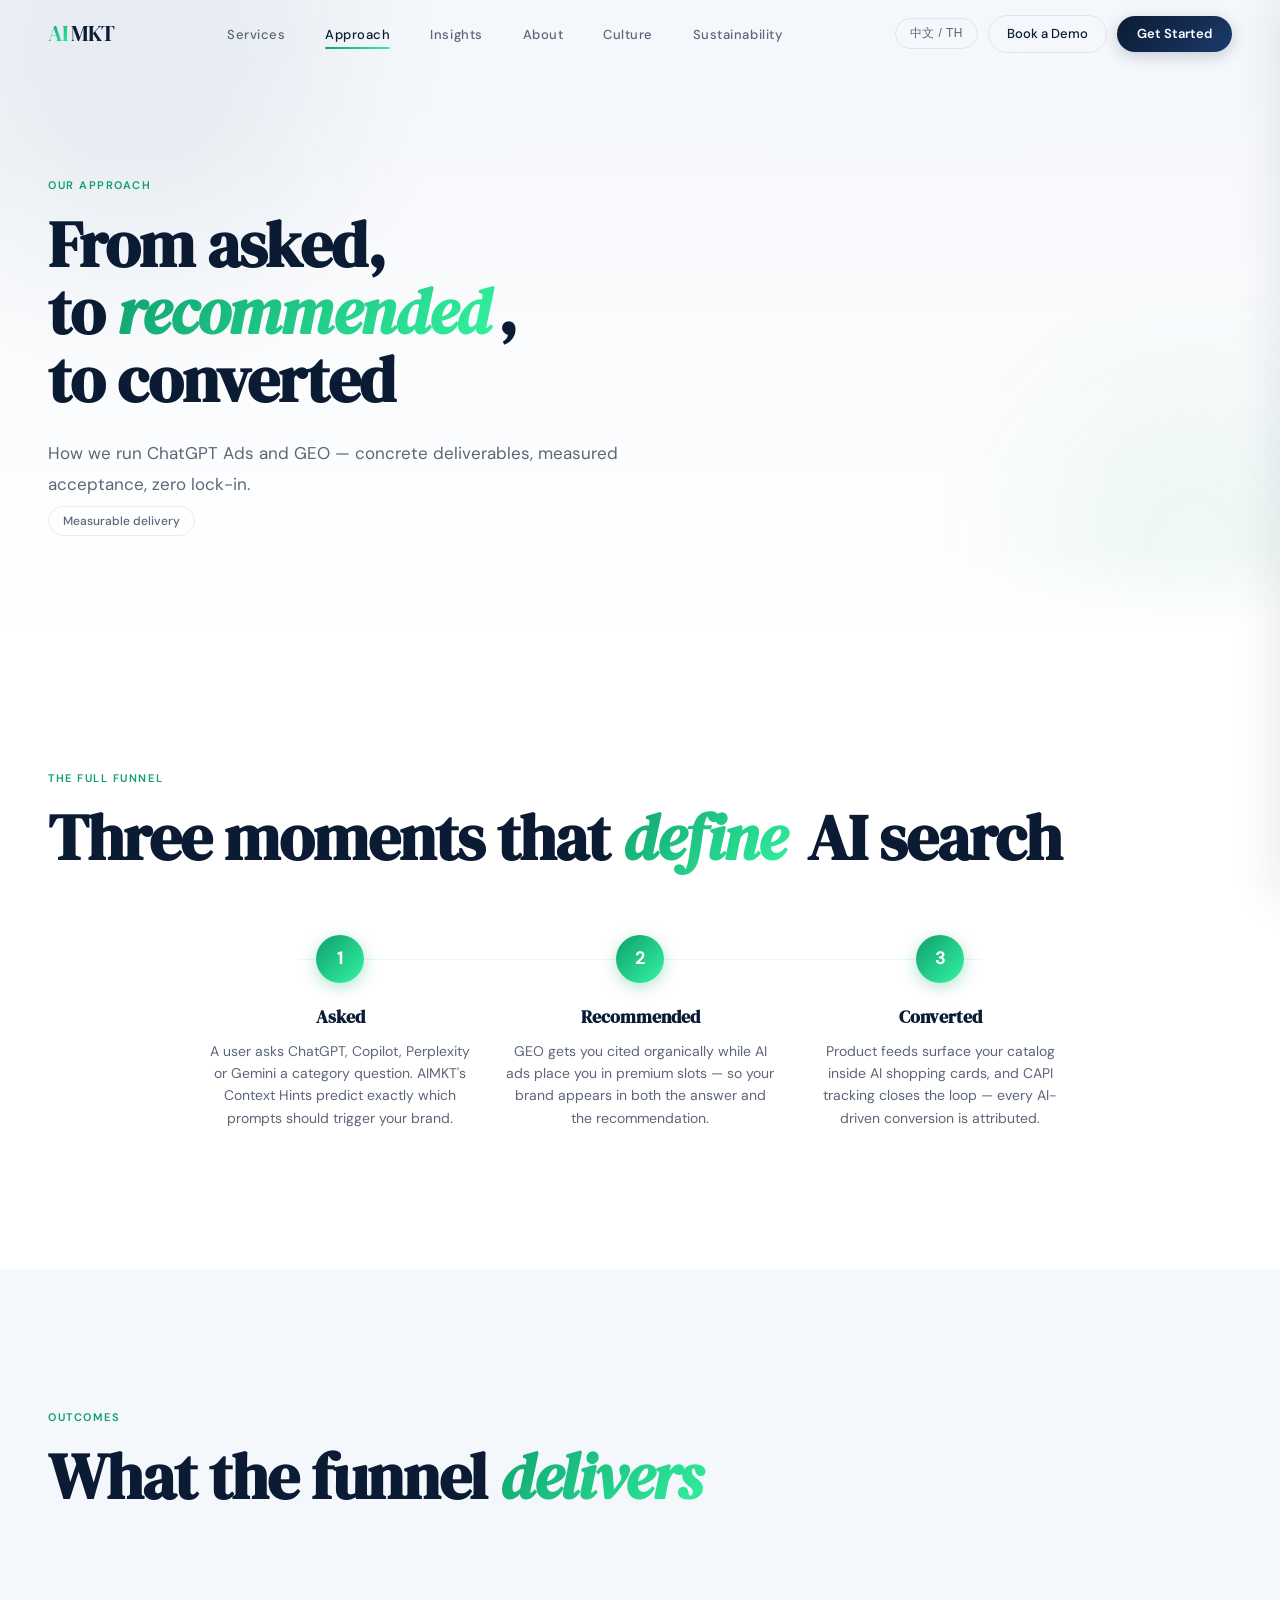
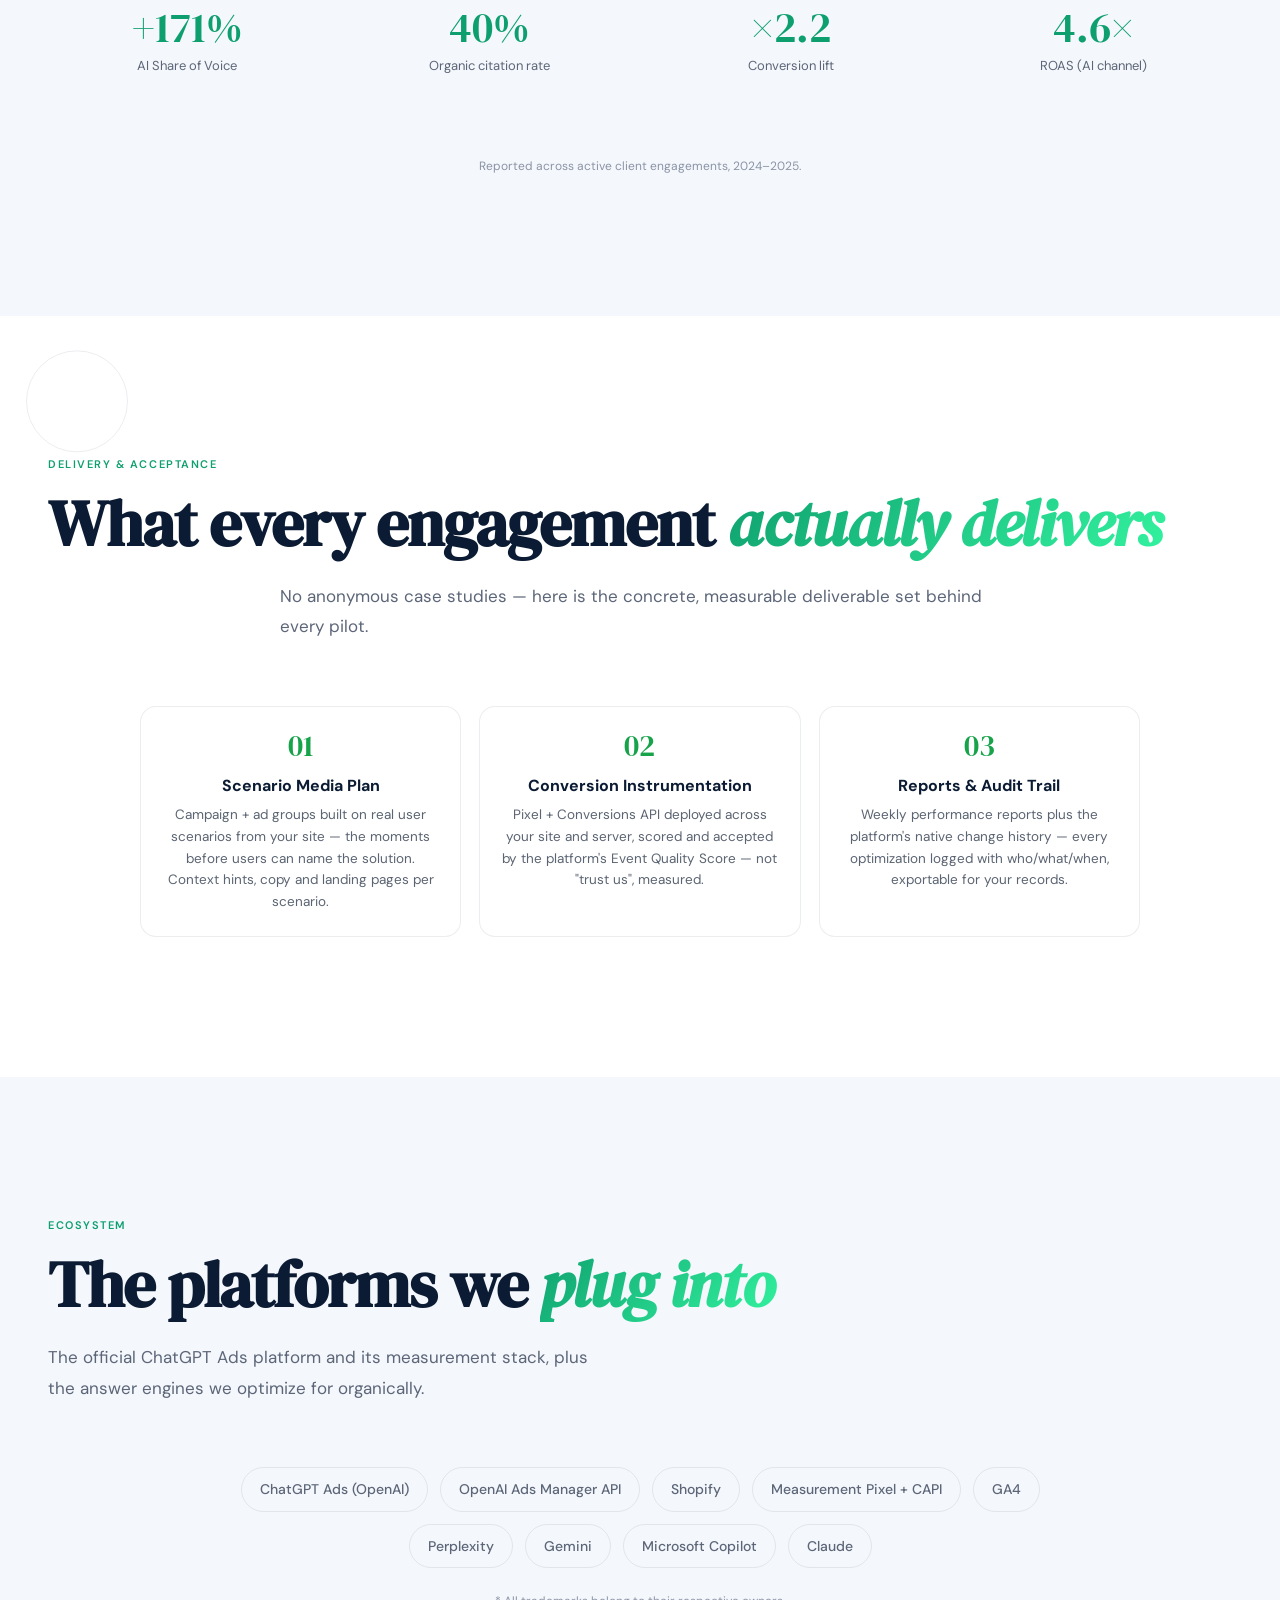
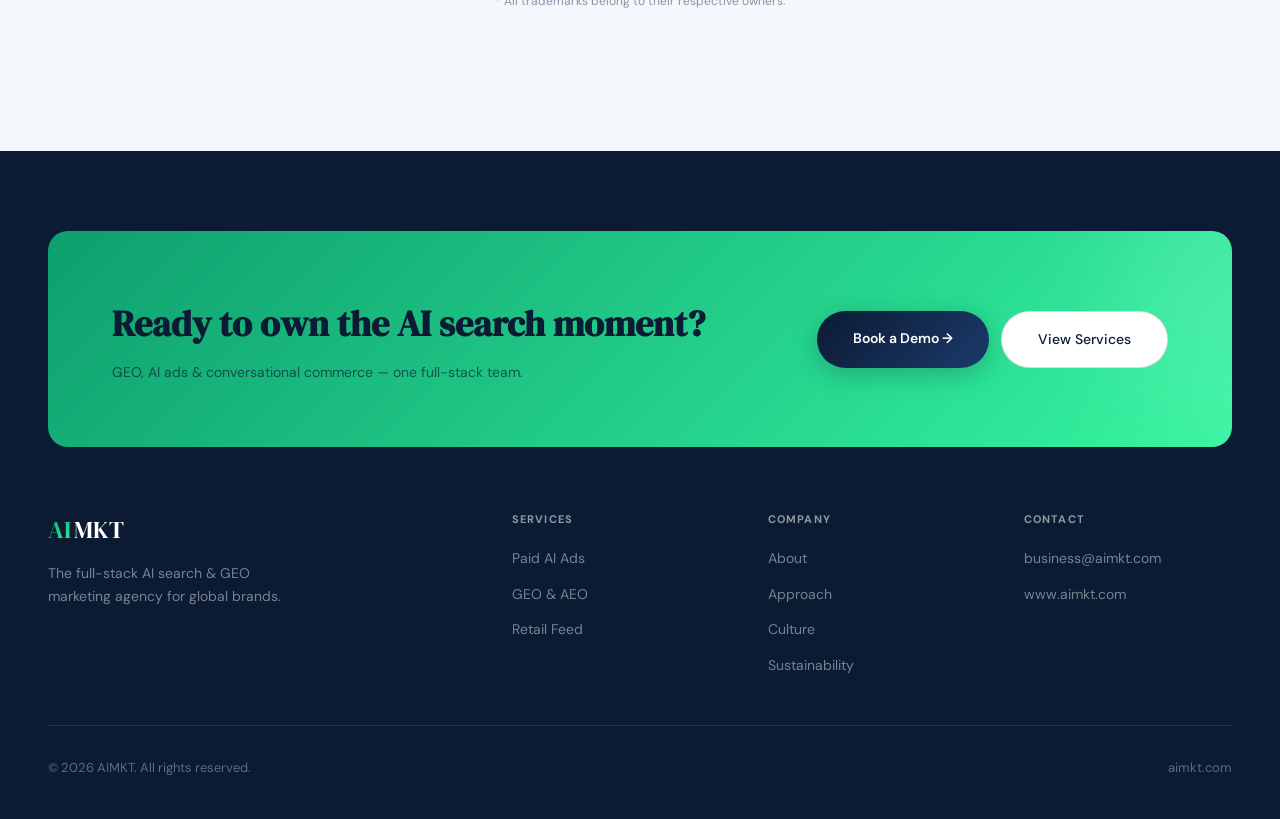
<file: vendors.html>
<!DOCTYPE html>
<html lang="en">
<head>
<meta charset="UTF-8">
<meta name="viewport" content="width=device-width, initial-scale=1.0">
<title>AIMKT — Approach · From Asked to Recommended to Converted</title>
<meta name="description" content="AIMKT case studies: how brands go from being asked about to being recommended inside AI engines, and finally converted. GEO, paid AI ads and product feeds in action.">
<link rel="canonical" href="https://aimkt.com/vendors.html">
<meta property="og:type" content="website">
<meta property="og:title" content="AIMKT Cases — From Asked to Recommended to Converted">
<meta property="og:description" content="Full-funnel AI search results: GEO, AI ads and product feeds across SaaS, DTC and B2B.">
<meta property="og:url" content="https://aimkt.com/vendors.html">
<meta property="og:site_name" content="AIMKT">
<meta name="twitter:card" content="summary_large_image">
<link rel="icon" type="image/svg+xml" href="data:image/svg+xml,<svg xmlns='http://www.w3.org/2000/svg' viewBox='0 0 100 100'><text y='.9em' font-size='90'>⚡</text></svg>">
<link rel="preconnect" href="https://fonts.googleapis.com">
<link rel="preconnect" href="https://fonts.gstatic.com" crossorigin>
<link href="https://fonts.googleapis.com/css2?family=DM+Serif+Display:ital@0;1&family=DM+Sans:opsz,wght@9..40,300;9..40,400;9..40,500;9..40,600&display=swap" rel="stylesheet">
<link rel="stylesheet" href="css/style.css">
</head>
<body class="lang-en" style="--nav-h:68px">

<a href="#main-content" class="skip-link">Skip to content</a>
<div class="scroll-progress"></div>

<nav>
  <a href="index.html" class="logo"><em>AI</em>MKT</a>
  <ul class="nav-links">
    <li><a href="features.html"><span class="en">Services</span><span class="zh">服务</span><span class="th">บริการ</span></a></li>
    <li><a href="vendors.html" class="active"><span class="en">Approach</span><span class="zh">服务方法</span><span class="th">แนวทาง</span></a></li>
    <li><a href="insights.html"><span class="en">Insights</span><span class="zh">洞察</span><span class="th">อินไซต์</span></a></li>
    <li><a href="about.html"><span class="en">About</span><span class="zh">关于我们</span><span class="th">เกี่ยวกับเรา</span></a></li>
    <li><a href="culture.html"><span class="en">Culture</span><span class="zh">企业文化</span><span class="th">วัฒนธรรม</span></a></li>
    <li><a href="sustainability.html"><span class="en">Sustainability</span><span class="zh">可持续发展</span><span class="th">ความยั่งยืน</span></a></li>
  </ul>
  <div class="nav-right">
    <button class="lang-btn" aria-label="Switch language">中文 / TH</button>
    <a href="mailto:business@aimkt.com" class="btn-ghost"><span class="en">Book a Demo</span><span class="zh">预约咨询</span><span class="th">นัดปรึกษา</span></a>
    <a href="mailto:business@aimkt.com" class="btn-primary"><span class="en">Get Started</span><span class="zh">开始合作</span><span class="th">เริ่มต้น</span></a>
  </div>
  <button class="hamburger" aria-label="Menu" aria-expanded="false"><span></span><span></span><span></span></button>
</nav>
<div class="mobile-overlay"></div>
<div class="mobile-menu">
  <a href="index.html"><span class="en">Home</span><span class="zh">首页</span><span class="th">หน้าแรก</span></a>
  <a href="features.html"><span class="en">Services</span><span class="zh">服务</span><span class="th">บริการ</span></a>
  <a href="vendors.html"><span class="en">Approach</span><span class="zh">服务方法</span><span class="th">แนวทาง</span></a>
<a href="insights.html"><span class="en">Insights</span><span class="zh">洞察</span><span class="th">อินไซต์</span></a>
  <a href="about.html"><span class="en">About</span><span class="zh">关于我们</span><span class="th">เกี่ยวกับเรา</span></a>
  <a href="culture.html"><span class="en">Culture</span><span class="zh">企业文化</span><span class="th">วัฒนธรรม</span></a>
  <a href="sustainability.html"><span class="en">Sustainability</span><span class="zh">可持续发展</span><span class="th">ความยั่งยืน</span></a>
</div>

<!-- PAGE HERO -->
<div class="page-hero-wrap" style="min-height:70vh">
  <div class="orb orb-1" aria-hidden="true"></div>
  <div class="orb orb-2" aria-hidden="true"></div>
  <div class="page-hero" style="min-height:70vh;display:flex;flex-direction:column;justify-content:center">
    <div class="eyebrow reveal"><span class="en">Our Approach</span><span class="zh">服务方法</span><span class="th">แนวทางของเรา</span></div>
    <h1 class="reveal d1"><span class="en">From asked,<br>to <em>recommended</em>,<br>to converted</span><span class="zh">从被提问，<br>到<em>被推荐</em>，<br>到完成转化</span><span class="th">จากถูกถาม<br>สู่<em>ถูกแนะนำ</em><br>สู่การ转化</span></h1>
    <p class="reveal d2"><span class="en">How we run ChatGPT Ads and GEO — concrete deliverables, measured acceptance, zero lock-in.</span><span class="zh">我们怎么做 ChatGPT Ads 与 GEO——具体交付物、量化验收、零锁定。</span><span class="th">ดูว่าแบรนด์ชนะ AI Search funnel อย่างไร — GEO, โฆษณา AI และ Product Feed</span></p>
    <div class="reveal d3" style="margin-top:.5rem"><span class="pill pill-neon" style="font-size:12px;padding:6px 14px"><span class="en">Measurable delivery</span><span class="zh">可验收的交付</span><span class="th">การส่งมอบที่วัดผลได้</span></span></div>
  </div>
</div>

<!-- FULL FUNNEL -->
<section id="main-content">
  <div class="shead reveal">
    <div class="eyebrow"><span class="en">The Full Funnel</span><span class="zh">全链路</span><span class="th">Funnel แบบครบ</span></div>
    <h2 class="sh2"><span class="en">Three moments that <em>define</em> AI search</span><span class="zh">定义 AI 搜索的<em>三个时刻</em></span><span class="th">สามช่วงเวลาที่<em>กำหนด</em> AI Search</span></h2>
  </div>
  <div class="steps-bar reveal">
    <div class="step-node">
      <div class="step-num">1</div>
      <h4><span class="en">Asked</span><span class="zh">被提问</span><span class="th">ถูกถาม</span></h4>
      <p><span class="en">A user asks ChatGPT, Copilot, Perplexity or Gemini a category question. AIMKT's Context Hints predict exactly which prompts should trigger your brand.</span><span class="zh">用户在 ChatGPT、Copilot、Perplexity、Gemini 提出品类问题。AIMKT 的 Context Hints 精准预测哪些提问应触发你的品牌。</span></p>
    </div>
    <div class="step-node">
      <div class="step-num">2</div>
      <h4><span class="en">Recommended</span><span class="zh">被推荐</span><span class="th">ถูกแนะนำ</span></h4>
      <p><span class="en">GEO gets you cited organically while AI ads place you in premium slots — so your brand appears in both the answer and the recommendation.</span><span class="zh">GEO 让你被自然引用，AI 投放把你放进优质广告位——品牌同时出现在回答正文与推荐位。</span></p>
    </div>
    <div class="step-node">
      <div class="step-num">3</div>
      <h4><span class="en">Converted</span><span class="zh">完成转化</span><span class="th">转化为</span></h4>
      <p><span class="en">Product feeds surface your catalog inside AI shopping cards, and CAPI tracking closes the loop — every AI-driven conversion is attributed.</span><span class="zh">商品 Feed 让你的商品出现在 AI 购物卡片，CAPI 追踪闭环归因——每一次 AI 渠道转化都可衡量。</span></p>
    </div>
  </div>
</section>

<!-- KPIs -->
<section class="alt">
  <div class="shead reveal">
    <div class="eyebrow"><span class="en">Outcomes</span><span class="zh">实战成果</span><span class="th">ผลลัพธ์</span></div>
    <h2 class="sh2"><span class="en">What the funnel <em>delivers</em></span><span class="zh">全链路<em>带来什么</em></span><span class="th">สิ่งที่ Funnel<em>มอบให้</em></span></h2>
  </div>
  <div class="stat-row reveal" style="margin-top:0">
    <div class="stat-box">
      <div class="stat-num" data-prefix="+" data-count="180" data-suffix="%" data-decimals="0">+0%</div>
      <div class="stat-label"><span class="en">AI Share of Voice</span><span class="zh">AI 声量 SOV</span><span class="th">AI Share of Voice</span></div>
    </div>
    <div class="stat-box">
      <div class="stat-num" data-count="42" data-suffix="%" data-decimals="0">0%</div>
      <div class="stat-label"><span class="en">Organic citation rate</span><span class="zh">自然引用率</span><span class="th">อัตราการอ้างอิง</span></div>
    </div>
    <div class="stat-box">
      <div class="stat-num" data-prefix="×" data-count="2.3" data-suffix="" data-decimals="1">×0</div>
      <div class="stat-label"><span class="en">Conversion lift</span><span class="zh">转化率提升</span><span class="th">การเพิ่ม Conversion</span></div>
    </div>
    <div class="stat-box">
      <div class="stat-num" data-count="4.8" data-suffix="×" data-decimals="1">0×</div>
      <div class="stat-label"><span class="en">ROAS (AI channel)</span><span class="zh">AI 渠道 ROAS</span><span class="th">ROAS ช่อง AI</span></div>
    </div>
  </div>
  <p class="reveal" style="text-align:center;font-size:12px;color:var(--ink-faint);margin-top:1rem"><span class="en">Reported across active client engagements, 2024–2025.</span><span class="zh">数据来自 2024–2025 年在服客户项目。</span><span class="th">ข้อมูลจากโปรเจกต์ลูกค้าที่ดำเนินการ 2024–2025</span></p>
</section>

<!-- CASE CARDS -->
<section>
  <div class="geo geo-ring float-d2" style="top:5%;left:2%;width:clamp(60px,8vw,120px);height:clamp(60px,8vw,120px)" data-speed=".015"></div>
  <div class="shead reveal">
    <div class="eyebrow"><span class="en">Delivery &amp; Acceptance</span><span class="zh">交付与验收</span><span class="th">การส่งมอบและการตรวจรับ</span></div>
    <h2 class="sh2"><span class="en">What every engagement <em>actually delivers</em></span><span class="zh">每次合作<em>实际交付什么</em></span><span class="th">สิ่งที่ทุกโครงการ<em>ส่งมอบจริง</em></span></h2>
    <p class="slead" style="max-width:720px;margin:0 auto"><span class="en">No anonymous case studies — here is the concrete, measurable deliverable set behind every pilot.</span><span class="zh">不放匿名案例——这里列的是每个试点背后具体、可验收的交付物。</span><span class="th">ไม่มีเคสไม่ระบุชื่อ — นี่คือชุดผลงานที่จับต้องได้ของทุกโปรเจกต์</span></p>
  </div>
  <div class="pilot-grid" style="margin-top:34px">
    <div class="pilot-card reveal">
      <div class="pilot-num">01</div>
      <h4><span class="en">Scenario Media Plan</span><span class="zh">场景化投放方案</span><span class="th">แผนสื่อตามสถานการณ์</span></h4>
      <p><span class="en">Campaign + ad groups built on real user scenarios from your site — the moments before users can name the solution. Context hints, copy and landing pages per scenario.</span><span class="zh">基于你网站真实用户场景的 Campaign 与广告组设计——抓住用户「说不出方案名」之前的时刻。每个场景配套上下文提示、文案与落地页。</span><span class="th">Campaign + Ad Groups จากสถานการณ์ผู้ใช้จริงบนเว็บไซต์คุณ</span></p>
    </div>
    <div class="pilot-card reveal d1">
      <div class="pilot-num">02</div>
      <h4><span class="en">Conversion Instrumentation</span><span class="zh">转化测量部署</span><span class="th">การติดตั้ง Conversion</span></h4>
      <p><span class="en">Pixel + Conversions API deployed across your site and server, scored and accepted by the platform's Event Quality Score — not "trust us", measured.</span><span class="zh">Pixel 与 Conversions API 部署到你的网站与服务端，以平台官方 Event Quality Score 打分验收——不是「相信我们」，是量化可查。</span><span class="th">Pixel + CAPI ติดตั้งบนเว็บและเซิร์ฟเวอร์ ตรวจรับด้วย EQS</span></p>
    </div>
    <div class="pilot-card reveal d2">
      <div class="pilot-num">03</div>
      <h4><span class="en">Reports &amp; Audit Trail</span><span class="zh">周报与审计留痕</span><span class="th">รายงานและบันทึกตรวจสอบ</span></h4>
      <p><span class="en">Weekly performance reports plus the platform's native change history — every optimization logged with who/what/when, exportable for your records.</span><span class="zh">每周表现报表 + 平台原生变更历史——每次优化都记录谁在何时改了什么，可导出归档。</span><span class="th">รายงานรายสัปดาห์ + ประวัติการเปลี่ยนแปลง ส่งออกได้</span></p>
    </div>
  </div>
</section>

<!-- PARTNER PLATFORMS -->
<section class="alt">
  <div class="shead reveal">
    <div class="eyebrow"><span class="en">Ecosystem</span><span class="zh">合作生态</span><span class="th">ระบบนิเวศ</span></div>
    <h2 class="sh2"><span class="en">The platforms we <em>plug into</em></span><span class="zh">我们<em>对接</em>的平台</span><span class="th">แพลตฟอร์มที่เรา<em>เชื่อมต่อ</em></span></h2>
    <p class="slead"><span class="en">The official ChatGPT Ads platform and its measurement stack, plus the answer engines we optimize for organically.</span><span class="zh">ChatGPT Ads 官方平台与其测量体系，加上我们做自然优化覆盖的各家答案引擎。</span></p>
  </div>
  <div class="reveal" style="display:flex;flex-wrap:wrap;gap:12px;justify-content:center;max-width:900px;margin:0 auto">
    <span class="pill" style="font-size:14px;padding:10px 18px">ChatGPT Ads (OpenAI)</span>
    <span class="pill" style="font-size:14px;padding:10px 18px">OpenAI Ads Manager API</span>
    <span class="pill" style="font-size:14px;padding:10px 18px">Shopify</span>
    <span class="pill" style="font-size:14px;padding:10px 18px">Measurement Pixel + CAPI</span>
    <span class="pill" style="font-size:14px;padding:10px 18px">GA4</span>
    <span class="pill" style="font-size:14px;padding:10px 18px">Perplexity</span>
    <span class="pill" style="font-size:14px;padding:10px 18px">Gemini</span>
    <span class="pill" style="font-size:14px;padding:10px 18px">Microsoft Copilot</span>
    <span class="pill" style="font-size:14px;padding:10px 18px">Claude</span>
  </div>
  <p class="reveal" style="text-align:center;font-size:12px;color:var(--ink-faint);margin-top:1.5rem"><span class="en">* All trademarks belong to their respective owners.</span><span class="zh">* 所有商标归各自所有者所有。</span><span class="th">* เครื่องหมายการค้าทั้งหมดเป็นของเจ้าของดั้งเดิม</span></p>
</section>

<!-- FOOTER -->
<footer>
  <div class="fi">
    <div class="fcta reveal">
      <div class="footer-cta-text">
        <h3><span class="en">Ready to own the AI search moment?</span><span class="zh">准备好占领 AI 搜索的下一个入口了吗？</span><span class="th">พร้อมครองช่วงเวลาการค้นหา AI หรือยัง?</span></h3>
        <p><span class="en">GEO, AI ads &amp; conversational commerce — one full-stack team.</span><span class="zh">GEO、AI 投放与对话式电商，一个全栈团队搞定。</span><span class="th">GEO, โฆษณา AI และพาณิชย์แบบสนทนา — ทีมเดียวครบจบ</span></p>
      </div>
      <div class="fcta-btns">
        <a href="mailto:business@aimkt.com" class="btn-primary btn-lg"><span class="en">Book a Demo →</span><span class="zh">预约咨询 →</span><span class="th">นัดปรึกษา →</span></a>
        <a href="features.html" class="btn-lg-out" style="background:#fff;color:#0B1B33;border-color:rgba(11,27,51,.15)"><span class="en">View Services</span><span class="zh">查看服务</span><span class="th">ดูบริการ</span></a>
      </div>
    </div>
    <div class="ftop">
      <div>
        <div class="flogo"><em>AI</em>MKT</div>
        <p class="fdesc en">The full-stack AI search &amp; GEO marketing agency for global brands.</p>
        <p class="fdesc zh">面向全球化品牌的 AI 搜索与 GEO 全栈营销代理商。</p>
        <p class="fdesc th">ผู้เชี่ยวชาญด้าน AI Search และ GEO แบบครบวงจรสำหรับแบรนด์ระดับโลก</p>
      </div>
      <div>
        <div class="fct"><span class="en">Services</span><span class="zh">服务</span><span class="th">บริการ</span></div>
        <ul class="flinks">
          <li><a href="features.html"><span class="en">Paid AI Ads</span><span class="zh">付费 AI 投放</span><span class="th">โฆษณา AI</span></a></li>
          <li><a href="features.html"><span class="en">GEO &amp; AEO</span><span class="zh">GEO 优化</span><span class="th">GEO</span></a></li>
          <li><a href="features.html"><span class="en">Retail Feed</span><span class="zh">商品 Feed</span><span class="th">Retail Feed</span></a></li>
        </ul>
      </div>
      <div>
        <div class="fct"><span class="en">Company</span><span class="zh">公司</span><span class="th">บริษัท</span></div>
        <ul class="flinks">
          <li><a href="about.html"><span class="en">About</span><span class="zh">关于我们</span><span class="th">เกี่ยวกับเรา</span></a></li>
          <li><a href="vendors.html"><span class="en">Approach</span><span class="zh">服务方法</span><span class="th">แนวทาง</span></a></li>
          <li><a href="culture.html"><span class="en">Culture</span><span class="zh">企业文化</span><span class="th">วัฒนธรรม</span></a></li>
          <li><a href="sustainability.html"><span class="en">Sustainability</span><span class="zh">可持续发展</span><span class="th">ความยั่งยืน</span></a></li>
        </ul>
      </div>
      <div>
        <div class="fct"><span class="en">Contact</span><span class="zh">联系</span><span class="th">ติดต่อ</span></div>
        <ul class="flinks">
          <li><a href="mailto:business@aimkt.com">business@aimkt.com</a></li>
          <li><a href="https://www.aimkt.com">www.aimkt.com</a></li>
        </ul>
      </div>
    </div>
    <div class="fbot">
      <span>© 2026 AIMKT. <span class="en">All rights reserved.</span><span class="zh">保留所有权利。</span><span class="th">สงวนลิขสิทธิ์</span></span>
      <span>aimkt.com</span>
    </div>
  </div>
</footer>

<div class="cursor-glow"></div>
<button class="back-to-top" aria-label="Back to top">↑</button>
<script src="js/main.js"></script>
</body>
</html>
</file>
<file: css/style.css>
*,*::before,*::after{box-sizing:border-box;margin:0;padding:0}

:root{
  --ink:#0B1B33;
  --ink-muted:#5C6678;
  --ink-faint:#8A94A6;
  --surface:#FFFFFF;
  --surface-2:#F4F7FB;
  --white:#FFFFFF;
  --accent:#0E9F6E;
  --accent-mid:#12C97A;
  --accent-bright:#34F5A0;
  --accent-light:#E6FBF1;
  --warm:#C4A882;
  --border:rgba(11,27,51,0.08);
  --border-hover:rgba(11,27,51,0.16);
  --radius:12px;
  --radius-lg:20px;
  --nav-h:64px;
  --shadow-card:0 4px 20px rgba(11,27,51,0.06);
  --shadow-card-hover:0 16px 48px rgba(11,27,51,0.12);
  --shadow-img:0 24px 64px rgba(11,27,51,0.15);
  --t:0.8s cubic-bezier(.25,.1,.25,1);
  --tf:0.4s cubic-bezier(.25,.1,.25,1);
  --gradient-accent:linear-gradient(135deg,#0E9F6E,#34F5A0);
  --gradient-ink:linear-gradient(135deg,#0B1B33,#1B3A6B);
  --gradient-dark:linear-gradient(160deg,#0B1B33 0%,#142E55 50%,#1B3A6B 100%);
}

html{scroll-behavior:smooth;scroll-padding-top:var(--nav-h)}
body{font-family:'DM Sans',-apple-system,sans-serif;background:var(--surface);color:var(--ink);font-size:16px;line-height:1.6;overflow-x:hidden;-webkit-font-smoothing:antialiased}

/* ===== TRILINGUAL ===== */
.zh,.th{display:none}span.zh,span.th{display:none}
body.lang-zh .en,body.lang-th .en{display:none}
body.lang-en .zh,body.lang-en .th{display:none}
body.lang-zh .zh{display:block}body.lang-zh span.zh{display:inline}
body.lang-th .th{display:block}body.lang-th span.th{display:inline}

/* ===== SKIP LINK ===== */
.skip-link{position:absolute;top:-100%;left:1rem;background:var(--accent);color:#fff;padding:10px 20px;border-radius:0 0 8px 8px;font-size:14px;font-weight:600;z-index:200;text-decoration:none;transition:top .2s}
.skip-link:focus{top:0}

/* ===== NAVIGATION ===== */
nav{position:fixed;top:0;left:0;right:0;z-index:100;display:flex;align-items:center;justify-content:space-between;padding:0 3rem;height:var(--nav-h);background:transparent;transition:all .5s}
nav.scrolled{background:rgba(255,255,255,.92);backdrop-filter:blur(20px);-webkit-backdrop-filter:blur(20px);box-shadow:0 1px 0 var(--border)}
.logo{font-family:'DM Serif Display',serif;font-size:22px;letter-spacing:-.5px;color:var(--ink);text-decoration:none;transition:color .5s}
.logo em{font-style:normal;background:var(--gradient-accent);-webkit-background-clip:text;-webkit-text-fill-color:transparent;background-clip:text}
.nav-links{display:flex;gap:2.5rem;list-style:none;align-items:center}
.nav-links a{font-size:13px;font-weight:500;letter-spacing:.04em;color:var(--ink-muted);text-decoration:none;transition:color var(--tf);position:relative}
.nav-links a:hover,.nav-links a.active{color:var(--ink)}
.nav-links a.active::after{content:'';position:absolute;bottom:-6px;left:0;right:0;height:2px;background:var(--gradient-accent);border-radius:1px}
.nav-right{display:flex;gap:10px;align-items:center}
.lang-btn{font-size:12px;font-weight:500;padding:6px 14px;border:1px solid var(--border);border-radius:100px;background:transparent;color:var(--ink-muted);cursor:pointer;transition:all var(--tf);letter-spacing:.04em}
.lang-btn:hover{color:var(--ink);border-color:var(--border-hover)}
.btn-ghost{font-size:13px;font-weight:500;padding:8px 18px;border:1px solid var(--border);border-radius:100px;background:transparent;color:var(--ink);text-decoration:none;transition:all var(--tf)}
.btn-ghost:hover{border-color:var(--accent);color:var(--accent);background:var(--accent-light)}
.btn-primary{font-size:13px;font-weight:600;padding:8px 20px;border-radius:100px;background:var(--gradient-ink);color:#fff;border:none;cursor:pointer;text-decoration:none;display:inline-block;transition:all var(--tf);box-shadow:0 4px 16px rgba(11,27,51,.2)}
.btn-primary:hover{transform:translateY(-1px);box-shadow:0 6px 24px rgba(11,27,51,.3)}

/* HAMBURGER */
.hamburger{display:none;flex-direction:column;gap:5px;background:none;border:none;cursor:pointer;padding:6px;z-index:110}
.hamburger span{display:block;width:22px;height:1.5px;background:var(--ink);border-radius:2px;transition:all .3s}
.hamburger.open span:nth-child(1){transform:rotate(45deg) translate(5px,5px)}
.hamburger.open span:nth-child(2){opacity:0}
.hamburger.open span:nth-child(3){transform:rotate(-45deg) translate(5px,-5px)}

/* MOBILE MENU */
.mobile-menu{position:fixed;top:0;right:0;width:300px;height:100vh;background:var(--white);z-index:105;transform:translateX(100%);transition:transform .4s cubic-bezier(.4,0,.2,1);padding:100px 2rem 2rem;display:flex;flex-direction:column;gap:0;box-shadow:-8px 0 40px rgba(11,27,51,.08)}
.mobile-menu.open{transform:translateX(0)}
.mobile-overlay{position:fixed;inset:0;background:rgba(11,27,51,.25);z-index:104;opacity:0;pointer-events:none;transition:opacity .4s}
.mobile-overlay.open{opacity:1;pointer-events:auto}
.mobile-menu a{font-size:16px;color:var(--ink);text-decoration:none;padding:16px 0;border-bottom:1px solid var(--border);transition:color .2s;font-weight:500}
.mobile-menu a:hover{color:var(--accent)}

/* ===== HERO (Light, 100vh) ===== */
.hero{position:relative;min-height:100vh;display:flex;align-items:center;padding:0 3rem;overflow:hidden}
.hero-bg{position:fixed;top:0;left:0;right:0;height:100vh;z-index:0;background:linear-gradient(180deg,#F4F7FB 0%,#FFFFFF 100%);overflow:hidden}
.hero-bg::before{content:'';position:absolute;inset:0;background:radial-gradient(ellipse 80% 60% at 20% 30%,rgba(14,159,110,.10),transparent),radial-gradient(ellipse 60% 80% at 80% 60%,rgba(27,58,107,.08),transparent),radial-gradient(ellipse 50% 50% at 50% 80%,rgba(52,245,160,.08),transparent);animation:meshMove 20s ease-in-out infinite}
.hero-bg::after{content:'';position:absolute;bottom:0;left:0;right:0;height:200px;background:linear-gradient(transparent,var(--surface));pointer-events:none;z-index:1}
@keyframes meshMove{0%,100%{transform:translate(0,0) scale(1)}33%{transform:translate(3%,-2%) scale(1.02)}66%{transform:translate(-2%,3%) scale(.98)}}
.hero-bg .orb{position:absolute;border-radius:50%;filter:blur(120px);opacity:.5;animation:orbFloat 14s ease-in-out infinite}
.hero-bg .orb-1{width:500px;height:500px;background:rgba(27,58,107,.14);top:-10%;left:-5%}
.hero-bg .orb-2{width:350px;height:350px;background:rgba(14,159,110,.16);top:30%;right:-8%;animation-delay:-5s}
.hero-bg .orb-3{width:250px;height:250px;background:rgba(52,245,160,.18);bottom:10%;left:20%;animation-delay:-8s}
@keyframes orbFloat{0%,100%{transform:translate(0,0)}50%{transform:translate(25px,-20px)}}
.hero-content{position:relative;z-index:2;max-width:1400px;margin:0 auto;width:100%;padding-top:80px}
.hero-tag{display:inline-flex;align-items:center;gap:10px;font-size:11px;font-weight:600;letter-spacing:.14em;text-transform:uppercase;color:var(--ink-faint);margin-bottom:2rem}
.hero-tag::before{content:'';width:24px;height:1px;background:var(--accent)}
.hero h1{font-family:'DM Serif Display',serif;font-size:clamp(42px,6.5vw,84px);line-height:1.02;letter-spacing:-2px;color:var(--ink);margin-bottom:2rem;max-width:900px}
.hero h1 em{font-style:italic;background:var(--gradient-accent);-webkit-background-clip:text;-webkit-text-fill-color:transparent;background-clip:text}
.hero-sub{font-size:17px;color:var(--ink-muted);line-height:1.8;margin-bottom:3rem;max-width:560px}
.hero-actions{display:flex;gap:14px;flex-wrap:wrap}
.btn-lg{font-size:14px;font-weight:600;padding:16px 36px;border-radius:100px;background:var(--gradient-ink);color:#fff;border:none;text-decoration:none;display:inline-block;transition:all var(--tf);box-shadow:0 6px 24px rgba(11,27,51,.25)}
.btn-lg:hover{transform:translateY(-2px);box-shadow:0 10px 32px rgba(11,27,51,.35)}
.btn-lg-out{font-size:14px;font-weight:500;padding:16px 36px;border-radius:100px;border:1px solid var(--border-hover);background:transparent;color:var(--ink);text-decoration:none;display:inline-block;transition:all var(--tf)}
.btn-lg-out:hover{border-color:var(--accent);color:var(--accent);background:var(--accent-light)}
.hero-trust{margin-top:3.5rem;font-size:11px;color:var(--ink-faint);letter-spacing:.08em;text-transform:uppercase}

/* ===== MARQUEE ===== */
.marquee-section{overflow:hidden;padding:1.5rem 0;border-top:1px solid var(--border);border-bottom:1px solid var(--border);background:var(--white);position:relative;z-index:1}
.marquee-track{display:flex;animation:marqueeScroll 45s linear infinite}
.marquee-content{display:flex;gap:0;flex-shrink:0;font-family:'DM Serif Display',serif;font-size:clamp(20px,2.8vw,32px);color:var(--ink-faint)}
.marquee-content span{padding:0 2rem;opacity:.4}
.marquee-content .dot{display:inline-block;width:5px;height:5px;background:var(--accent);border-radius:50%;opacity:1;vertical-align:middle;margin:0 1.5rem}
@keyframes marqueeScroll{0%{transform:translateX(0)}100%{transform:translateX(-50%)}}

/* ===== SECTIONS ===== */
section{max-width:1400px;margin:0 auto;padding:140px 3rem;position:relative;z-index:1;background:var(--surface)}
section.alt{background:var(--surface-2)}
.eyebrow{font-size:11px;font-weight:600;letter-spacing:.14em;text-transform:uppercase;color:var(--accent);margin-bottom:1rem}
.sh2{font-family:'DM Serif Display',serif;font-size:clamp(36px,5vw,64px);line-height:1.05;letter-spacing:-1px;color:var(--ink);margin-bottom:1.5rem}
.sh2 em{font-style:italic;background:var(--gradient-accent);-webkit-background-clip:text;-webkit-text-fill-color:transparent;background-clip:text}
/* prevent CJK trailing glyph clip on gradient-filled text */
.hero h1 em,.page-hero h1 em,.sh2 em,.e-text h2 em,.feat-num,.flogo em,.logo em{padding-right:.14em}
.slead{font-size:17px;color:var(--ink-muted);max-width:560px;line-height:1.8}
.shead{margin-bottom:4rem}

/* ===== EDITORIAL ===== */
.editorial{display:grid;grid-template-columns:1.2fr 1fr;gap:5rem;align-items:center}
.editorial.reverse{grid-template-columns:1fr 1.2fr}
.editorial.reverse .e-img{order:2}
.editorial.reverse .e-text{order:1}
.e-img{position:relative;border-radius:var(--radius-lg);overflow:hidden;aspect-ratio:4/5;box-shadow:var(--shadow-img);background:var(--gradient-dark)}
.e-img img{width:100%;height:100%;object-fit:cover;transition:transform 1.2s cubic-bezier(.25,.1,.25,1)}
.e-img:hover img{transform:scale(1.04)}
.e-text .eyebrow{margin-bottom:1rem}
.e-text h2{font-family:'DM Serif Display',serif;font-size:clamp(28px,3.5vw,44px);line-height:1.1;letter-spacing:-.5px;color:var(--ink);margin-bottom:1.25rem}
.e-text h2 em{font-style:italic;background:var(--gradient-accent);-webkit-background-clip:text;-webkit-text-fill-color:transparent;background-clip:text}
.e-text p{font-size:16px;color:var(--ink-muted);line-height:1.8;margin-bottom:1.5rem}

/* ===== FULL-BLEED IMAGE ===== */
.full-bleed{position:relative;width:100vw;margin-left:calc(-50vw + 50%);height:70vh;overflow:hidden;display:flex;align-items:center;justify-content:center}
.full-bleed img{position:absolute;inset:0;width:100%;height:100%;object-fit:cover}
.full-bleed::after{content:'';position:absolute;inset:0;background:rgba(11,27,51,.6)}
.full-bleed .overlay-text{position:relative;z-index:1;text-align:center;max-width:700px;padding:2rem}
.full-bleed .overlay-text blockquote{font-family:'DM Serif Display',serif;font-size:clamp(22px,3vw,38px);line-height:1.35;color:#fff;font-style:italic;margin-bottom:1.5rem}
.full-bleed .overlay-text cite{font-size:13px;color:rgba(255,255,255,.7);font-style:normal;letter-spacing:.04em}

/* ===== CARDS ===== */
.card{background:var(--white);border:1px solid var(--border);border-radius:var(--radius-lg);padding:2.5rem;transition:all var(--t);position:relative}
.card:hover{transform:translateY(-4px);box-shadow:var(--shadow-card-hover);border-color:rgba(14,159,110,.4)}
.card-tag{font-size:11px;font-weight:600;letter-spacing:.1em;text-transform:uppercase;color:var(--accent);margin-bottom:1rem}
.card h3{font-family:'DM Serif Display',serif;font-size:24px;line-height:1.2;color:var(--ink);margin-bottom:.75rem}
.card p{font-size:15px;color:var(--ink-muted);line-height:1.75}

/* Image card */
.card-img{border-radius:var(--radius-lg);overflow:hidden;position:relative}
.card-img img{width:100%;height:100%;object-fit:cover;transition:transform var(--t)}
.card-img:hover img{transform:scale(1.04)}
.card-overlay{position:absolute;bottom:0;left:0;right:0;padding:2rem;background:linear-gradient(transparent,rgba(11,27,51,.8));color:#fff}
.card-overlay h3{color:#fff;font-family:'DM Serif Display',serif;font-size:22px;margin-bottom:.5rem}
.card-overlay p{color:rgba(255,255,255,.7);font-size:14px}

/* Bento grid */
.bento-grid{display:grid;grid-template-columns:1.2fr 1fr 1fr;grid-template-rows:auto auto;gap:1.5rem}
.bento-grid .card:first-child{grid-row:span 2}

/* ===== FEATURES ===== */
.feat-section{display:grid;grid-template-columns:1fr 1fr;gap:5rem;align-items:center;min-height:80vh;padding:100px 3rem;max-width:1400px;margin:0 auto}
.feat-section.reverse{direction:rtl}.feat-section.reverse>*{direction:ltr}
.feat-num{font-family:'DM Serif Display',serif;font-size:80px;line-height:1;background:var(--gradient-accent);-webkit-background-clip:text;-webkit-text-fill-color:transparent;background-clip:text;opacity:.35;margin-bottom:.5rem}
.feat-title{font-family:'DM Serif Display',serif;font-size:clamp(28px,3.5vw,44px);line-height:1.12;color:var(--ink);margin-bottom:.75rem;letter-spacing:-.5px}
.feat-desc{font-size:16px;color:var(--ink-muted);line-height:1.8;margin-bottom:1.5rem}
.pills{display:flex;flex-wrap:wrap;gap:8px}
.pill{font-size:12px;font-weight:500;padding:6px 14px;border-radius:100px;border:1px solid var(--border);background:transparent;color:var(--ink-muted);transition:all var(--tf)}
.pill:hover{color:var(--accent);border-color:var(--accent);background:var(--accent-light)}
.feat-panel{background:var(--white);border:1px solid var(--border);border-radius:var(--radius-lg);padding:1.75rem;min-height:320px;box-shadow:var(--shadow-card);transition:all var(--t)}
.feat-panel:hover{box-shadow:var(--shadow-card-hover);border-color:rgba(14,159,110,.35)}

/* Panel components */
.dash-row{display:flex;justify-content:space-between;align-items:center;margin-bottom:1.25rem}
.dash-title{font-size:13px;font-weight:600}
.live-badge{font-size:10px;font-weight:600;background:rgba(14,159,110,.12);color:var(--accent);padding:3px 12px;border-radius:100px;letter-spacing:.04em}
.live-badge::before{content:'';display:inline-block;width:5px;height:5px;border-radius:50%;background:var(--accent);margin-right:5px;animation:pulse 2s infinite}
@keyframes pulse{0%,100%{opacity:1}50%{opacity:.3}}
.m-row{display:grid;grid-template-columns:repeat(3,1fr);gap:10px;margin-bottom:1.25rem}
.mc{background:var(--surface-2);border-radius:var(--radius);padding:12px}
.ml{font-size:11px;color:var(--ink-muted);margin-bottom:4px}
.mv{font-size:20px;font-weight:600;color:var(--ink)}.mv.g{color:var(--accent)}
.ms{font-size:11px;color:var(--ink-faint);margin-top:2px}
.chart-box{background:var(--surface-2);border-radius:var(--radius);padding:14px;margin-bottom:1rem}
.cl{font-size:11px;color:var(--ink-muted);margin-bottom:10px}
.bars{display:flex;align-items:flex-end;gap:6px;height:54px}
.b{flex:1;border-radius:3px 3px 0 0;background:var(--accent-light);height:0;transition:height .8s cubic-bezier(.4,0,.2,1)}
.b.hi{background:var(--gradient-accent)}
.chips{display:flex;gap:8px;flex-wrap:wrap}
.chip{font-size:11px;font-weight:500;padding:4px 10px;border-radius:100px;border:1px solid var(--border);background:var(--white);color:var(--ink-muted)}
.ai-tag{font-size:10px;font-weight:700;letter-spacing:.06em;text-transform:uppercase;color:var(--accent);opacity:.7;margin-bottom:6px}
.ai-q{background:var(--surface-2);border-radius:var(--radius);padding:14px 16px;font-size:13px;color:var(--ink-muted);margin-bottom:12px;line-height:1.6}
.ai-a{background:var(--accent-light);border-radius:var(--radius);padding:14px 16px;font-size:13px;color:#0B4A30;line-height:1.6}
.v-list{display:flex;flex-direction:column;gap:10px}
.v-item{display:flex;align-items:center;justify-content:space-between;background:var(--surface-2);border-radius:var(--radius);padding:12px 14px;transition:all .3s}
.v-item:hover{background:var(--accent-light)}
.vn{font-size:14px;font-weight:500}.vt{font-size:12px;color:var(--ink-muted);margin-top:2px}
.vs{font-size:13px;font-weight:600;color:var(--warm)}

/* ===== TESTIMONIALS ===== */
.testimonial-grid{display:grid;grid-template-columns:repeat(3,1fr);gap:3rem}
.testimonial{padding:0;border-left:2px solid var(--accent);padding-left:2rem}
.testimonial-quote{font-family:'DM Serif Display',serif;font-size:clamp(18px,2vw,24px);line-height:1.5;color:var(--ink);font-style:italic;margin-bottom:1.5rem}
.testimonial-author{font-size:13px;color:var(--ink-muted);line-height:1.5}
.testimonial-author strong{display:block;font-size:14px;color:var(--ink);font-weight:600}

/* ===== STEPS BAR ===== */
.steps-bar{display:flex;align-items:flex-start;position:relative;max-width:900px;margin:0 auto}
.step-node{flex:1;text-align:center;position:relative;padding:0 1rem}
.step-num{width:48px;height:48px;border-radius:50%;background:var(--gradient-accent);color:#fff;display:inline-flex;align-items:center;justify-content:center;font-size:18px;font-weight:700;margin-bottom:1.25rem;box-shadow:0 4px 16px rgba(14,159,110,.3)}
.step-node h4{font-family:'DM Serif Display',serif;font-size:18px;color:var(--ink);margin-bottom:.5rem}
.step-node p{font-size:14px;color:var(--ink-muted);line-height:1.6}
.steps-bar::before{content:'';position:absolute;top:24px;left:12%;right:12%;height:1px;background:var(--accent-light)}

/* ===== STATS ===== */
.stat-row{display:grid;grid-template-columns:repeat(4,1fr);gap:1.5rem;margin:3rem 0}
.stat-box{text-align:center;padding:2rem}
.stat-num,.stat-val{font-family:'DM Serif Display',serif;font-size:42px;color:var(--accent);line-height:1;margin-bottom:.5rem}
.stat-label{font-size:13px;color:var(--ink-muted)}

/* ===== TEAM ===== */
.team-list{display:grid;grid-template-columns:repeat(4,1fr);gap:0}
.team-member{padding:2rem 1rem 2rem 0;border-bottom:1px solid var(--border)}
.team-name{font-family:'DM Serif Display',serif;font-size:20px;color:var(--ink);margin-bottom:.25rem}
.team-role{font-size:14px;color:var(--ink-muted)}

/* ===== TIMELINE ===== */
.timeline{display:flex;flex-direction:column;gap:2rem;position:relative;padding-left:2rem}
.timeline::before{content:'';position:absolute;left:7px;top:8px;bottom:8px;width:1px;background:var(--ink-faint)}
.tl-item{position:relative;padding-left:2rem}
.tl-item::before{content:'';position:absolute;left:-2rem;top:8px;width:10px;height:10px;border-radius:50%;background:var(--accent);border:2px solid var(--surface)}
.tl-year{font-size:13px;font-weight:700;color:var(--accent);margin-bottom:.35rem;letter-spacing:.02em}
.tl-text{font-size:15px;color:var(--ink-muted);line-height:1.65}

/* ===== GALLERY ===== */
.gallery{display:grid;grid-template-columns:repeat(3,1fr);gap:1rem}
.gallery-item{position:relative;overflow:hidden;border-radius:var(--radius);aspect-ratio:1}
.gallery-item:nth-child(1){grid-row:span 2;aspect-ratio:auto}
.gallery-item img{width:100%;height:100%;object-fit:cover;transition:transform var(--t)}
.gallery-item:hover img{transform:scale(1.05)}

/* ===== CONTACT ===== */
.contact-simple{text-align:center;padding:4rem 0}
.contact-simple h2{font-family:'DM Serif Display',serif;font-size:clamp(32px,4vw,52px);color:var(--ink);margin-bottom:1rem}
.contact-simple p{font-size:17px;color:var(--ink-muted);margin-bottom:2.5rem}
.contact-email{display:inline-block;font-size:clamp(20px,3vw,36px);font-family:'DM Serif Display',serif;color:var(--accent);text-decoration:none;border-bottom:2px solid var(--accent-light);padding-bottom:4px;transition:all var(--tf)}
.contact-email:hover{border-bottom-color:var(--accent)}

/* ===== VENDOR DARK BOX ===== */
.vd-wrap{max-width:1400px;margin:0 auto;padding:0 3rem 100px}
.vd-box{background:var(--gradient-dark);border-radius:28px;padding:5rem 4rem;display:grid;grid-template-columns:1fr 1fr;gap:3rem;align-items:center;box-shadow:var(--shadow-img);position:relative;overflow:hidden}
.vd-box::before{content:'';position:absolute;top:-40%;right:-15%;width:400px;height:400px;border-radius:50%;background:rgba(14,159,110,.16);filter:blur(80px);pointer-events:none}
.vstep{display:flex;flex-direction:column;gap:1rem;position:relative;z-index:1}
.vstep-item{display:flex;align-items:flex-start;gap:14px;padding:1.25rem;background:rgba(255,255,255,.05);border-radius:var(--radius);border:1px solid rgba(255,255,255,.08);transition:all .3s}
.vstep-item:hover{background:rgba(255,255,255,.09);border-color:rgba(255,255,255,.14)}
.snum{width:28px;height:28px;border-radius:50%;background:var(--gradient-accent);display:flex;align-items:center;justify-content:center;font-size:12px;font-weight:700;color:#fff;flex-shrink:0}
.stxt{font-size:14px;line-height:1.55;color:rgba(255,255,255,.65)}
.stxt strong{font-weight:600;color:#fff;display:block;margin-bottom:3px}
.btn-wh{display:inline-block;font-size:14px;font-weight:600;padding:16px 36px;border-radius:100px;background:var(--accent-bright);color:#0B1B33;border:none;text-decoration:none;margin-top:2rem;position:relative;z-index:1;transition:all var(--tf);box-shadow:0 4px 16px rgba(14,159,110,.3)}
.btn-wh:hover{transform:translateY(-2px);box-shadow:0 8px 24px rgba(14,159,110,.45)}

/* ===== PAGE HERO (Light) ===== */
.page-hero-wrap{position:relative;overflow:hidden;background:linear-gradient(180deg,#F4F7FB,#FFFFFF)}
.page-hero-wrap::after{content:'';position:absolute;bottom:0;left:0;right:0;height:80px;background:linear-gradient(180deg,transparent,var(--surface));pointer-events:none;z-index:2}
.page-hero-wrap .orb{position:absolute;border-radius:50%;filter:blur(80px);opacity:.45;pointer-events:none}
.page-hero-wrap .orb-1{width:400px;height:400px;background:rgba(27,58,107,.14);top:-20%;left:-5%;animation:orbFloat 14s ease-in-out infinite}
.page-hero-wrap .orb-2{width:300px;height:300px;background:rgba(14,159,110,.16);bottom:-10%;right:-5%;animation:orbFloat 12s ease-in-out infinite;animation-delay:-4s}
.page-hero{padding:160px 3rem 80px;max-width:1400px;margin:0 auto;position:relative;z-index:1}
.page-hero .eyebrow{color:var(--accent)}
.page-hero h1{font-family:'DM Serif Display',serif;font-size:clamp(38px,5vw,68px);line-height:1.06;letter-spacing:-1px;color:var(--ink);margin-bottom:1.5rem}
.page-hero h1 em{font-style:italic;background:var(--gradient-accent);-webkit-background-clip:text;-webkit-text-fill-color:transparent;background-clip:text}
.page-hero p{font-size:17px;color:var(--ink-muted);line-height:1.8;max-width:580px}

/* ===== DIVIDER ===== */
.gradient-line{height:1px;max-width:1400px;margin:0 auto;background:linear-gradient(90deg,transparent,var(--accent-light),var(--accent),var(--accent-light),transparent);border:none;position:relative;z-index:1}

/* ===== FOOTER ===== */
footer{background:var(--ink);padding:5rem 3rem 2.5rem;color:rgba(255,255,255,.55)}
.fi{max-width:1400px;margin:0 auto}
.fcta{background:var(--gradient-accent);border-radius:var(--radius-lg);padding:4rem;display:flex;justify-content:space-between;align-items:center;margin-bottom:4rem;gap:2rem;position:relative;overflow:hidden}
.fcta::before{content:'';position:absolute;top:-40%;right:-15%;width:300px;height:300px;border-radius:50%;background:rgba(255,255,255,.12);filter:blur(60px);pointer-events:none}
.fcta h3{font-family:'DM Serif Display',serif;font-size:clamp(24px,3vw,36px);color:#0B1B33;margin-bottom:8px}
.fcta p{font-size:14px;color:rgba(11,27,51,.65)}
.fcta-btns{display:flex;gap:12px;flex-shrink:0;position:relative;z-index:1}
.footer-cta-text{position:relative;z-index:1}
.ftop{display:grid;grid-template-columns:2fr 1fr 1fr 1fr;gap:3rem;margin-bottom:3rem}
.flogo{font-family:'DM Serif Display',serif;font-size:24px;color:#fff;margin-bottom:.75rem}
.flogo em{font-style:normal;background:var(--gradient-accent);-webkit-background-clip:text;-webkit-text-fill-color:transparent;background-clip:text}
.fdesc{font-size:14px;color:rgba(255,255,255,.45);line-height:1.65;max-width:240px}
.fct{font-size:11px;font-weight:700;letter-spacing:.1em;text-transform:uppercase;color:rgba(255,255,255,.55);margin-bottom:1rem}
.flinks{list-style:none;display:flex;flex-direction:column;gap:10px}
.flinks a{font-size:14px;color:rgba(255,255,255,.45);text-decoration:none;transition:color .2s}
.flinks a:hover{color:var(--accent-bright)}
.fbot{display:flex;justify-content:space-between;align-items:center;padding-top:2rem;border-top:1px solid rgba(255,255,255,.1);font-size:13px;color:rgba(255,255,255,.35)}

/* ===== BACK TO TOP ===== */
.back-to-top{position:fixed;bottom:2rem;right:2rem;width:44px;height:44px;border-radius:50%;background:var(--gradient-accent);color:#fff;border:none;cursor:pointer;display:flex;align-items:center;justify-content:center;font-size:16px;opacity:0;transform:translateY(10px);transition:all var(--tf);z-index:90;box-shadow:0 4px 16px rgba(14,159,110,.35)}
.back-to-top.visible{opacity:1;transform:translateY(0)}
.back-to-top:hover{transform:translateY(-2px);box-shadow:0 6px 24px rgba(14,159,110,.5)}

/* ===== FOCUS ===== */
:focus-visible{outline:2px solid var(--accent);outline-offset:3px;border-radius:4px}
.btn-primary:focus-visible,.btn-lg:focus-visible{outline:2px solid #fff;outline-offset:3px;box-shadow:0 0 0 4px var(--accent)}
a:focus-visible{text-decoration:underline}

/* ===== ANIMATIONS ===== */
.reveal{opacity:0;transform:translateY(40px);transition:opacity 1s cubic-bezier(.25,.1,.25,1),transform 1s cubic-bezier(.25,.1,.25,1)}
.reveal.visible{opacity:1;transform:translateY(0)}
.reveal.d1{transition-delay:.15s}.reveal.d2{transition-delay:.3s}.reveal.d3{transition-delay:.45s}.reveal.d4{transition-delay:.6s}

/* ===== RESPONSIVE ===== */
@media(max-width:860px){
  nav{padding:0 1.5rem}
  .nav-links{display:none}
  .hamburger{display:flex}
  .hero{padding:0 1.5rem}
  .hero h1{font-size:clamp(36px,8vw,56px)}
  section{padding:80px 1.5rem}
  .editorial,.editorial.reverse{grid-template-columns:1fr;gap:2.5rem}
  .editorial.reverse .e-img{order:0}
  .e-img{aspect-ratio:16/10}
  .testimonial-grid{grid-template-columns:1fr}
  .stat-row{grid-template-columns:1fr 1fr}
  .steps-bar{flex-direction:column;gap:2rem}
  .steps-bar::before{display:none}
  .bento-grid{grid-template-columns:1fr}
  .bento-grid .card:first-child{grid-row:auto}
  .feat-section,.feat-section.reverse{grid-template-columns:1fr;direction:ltr;min-height:auto;padding:60px 1.5rem}
  .vd-box{grid-template-columns:1fr;padding:3rem 2rem}
  .vd-wrap{padding:0 1.5rem 60px}
  .ftop{grid-template-columns:1fr 1fr}
  .fcta{flex-direction:column;padding:2.5rem}
  .fcta-btns{flex-direction:column;width:100%}
  .page-hero{padding:130px 1.5rem 50px}
  .gallery{grid-template-columns:1fr 1fr}
  .gallery-item:nth-child(1){grid-row:auto}
  .team-list{grid-template-columns:1fr 1fr}
  .full-bleed{height:50vh}
  .hero-content{padding-top:80px}
  .hero-bg .orb{transform:scale(.5)}
}
@media(max-width:480px){
  .stat-row{grid-template-columns:1fr}
  .team-list{grid-template-columns:1fr}
  .gallery{grid-template-columns:1fr}
}

/* ===== DYNAMIC VISUALS ===== */

/* Scroll Progress */
.scroll-progress{position:fixed;top:0;left:0;height:3px;background:linear-gradient(90deg,var(--accent),var(--accent-bright),var(--warm),var(--accent-bright),var(--accent));background-size:300% 100%;z-index:200;width:0;pointer-events:none;animation:progressGradient 4s linear infinite}
@keyframes progressGradient{0%{background-position:0% 0}100%{background-position:300% 0}}

/* Hero Canvas */
#hero-canvas{position:absolute;inset:0;z-index:0;pointer-events:none;opacity:.5}

/* Cursor Glow */
.cursor-glow{position:fixed;width:400px;height:400px;border-radius:50%;background:radial-gradient(circle,rgba(14,159,110,.06),transparent 70%);pointer-events:none;z-index:9998;transform:translate(-50%,-50%);transition:opacity .4s;opacity:0}
.cursor-glow.active{opacity:1}

/* Geometric Accents */
.geo{position:absolute;pointer-events:none;z-index:0}
.geo-ring{width:clamp(100px,14vw,200px);height:clamp(100px,14vw,200px);border:1px solid rgba(11,27,51,.08);border-radius:50%}
.geo-diamond{width:clamp(40px,5vw,70px);height:clamp(40px,5vw,70px);border:1px solid rgba(14,159,110,.14);transform:rotate(45deg)}
.geo-cross{width:24px;height:24px;position:relative}
.geo-cross::before,.geo-cross::after{content:'';position:absolute;background:rgba(11,27,51,.12)}
.geo-cross::before{width:1px;height:100%;left:50%;transform:translateX(-50%)}
.geo-cross::after{height:1px;width:100%;top:50%;transform:translateY(-50%)}
.geo-dot{width:5px;height:5px;background:rgba(14,159,110,.22);border-radius:50%}
.geo-ring.pulse-ring{animation:geoPulse 4s ease-in-out infinite}
@keyframes geoPulse{0%,100%{transform:scale(1);opacity:.08}50%{transform:scale(1.06);opacity:.14}}

/* Float animations */
.float{animation:geoFloat 8s ease-in-out infinite}
@keyframes geoFloat{0%,100%{transform:translateY(0)}50%{transform:translateY(-12px)}}
.float-d1{animation-delay:-2s}.float-d2{animation-delay:-4s}.float-d3{animation-delay:-6s}

/* Card 3D Tilt */
.card-tilt{transition:transform .5s cubic-bezier(.25,.1,.25,1),box-shadow .5s cubic-bezier(.25,.1,.25,1);will-change:transform}

/* Gradient Animated Text */
.gradient-anim{background:linear-gradient(135deg,var(--accent),var(--accent-mid),var(--accent-bright),var(--accent-mid),var(--accent));background-size:300% 300%;-webkit-background-clip:text;-webkit-text-fill-color:transparent;background-clip:text;animation:gShift 6s ease-in-out infinite}
@keyframes gShift{0%,100%{background-position:0% 50%}50%{background-position:100% 50%}}

/* Section Glow */
.section-glow{position:relative}
.section-glow::before{content:'';position:absolute;width:500px;height:500px;border-radius:50%;background:radial-gradient(circle,rgba(14,159,110,.04),transparent 70%);pointer-events:none;top:50%;left:50%;transform:translate(-50%,-50%)}

/* Wave Divider */
.wave-divider{width:100%;overflow:hidden;line-height:0;position:relative;z-index:1}
.wave-divider svg{display:block;width:100%;height:50px}

/* Image Reveal */
.img-reveal{clip-path:inset(100% 0 0 0);transition:clip-path 1.2s cubic-bezier(.25,.1,.25,1)}
.img-reveal.visible{clip-path:inset(0 0 0 0)}

/* Enhanced hero orb glow */
.hero-bg .orb{animation:orbFloat 14s ease-in-out infinite, orbGlow 6s ease-in-out infinite}
@keyframes orbGlow{0%,100%{filter:blur(120px)}50%{filter:blur(100px)}}

/* Page hero enhanced */
.page-hero-wrap .orb{animation:orbFloat 14s ease-in-out infinite, orbGlow 6s ease-in-out infinite}

/* Responsive hide cursor glow on mobile */
@media(max-width:860px){
  .cursor-glow{display:none}
  .geo{display:none}
  .wave-divider svg{height:30px}
}
@media(max-width:480px){
  .wave-divider svg{height:20px}
}

/* ============ 2026-10 v2 additions: chat demo / vs table / pilot ============ */

/* Hero Chat Demo */
.hero-demo-wrap{max-width:880px;margin:56px auto 0;text-align:left}
.chat-demo{position:relative;background:#fff;border:1px solid var(--border,rgba(11,27,51,.12));border-radius:20px;box-shadow:0 24px 72px rgba(11,27,51,.14);overflow:hidden}
.chat-demo-bar{display:flex;align-items:center;gap:8px;padding:12px 18px;border-bottom:1px solid var(--border,rgba(11,27,51,.08));background:rgba(11,27,51,.02)}
.chat-demo-bar i{width:10px;height:10px;border-radius:50%;display:inline-block}
.chat-demo-bar i:nth-child(1){background:#f6c1c1}.chat-demo-bar i:nth-child(2){background:#f3dfa8}.chat-demo-bar i:nth-child(3){background:#bfe3c0}
.chat-demo-bar span{margin-left:8px;font-size:12.5px;color:var(--muted,#5b6472);letter-spacing:.4px}
.chat-demo-body{padding:22px 22px 26px;min-height:300px;display:flex;flex-direction:column;gap:14px;justify-content:flex-end}
.cd-bubble{max-width:78%;padding:12px 16px;border-radius:16px;font-size:14.5px;line-height:1.55}
.cd-bubble.user{align-self:flex-end;background:#0B2E4F;color:#fff;border-bottom-right-radius:4px}
.cd-bubble.user .caret{display:inline-block;width:2px;height:1em;background:#fff;margin-left:2px;vertical-align:-2px;animation:cdBlink .8s steps(1) infinite}
@keyframes cdBlink{50%{opacity:0}}
.cd-bubble.ai{align-self:flex-start;background:rgba(11,46,79,.06);color:var(--ink,#0B1B33);border-bottom-left-radius:4px;opacity:0;transform:translateY(6px);transition:opacity .6s ease,transform .6s ease}
.cd-bubble.ai.show{opacity:1;transform:none}
.cd-ad{align-self:flex-start;width:100%;max-width:92%;display:flex;gap:14px;align-items:center;padding:14px 16px;border:1px solid var(--border,rgba(11,27,51,.12));border-radius:14px;background:#fff;opacity:0;transform:translateY(14px) scale(.98);transition:opacity .7s ease .1s,transform .7s ease .1s;box-shadow:0 10px 30px rgba(11,27,51,.08)}
.cd-ad.show{opacity:1;transform:none}
.cd-ad-thumb{width:64px;height:64px;border-radius:10px;flex:none;display:flex;align-items:center;justify-content:center;font-size:28px;background:linear-gradient(135deg,#EAF7EF,#dbeafe)}
.cd-ad-info{flex:1;min-width:0}
.cd-ad-sponsored{font-size:10.5px;color:var(--muted,#5b6472);text-transform:uppercase;letter-spacing:1px;margin-bottom:3px}
.cd-ad-title{font-weight:700;font-size:14.5px;color:var(--ink,#0B1B33)}
.cd-ad-desc{font-size:12.5px;color:var(--muted,#5b6472);margin-top:2px}
.cd-ad-cta{flex:none;font-size:12.5px;font-weight:600;color:#fff;background:#16A34A;padding:8px 14px;border-radius:9px;white-space:nowrap}
.cd-caption{margin-top:14px;font-size:13px;color:var(--muted,#5b6472);text-align:center}
@media(max-width:640px){.chat-demo-body{min-height:260px;padding:16px}.cd-bubble{font-size:13px}.cd-ad-thumb{width:48px;height:48px;font-size:20px}.cd-ad-cta{display:none}}

/* VS Table */
.vs-wrap{max-width:900px;margin:0 auto}
.vs-table{width:100%;border-collapse:separate;border-spacing:0;font-size:14px;background:#fff;border:1px solid var(--border,rgba(11,27,51,.12));border-radius:16px;overflow:hidden}
.vs-table th{background:#0B1B33;color:#fff;padding:12px 16px;text-align:left;font-size:13px;letter-spacing:.3px}
.vs-table th:first-child{width:22%}
.vs-table td{padding:12px 16px;border-top:1px solid var(--border,rgba(11,27,51,.08));vertical-align:top}
.vs-table td:first-child{font-weight:600;color:var(--ink,#0B1B33)}
.vs-yes{color:#16A34A;font-weight:600}
.vs-no{color:#B4552D}
@media(max-width:640px){.vs-table{font-size:12.5px}.vs-table td,.vs-table th{padding:9px 10px}}

/* Pilot program */
.pilot-grid{display:grid;grid-template-columns:repeat(3,1fr);gap:18px;max-width:1000px;margin:0 auto}
.pilot-card{background:#fff;border:1px solid var(--border,rgba(11,27,51,.12));border-radius:16px;padding:24px 22px;text-align:center}
.pilot-num{font-family:'DM Serif Display',serif;font-size:30px;color:#16A34A;line-height:1}
.pilot-card h4{margin:12px 0 6px;font-size:16px;color:var(--ink,#0B1B33)}
.pilot-card p{font-size:13.5px;color:var(--muted,#5b6472);line-height:1.6;margin:0}
@media(max-width:860px){.pilot-grid{grid-template-columns:1fr;gap:12px}}
</file>
